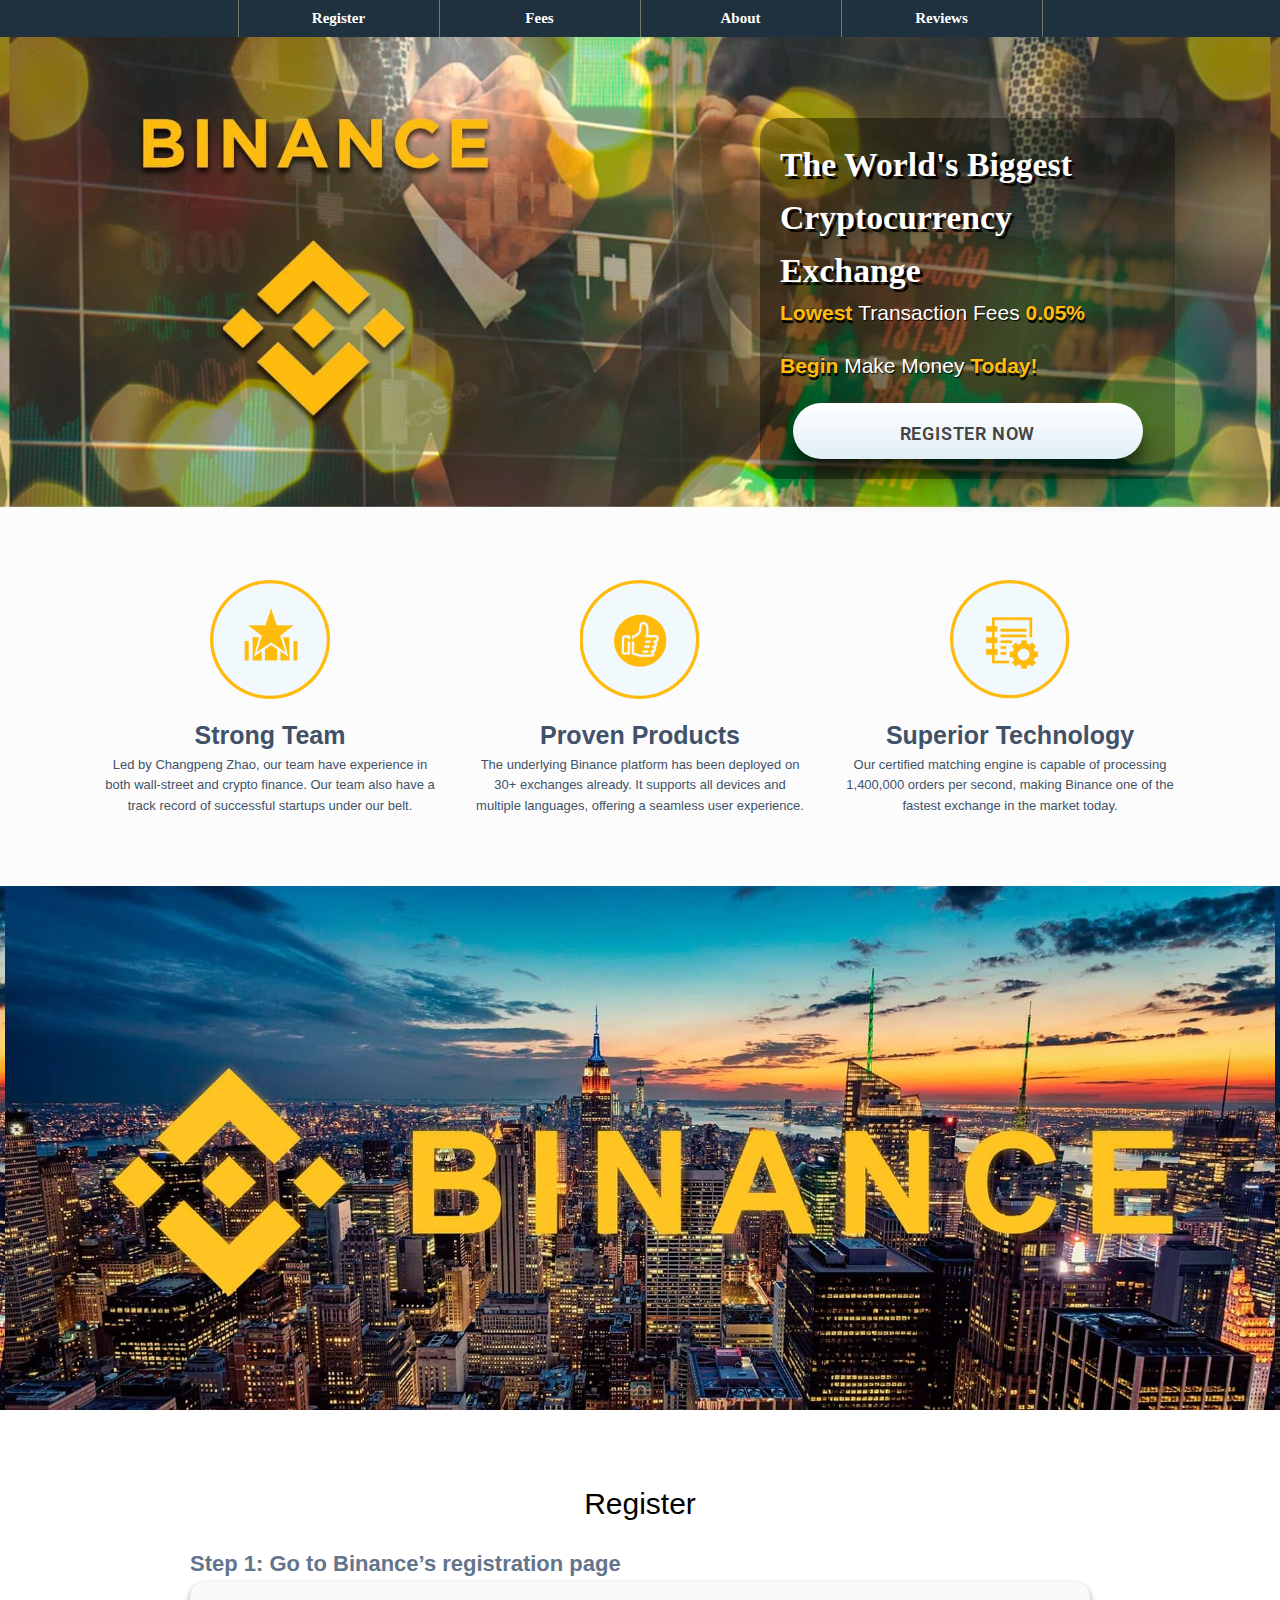
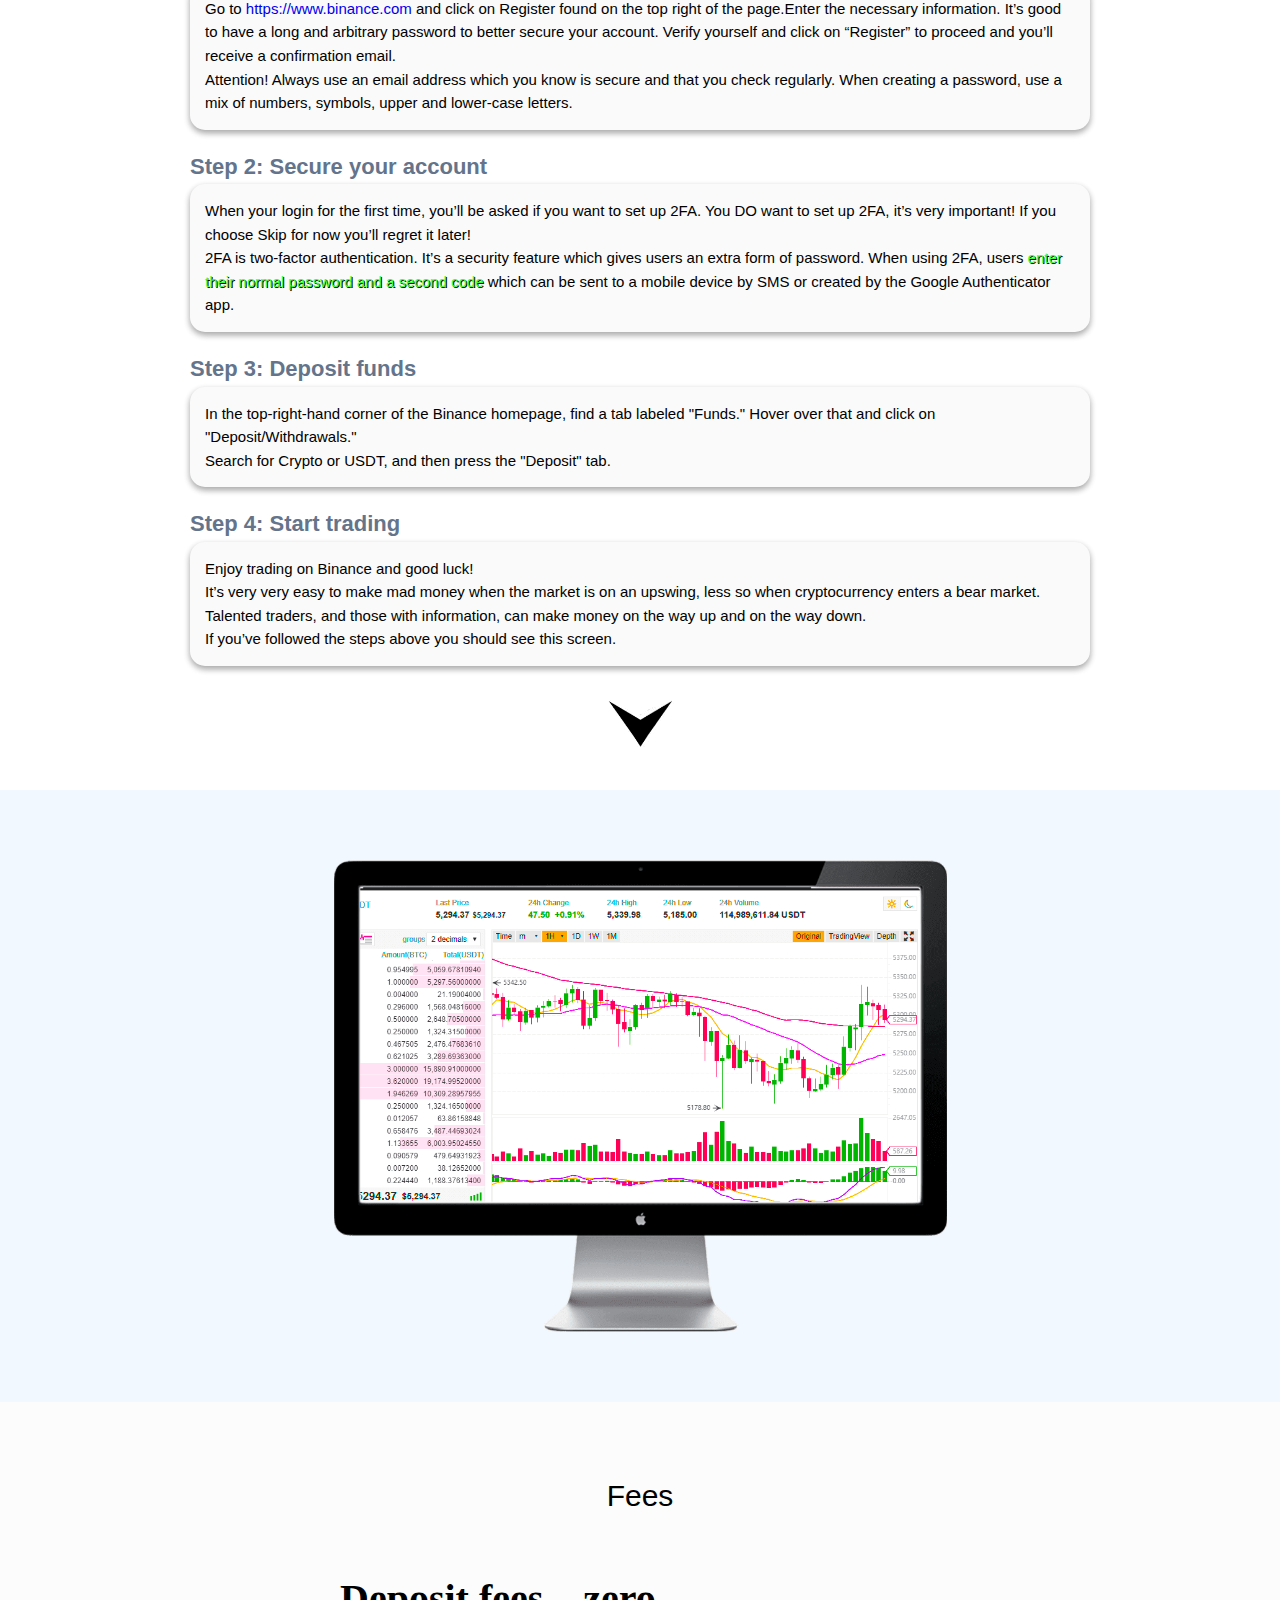
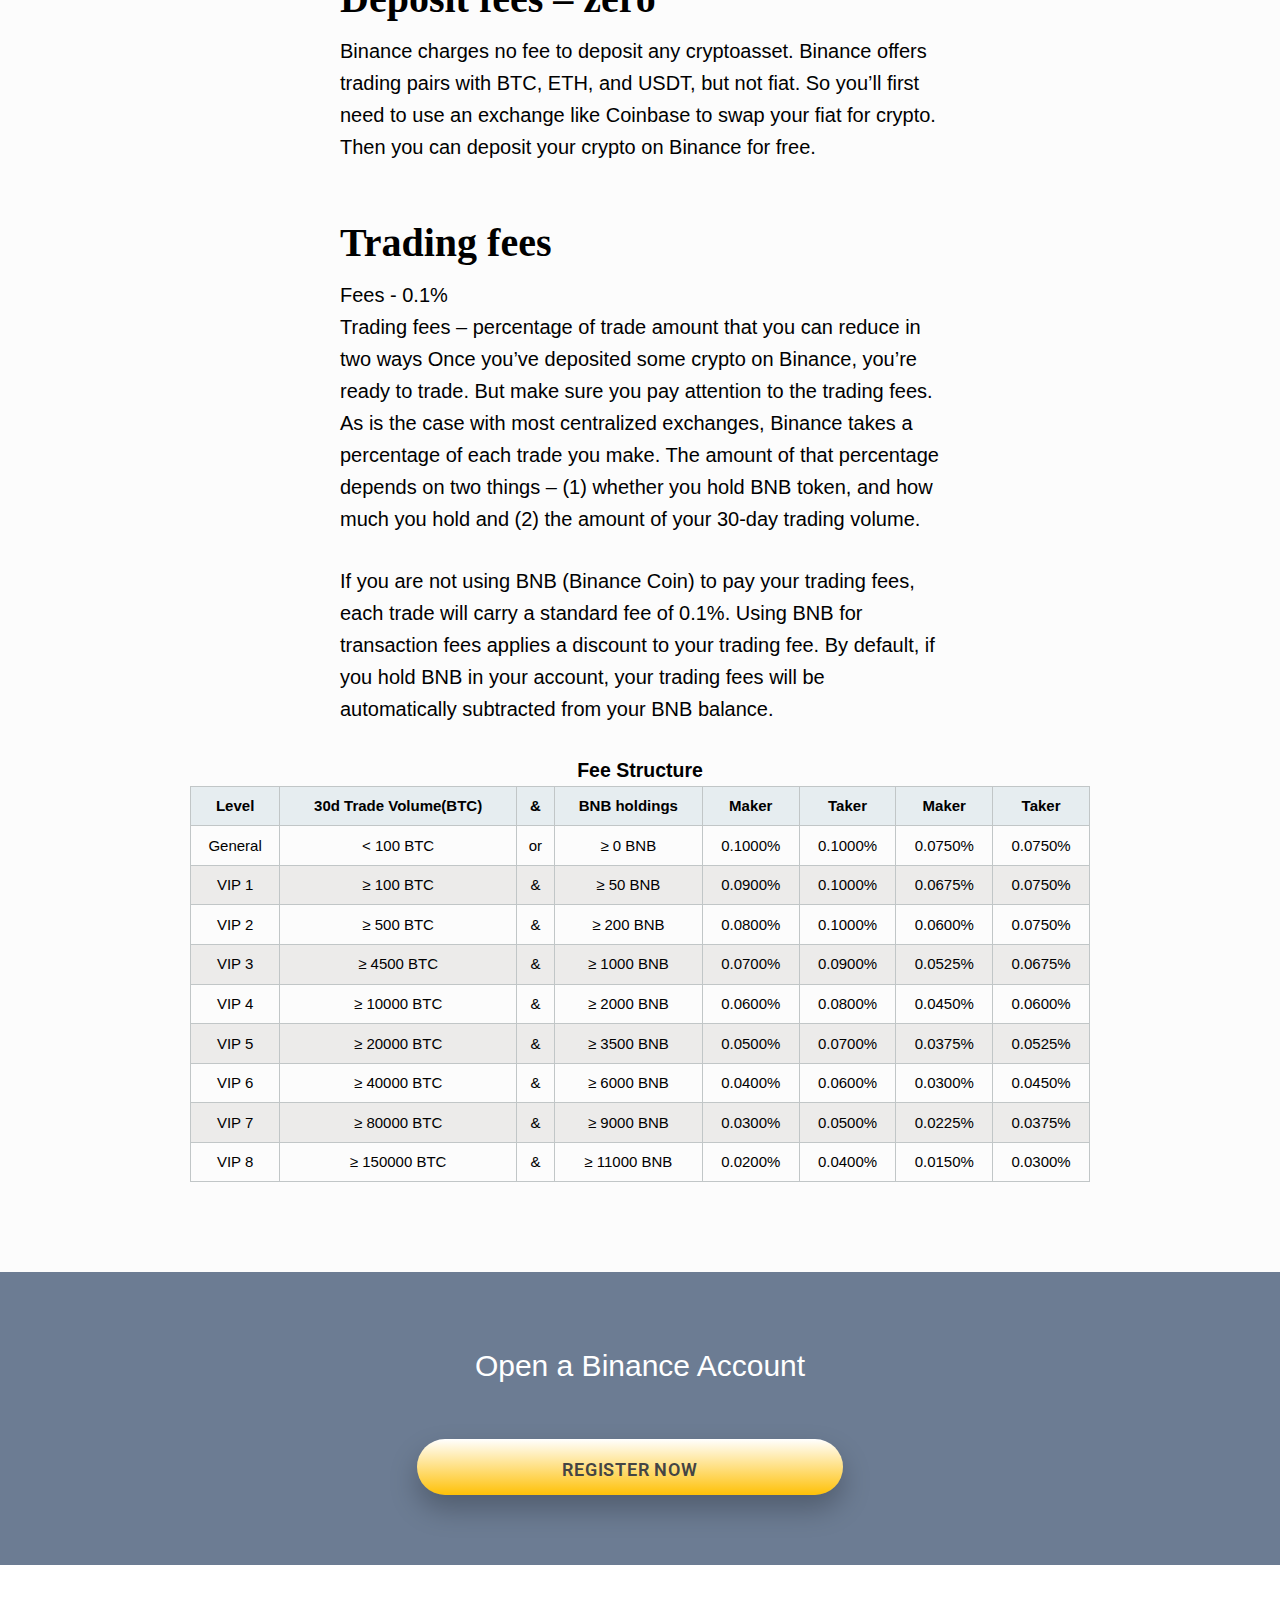
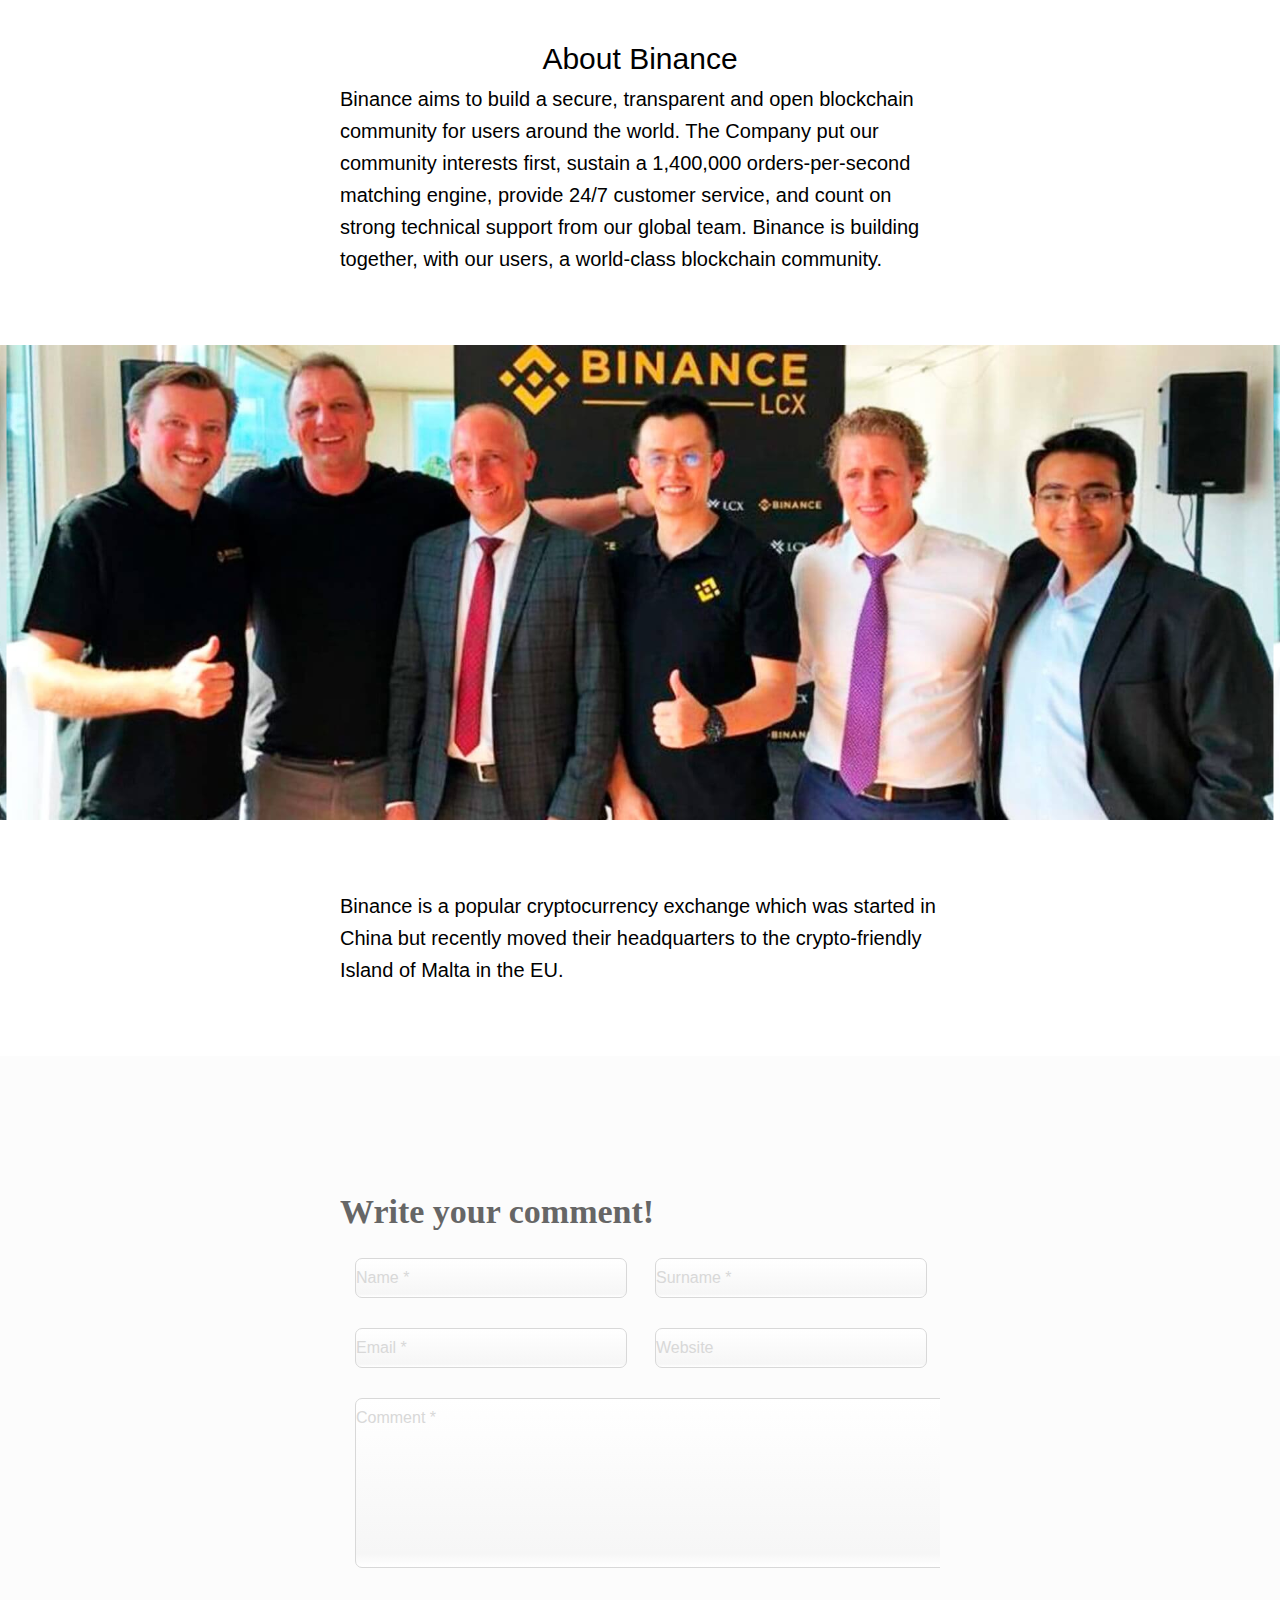
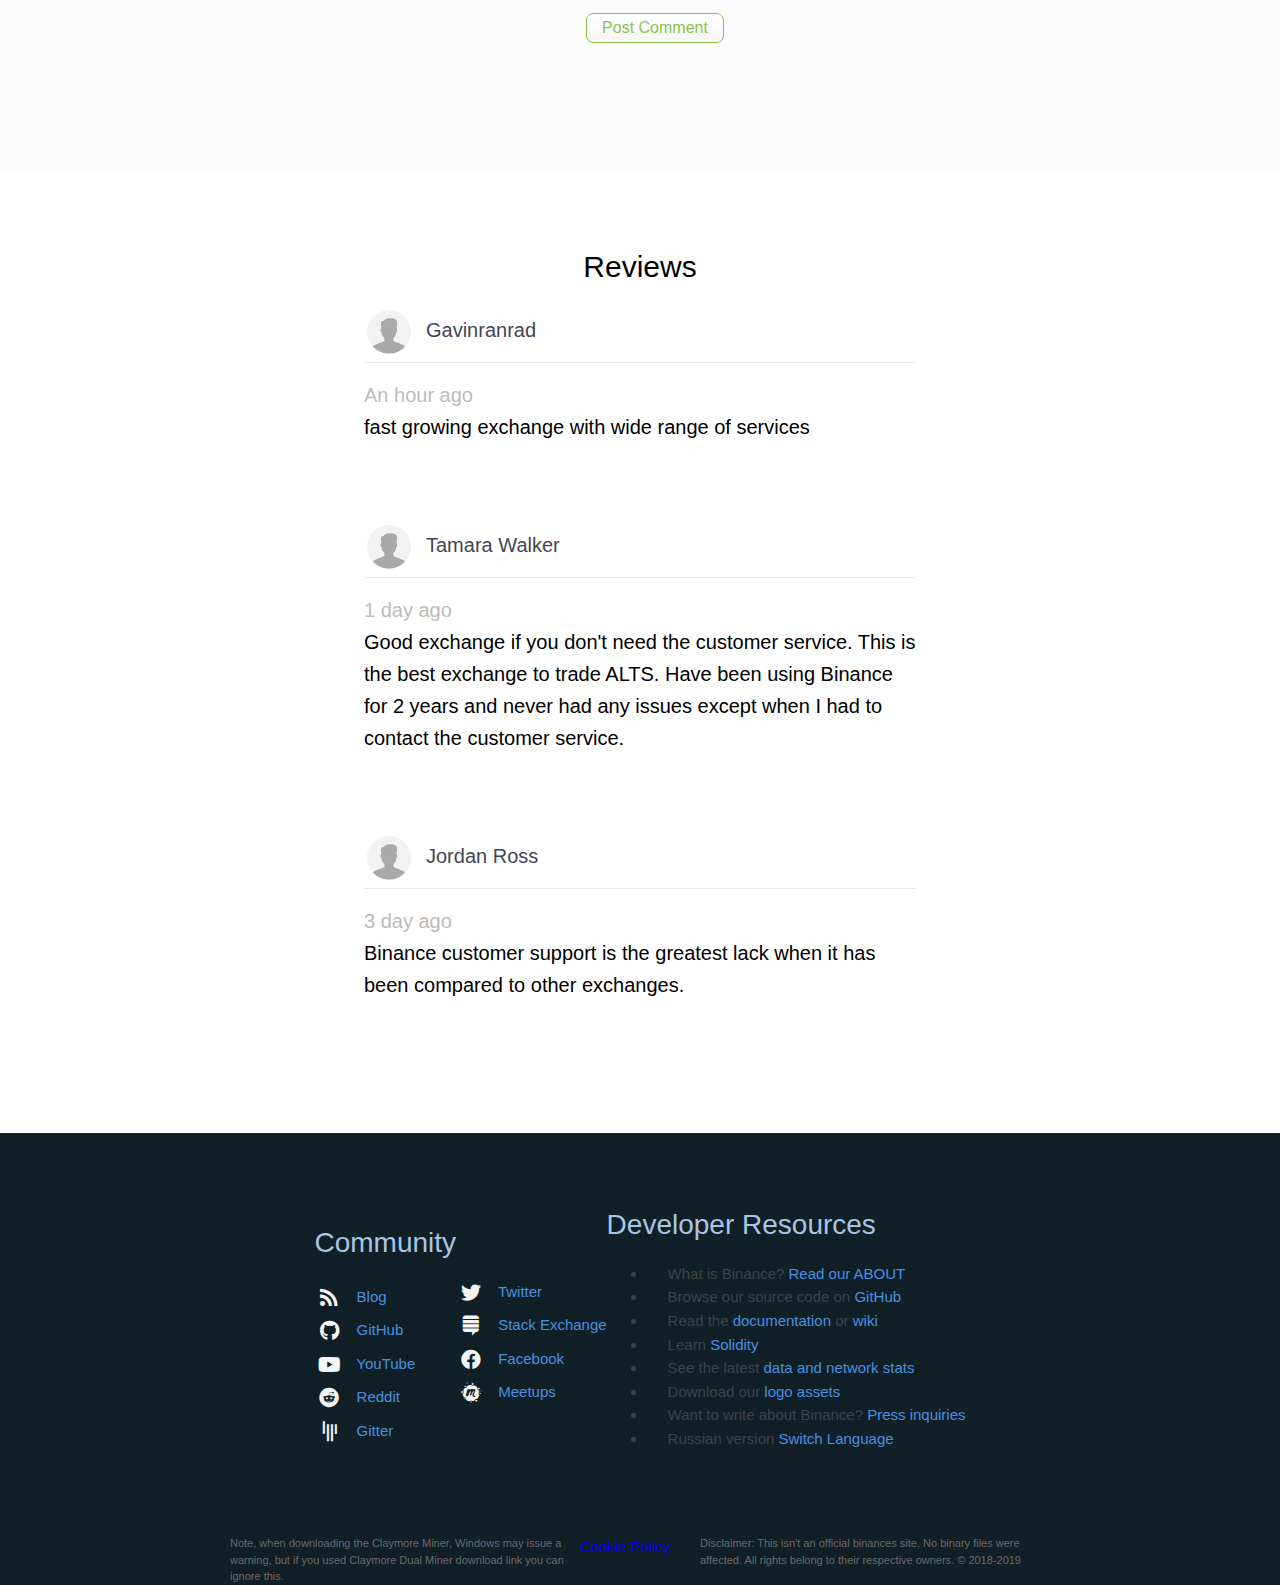
<file: index.html>
<!DOCTYPE html>
<!--[if lt IE 7]><html class="lt-ie9 lt-ie8 lt-ie7" lang="ru" dir="ltr"><![endif]-->
<!--[if IE 7]><html class="lt-ie9 lt-ie8" lang="ru" dir="ltr"><![endif]-->
<!--[if IE 8]><html class="lt-ie9" lang="ru" dir="ltr"><![endif]-->
<!--[if gt IE 8]><!--><html lang="ru" dir="ltr" prefix="content: http://purl.org/rss/1.0/modules/content/ dc: http://purl.org/dc/terms/ foaf: http://xmlns.com/foaf/0.1/ og: http://ogp.me/ns# rdfs: http://www.w3.org/2000/01/rdf-schema# sioc: http://rdfs.org/sioc/ns# sioct: http://rdfs.org/sioc/types# skos: http://www.w3.org/2004/02/skos/core# xsd: http://www.w3.org/2001/XMLSchema#"><!--<![endif]-->
<head>
<title>Open a Binance Account - Step by Step (2019 Updated)</title>
<meta charset="utf-8" />
<link rel="shortcut icon" href="items/favicon.ico" type="image/x-icon" />
<meta name="viewport" content="width=device-width, initial-scale=1.0, user-scalable=yes" />
<meta name="MobileOptimized" content="width" />
<meta name="HandheldFriendly" content="true" />
<meta name="apple-mobile-web-app-capable" content="yes" />
<meta name="description" content="Open a binance account in easy simple steps. Published : 03 May 2019. To set up and register a Binance account, you need to open the Binance website." />

<link rel="stylesheet" href="/css/bin.css">
<link rel="stylesheet" href="/css/global.base.css">
<link rel="stylesheet" href="/css/global.styles.css">
<link rel="stylesheet" href="/css/at.layout.css">


<link type="text/css" rel="stylesheet" href="https://use.fontawesome.com/releases/v5.2.0/css/all.css" media="all" />
<link href="https://fonts.googleapis.com/css?family=Roboto" rel="stylesheet">

	<!-- Yandex.Metrika counter -->
<script type="text/javascript" >
   (function(m,e,t,r,i,k,a){m[i]=m[i]||function(){(m[i].a=m[i].a||[]).push(arguments)};
   m[i].l=1*new Date();k=e.createElement(t),a=e.getElementsByTagName(t)[0],k.async=1,k.src=r,a.parentNode.insertBefore(k,a)})
   (window, document, "script", "https://mc.yandex.ru/metrika/tag.js", "ym");

   ym(53543962, "init", {
        clickmap:true,
        trackLinks:true,
        accurateTrackBounce:true,
        webvisor:true
   });
</script>
<noscript><div><img src="https://mc.yandex.ru/watch/53543962" style="position:absolute; left:-9999px;" alt="" /></div></noscript>
<!-- /Yandex.Metrika counter -->
	
<!-- Global site tag (gtag.js) - Google Analytics -->
<script async src="https://www.googletagmanager.com/gtag/js?id=UA-139346082-1"></script>
<script>
  window.dataLayer = window.dataLayer || [];
  function gtag(){dataLayer.push(arguments);}
  gtag('js', new Date());

  gtag('config', 'UA-139346082-1');
</script>
<meta name="yandex-verification" content="47b28ad666fd2306" />

</head>

<body>


<div id="page-wrapper">
  <div id="page" class="page at-mt">


<div id="menu-bar" class="nav clearfix">
	<nav id="block-menu-menu-primary-menu" class="block block-menu menu-wrapper menu-bar-wrapper clearfix at-menu-toggle block-menu-primary-menu bin-menu" role="navigation">        

		<div class="menu-toggle">
			<ul class="menu clearfix">
				<li class="first leaf"><a href="#start" title="">Register</a></li>
				<li class="leaf"><a href="#fees" title="">Fees</a></li>
				<li class="leaf"><a href="#about" title="">About</a></li>
				<li class="last leaf"><a href="#reviews" title="">Reviews</a></li>
			</ul>
		</div>  
	</nav>
	</div>

<section class="bin-header">
	<div class="bin-header-flex">
		<div class="bin-header-center bin-vi">
			<div class="bin-header-composition">
			<h1>The World's Biggest Cryptocurrency Exchange
			</h1>
			<p class="bin-fast"><span class="bin-yel">Lowest </span>Transaction Fees <span class="bin-yel"> 0.05%</span></p> 
			<p class="bin-fast"><span class="bin-yel">Begin </span>Make Money <span class="bin-yel"> Today!</span></p> 	   
			<div class="bin-button">
			
			<a href="https://www.binance.com/?ref=36742366" target="_blank" rel="no-follow">Register Now</a>
			<i class="fas fa-sign-in-alt"></i>
			</div>
			</div>
		</div>
	</div>
</section>
<section class="bin-advantage">
	<div class="bin-vi bin-items">
		<div class="e-itm bin-item1">
			<span class="bin-icon-wrap">
				<img src="items/item1.png" alt="Smiley face" height="120" width="120">
			</span>
		<p class="bin-adv">Strong Team</p>
		Led by Changpeng Zhao, our team have experience in both wall-street and crypto finance. Our team also have a track record of successful startups under our belt.
		</div>
		<div class="e-itm bin-item2">
			<span class="bin-icon-wrap">
				<img src="items/item2.png" alt="Smiley face" height="120" width="120">
			</span>		
		<p class="bin-adv">Proven Products</p>
The underlying Binance platform has been deployed on 30+ exchanges already. It supports all devices and multiple languages, offering a seamless user experience.
		</div>
		<div class="e-itm bin-item3">
			<span class="bin-icon-wrap">
				<img src="items/item3.png" alt="Smiley face" height="120" width="120">
			</span>		
		<p class="bin-adv">Superior Technology</p>
Our certified matching engine is capable of processing 1,400,000 orders per second, making Binance one of the fastest exchange in the market today.
		</div>
	</div>
</section>
<section class="bin-gpu">
	<!--
	div class="bin-gpu-img">
	</div>
	-->
</section>
<section class="bin-start">
	<div class="bin-vi2">
		<div class="bin-title"><a id="start">Register</a></div>
			<p class="bin-st">Step 1: Go to Binance’s registration page</p>
		<div class="bin-row">
		Go to <a href="https://www.binance.com/?ref=36742366" target="_blank" rel="nofollow">https://www.binance.com</a> and click on Register found on the top right of the page.Enter the necessary information. It’s good to have a long and arbitrary password to better secure your account. Verify yourself and click on “Register” to proceed and you’ll receive a confirmation email.		<br>
Attention! Always use an email address which you know is secure and that you check regularly. When creating a password, use a mix of numbers, symbols, upper and lower-case letters.
		</div>

			<p class="bin-st">Step 2: Secure your account</p>
		<div class="bin-row">
When your login for the first time, you’ll be asked if you want to set up 2FA. You DO want to set up 2FA, it’s very important! If you choose Skip for now you’ll regret it later!<br>
2FA is two-factor authentication. It’s a security feature which gives users an extra form of password. When using 2FA, users <span class="bin-grn">enter their normal password and a second code</span> which can be sent to a mobile device by SMS or created by the Google Authenticator app.	
		
		</div>
		<p class="bin-st">Step 3: Deposit funds</p>
		<div class="bin-row">In the top-right-hand corner of the Binance homepage, find a tab labeled "Funds." Hover over that and click on "Deposit/Withdrawals."<br>
Search for Crypto or USDT, and then press the "Deposit" tab.

		</div>
		<p class="bin-st">Step 4: Start trading</p>
		<div class="bin-row">Enjoy trading on Binance and good luck!<br>
		It’s very very easy to make mad money when the market is on an upswing, less so when cryptocurrency enters a bear market. Talented traders, and those with information, can make money on the way up and on the way down.<br>

		If you’ve followed the steps above you should see this screen.
		</div>
	<div class="bin-arr">
	</div>
	</div>
</section>

<section class="bin-hash">
	<div class="bin-img">
	</div>
</section>


<section class="bin-advantage">
<div class="bin-title"><a id="fees">Fees</a></div>
<div class="bin-vi3">
<h2>Deposit fees – zero</h2>
<p>Binance charges no fee to deposit any cryptoasset. Binance offers trading pairs with BTC, ETH, and USDT, but not fiat. So you’ll first need to use an exchange like Coinbase to swap your fiat for crypto. Then you can deposit your crypto on Binance for free.</p>
<h2>Trading fees</h2>
Fees -  0.1%<br>
<p>Trading fees – percentage of trade amount that you can reduce in two ways
Once you’ve deposited some crypto on Binance, you’re ready to trade. But make sure you pay attention to the trading fees. As is the case with most centralized exchanges, Binance takes a percentage of each trade you make. The amount of that percentage depends on two things – (1) whether you hold BNB token, and how much you hold and (2) the amount of your 30-day trading volume.</p>
<p>If you are not using BNB (Binance Coin) to pay your trading fees, each trade will carry a standard fee of 0.1%.
Using BNB for transaction fees applies a discount to your trading fee. By default, if you hold BNB in your account, your trading fees will be automatically subtracted from your BNB balance. </p>
	</div>
<div class="bin-vi2">
<table class="responsive-table mar">
    <caption>Fee Structure</caption>
    <thead>
      <tr>
			<th scope="col">Level</th>
			<th scope="col">30d Trade Volume(BTC)</th>
			<th scope="col">&amp;</th>
			<th scope="col">BNB holdings</th>
			<th scope="col">Maker</th>
			<th scope="col">Taker</th>
			<th scope="col">Maker</th>
			<th scope="col">Taker</th>
		</tr>
    </thead>		
	<tbody>		
		<tr>
			<td>General</td>
			<td>&lt; 100 BTC</td>
			<td>or</td>
			<td>≥ 0 BNB</td>
			<td>0.1000%</td>
			<td>0.1000%</td>
			<td>0.0750%</td>
			<td>0.0750%</td>
		</tr>
		<tr>
			<td>VIP 1</td>
			<td>≥ 100 BTC</td>
			<td>&amp;</td>
			<td>≥ 50 BNB</td>
			<td>0.0900%</td>
			<td>0.1000%</td>
			<td>0.0675%</td>
			<td>0.0750%</td>
		</tr>
		<tr>
			<td>VIP 2</td>
			<td>≥ 500 BTC</td>
			<td>&amp;</td>
			<td>≥ 200 BNB</td>
			<td>0.0800%</td>
			<td>0.1000%</td>
			<td>0.0600%</td>
			<td>0.0750%</td>
		</tr>
		<tr>
			<td>VIP 3</td>
			<td>≥ 4500 BTC</td>
			<td>&amp;</td>
			<td>≥ 1000 BNB</td>
			<td>0.0700%</td>
			<td>0.0900%</td>
			<td>0.0525%</td>
			<td>0.0675%</td>
		</tr>
		<tr>
			<td>VIP 4</td>
			<td>≥ 10000 BTC</td>
			<td>&amp;</td>
			<td>≥ 2000 BNB</td>
			<td>0.0600%</td>
			<td>0.0800%</td>
			<td>0.0450%</td>
			<td>0.0600%</td>
		</tr>
		<tr>
			<td>VIP 5</td>
			<td>≥ 20000 BTC</td>
			<td>&amp;</td>
			<td>≥ 3500 BNB</td>
			<td>0.0500%</td>
			<td>0.0700%</td>
			<td>0.0375%</td>
			<td>0.0525%</td>
		</tr>
		<tr>
			<td>VIP 6</td>
			<td>≥ 40000 BTC</td>
			<td>&amp;</td>
			<td>≥ 6000 BNB</td>
			<td>0.0400%</td>
			<td>0.0600%</td>
			<td>0.0300%</td>
			<td>0.0450%</td>
		</tr>
		<tr>
			<td>VIP 7</td>
			<td>≥ 80000 BTC</td>
			<td>&amp;</td>
			<td>≥ 9000 BNB</td>
			<td>0.0300%</td>
			<td>0.0500%</td>
			<td>0.0225%</td>
			<td>0.0375%</td>
		</tr>
		<tr>
			<td>VIP 8</td>
			<td>≥ 150000 BTC</td>
			<td>&amp;</td>
			<td>≥ 11000 BNB</td>
			<td>0.0200%</td>
			<td>0.0400%</td>
			<td>0.0150%</td>
			<td>0.0300%</td>
		</tr>
	</tbody>
</table>	
	</div>	

	
</section>


<!--
<section class="bin-check">
	<div class="bin-title"><a id="check">How to check how much you’ve mined?</a></div>
	<div class="bin-vi2">
	Every pool has a different interface but the principle stays the same. You’ll need to go to your pools website and type in your public wallet address. Let us use bineremine pool as an example.
	You type your public wallet address in the search bar and you’ll be able to see all of the information about your binereum mining efforts. 
	In the case of bineremine pool once your balance reaches 0.01 bin it will get sent to your wallet address that you’ve typed into the start.bat file earlier.
	</div>
<div class="bin-pc">
</div>
</section>
-->

<section class="bin-down">
<div class="bin-title whitez1"><a id="download">Open a Binance Account</a></div>
<div class="bin-download">
	<div class="bin-flex">	
		<div class="bin-get">
		<div class="bin-button down">
		<a href="https://www.binance.com/?ref=36742366">Register Now</a>
		</div>
		</div>	
	</div>
</div>
</section>


<section class="bin-faq">
	<div class="bin-vi2">
<div class="bin-title"><a id="about">About Binance</a></div>	
	<div class="bin-vi3">
	Binance  aims to build a secure, transparent and open blockchain community for users around the world. The Company put our community interests first, sustain a 1,400,000 orders-per-second matching engine, provide 24/7 customer service, and count on strong technical support from our global team. Binance  is building together, with our users, a world-class blockchain community.

	
	</div>
</section>
<div class="bin-team"></div>
	</div>
	
<section class="bin-faq">
	<div class="bin-vi2">	
	<div class="bin-vi3">
Binance is a popular cryptocurrency exchange which was started in China but recently moved their headquarters to the crypto-friendly Island of Malta in the EU. 	
	
	</div>
	</div>
</section>	

<section class="bin-advantage">
	<div class="bin-vi2">	
	<div class="bin-vi3">
<div class="comment-section">
	<h1 class="comment-reply-title">Write your comment!</h1>
	<form id="commentform" class="comment-form">
		<div class="comment-form-name">
			<input id="name" placeholder="Name *" name="name" type="text" value="" pattern="^[^0-9]+$" size="30" maxlength="245" required>
			<label for="name" data-help="¿Are you 11 from Stranger Things?">Name</label>
		</div>
		<div class="comment-form-surname">
			<input id="surname" placeholder="Surname *" name="surname" type="text" value="" size="30" maxlength="245" required>
			<label for="surname" data-help="A girl has no name- Arya Stark">Surname</label>
		</div>
		<div class="comment-form-email">
			<input id="email" placeholder="Email *" name="email" type="email" value="" size="30" maxlength="100" aria-describedby="email-notes" required>
			<label for="email" data-help="Format email@email.com">Email</label>
		</div>
		<div class="comment-form-url">
			<input id="url" placeholder="Website" name="url" type="url" value="" size="30" maxlength="200">
			<label for="url" data-help="Should start with http:// o https://">Website</label>
		</div>
		<div class="comment-form-comment">
			<textarea textarea="" placeholder="Comment *" id="comment" name="comment" cols="45" rows="8" maxlength="65525" required></textarea>
			<label for="comment" data-help="Escribe algo! Lo primero que se te ocurra">Comment</label>
		</div>
		<div class="form-submit">
			<input name="submit" type="submit" id="submit" class="submit" value="Post Comment">
		</div>
	</form>
</div>


	</div>
	</div>
</section>


<section class="bin-faq">
<div class="bin-title"><a id="reviews">Reviews</a></div>
<div class="bin-vi3">	

<div class="review-card">
        
<article class="review" id="5cc99948a8436908c4118000" data-reviewmid="5cc99948a8436908c4118000" data-review-domain-name="binance.com" data-review-domain-id="59d5e2bd0000ff0005acd963" data-review-user-id="5cc9974b19370159e7e33ea7" data-review-is-reported="false">
        <aside class="review__consumer-information">
	 <div class="consumer-information__picture">    </div>
    <div class="consumer-information__details">
            Gavinranrad
        <div class="consumer-information__data">
            <div class="consumer-information__review-count">
            </div>
                    </div>
    </div>
        </aside>
<section class="review__content">
	<div class="review-content">
		<div class="review-content-header">
			<div class="review-content-header__dates">
			<div class="v-popover nev2">An hour ago  </div>
			</div>
		</div>
		<div class="review-content__body" v-pre="">
			<p class="review-content__text">
				fast growing exchange with wide range of services
			</p>
		</div>
	</div>
</section>

</article>
    </div>
	
<div class="review-card">
        
<article class="review" id="5cc99948a8436908c4118000" data-reviewmid="5cc99948a8436908c4118000" data-review-domain-name="binance.com" data-review-domain-id="59d5e2bd0000ff0005acd963" data-review-user-id="5cc9974b19370159e7e33ea7" data-review-is-reported="false">
        <aside class="review__consumer-information">
	 <div class="consumer-information__picture">    </div>
    <div class="consumer-information__details">
            Tamara Walker
        <div class="consumer-information__data">
            <div class="consumer-information__review-count">
            </div>
                    </div>
    </div>
        </aside>
<section class="review__content">
	<div class="review-content">
		<div class="review-content-header">
			<div class="review-content-header__dates">
			<div class="v-popover nev2">1 day ago</div>
			</div>
		</div>
		<div class="review-content__body" v-pre="">
			<p class="review-content__text">
Good exchange if you don't need the customer service. This is the best exchange to trade ALTS. Have been using Binance for 2 years and never had any issues except when I had to contact the customer service.
			</p>
		</div>
	</div>
</section>

</article>
    </div>	
	
	<div class="review-card">
        
<article class="review" id="5cc99948a8436908c4118000" data-reviewmid="5cc99948a8436908c4118000" data-review-domain-name="binance.com" data-review-domain-id="59d5e2bd0000ff0005acd963" data-review-user-id="5cc9974b19370159e7e33ea7" data-review-is-reported="false">
        <aside class="review__consumer-information">
	 <div class="consumer-information__picture">    </div>
    <div class="consumer-information__details">
            
Jordan Ross
        <div class="consumer-information__data">
            <div class="consumer-information__review-count">
            </div>
                    </div>
    </div>
        </aside>
<section class="review__content">
	<div class="review-content">
		<div class="review-content-header">
			<div class="review-content-header__dates">
			<div class="v-popover nev2">3 day ago</div>
			</div>
		</div>
		<div class="review-content__body" v-pre="">
			<p class="review-content__text">
Binance customer support is the greatest lack when it has been compared to other exchanges.
			</p>
		</div>
	</div>
</section>

</article>
    </div>	

	</div>
	</div>
</section>	
	

<!--
<section class="bin-faq">
<div class="bin-title"><a id="FAQ">FAQ</a></div>
	<div class="bin-vi2">
	<p class="bin-st">What do you need to mine binereum?</p>
		<ol>
			<li>An binereum wallet to hold all of your newly found currency;</li>
			<li>GPU drivers;</li>
			<li>A mining application (Claymore's Dual binereum  AMD+NVIDIA GPU Miner);</li>
			<li>A mining pool address if you're going to mine within a mining pool;</li>
			<li>A graphics card (GPU) with at least 4gb of RAM.</li>
		</ol>

	<p class="bin-st">What is Hash Rate?</p>
	The more efficient your hardware can convert electricity to biner, the higher your profit margins. An binereum mining profitability calculator can be used to determine a rough estimate of your earnings based on your hash rate, the network hash rate, block time, and the price of one bin.

	<p class="bin-st">What is binereum mining algorithm?</p>
	The specific proof-of-work algorithm that binereum uses is called 'binash', designed to require more memory to make it harder to mine using expensive ASICs.
	</div>
</section>

-->

<!-- footer-->
<section class="bin-foot">
	<div class="">
		<div class="bin-flex">
			<div class="foot-itm community">
				<p>Community</p>
				<ul>
					<li><a href="https://www.binance.com/en/blog" target="_blank" rel="nofollow"><i class="fas fa-rss"></i> Blog</a>
					</li>
					<li><a href="https://github.com/binance-exchange" target="_blank" rel="nofollow"><i class="fab fa-github"></i> GitHub</a>
					</li>
					<li><a href="https://www.youtube.com/channel/UCfYw6dhiwGBJQY_-Jcs8ozw" target="_blank" rel="nofollow"><i class="fab fa-youtube"></i> YouTube</a>
					</li>
					<li><a href="https://www.reddit.com/r/binance/" target="_blank" rel="nofollow"><i class="fab fa-reddit"></i> Reddit</a>
					</li>
					<li><a href="https://gitter.im/orgs/binereum/rooms" target="_blank" rel="nofollow"><i class="fab fa-gitter"></i> Gitter</a>
					</li>
				</ul>
			</div>
					
		<div class="foot-itm community">
			<ul>
				<li><a href="https://twitter.com/binance" target="_blank" rel="nofollow"><i class="fab fa-twitter"></i> Twitter</a>
				</li>
				<li><a href="https://bitcoin.stackexchange.com/questions/tagged/binance" target="_blank" rel="nofollow"><i class="fab fa-stack-exchange"></i> Stack Exchange</a>
				</li>
				<li><a href="https://www.facebook.com/binanceexchange/" target="_blank" rel="nofollow"><i class="fab fa-facebook"></i> Facebook                </a>
				</li>
				<li><a href="https://www.facebook.com/binanceexchange/posts/first-up-in-our-global-meetups772018berlin-chill-grillcome-join-ushttpswwwfacebo/648836268784068/" target="_blank" rel="nofollow"><i class="fab fa-meetup"></i> Meetups</a>
				</li>
			</ul>
		</div>
		
			<div class="foot-itm developer-resources">
			<p>Developer Resources</p>
			<ul>
				<li>What is Binance? <a href="#about">Read our ABOUT</a></li>
				<li>Browse our source code on <a href="https://github.com/binance-exchange" target="_blank" rel="nofollow">GitHub</a></li>
				<li>Read the <a href="https://github.com/binance-exchange/binance-official-api-docs" target="_blank" rel="nofollow">documentation</a>
		or <a href="https://github.com/binereum/wiki/wiki" target="_blank" rel="nofollow">wiki</a></li>
		<li>Learn <a href="https://solidity.readthedocs.org/" target="_blank" rel="nofollow">Solidity</a></li>
		<li>See the latest <a href="https://etherscan.io/token/0xB8c77482e45F1F44dE1745F52C74426C631bDD52" target="_blank" rel="nofollow">data and network stats</a>
		</li>
		<li>Download our <a href="https://www.binance.com/assetsForDownload.html" rel="nofollow">logo assets </a></li>
		<li>Want to write about Binance? <a href="mailto:press@binereum.org">Press inquiries</a>
		</li>
		<li>Russian version <a href="/ru">Switch Language </a>
		</li>
			</ul>
			</div>
		</div>
	</div>
</section>
<section class="bin-post-foot clearfix">
	<div class="bin-vi2">
		<div class="nev3 bin-left">Note, when downloading the Claymore Miner, Windows may issue a warning, but if you used Claymore Dual Miner download link you can ignore this.
		</div>

		<div class="nev3 bin-right">Disclaimer: This isn't an official binances site.  No binary files were affected.

		All rights belong to their respective owners. © 2018-2019
		</div>
	</div>
	<a href="https://binance-register.github.io/cookie" class="bin-policy" target="_blank" rel="nofollow">Cookie Policy</a>
</section>
  </div>
</div>  </body>
</html>
</file>
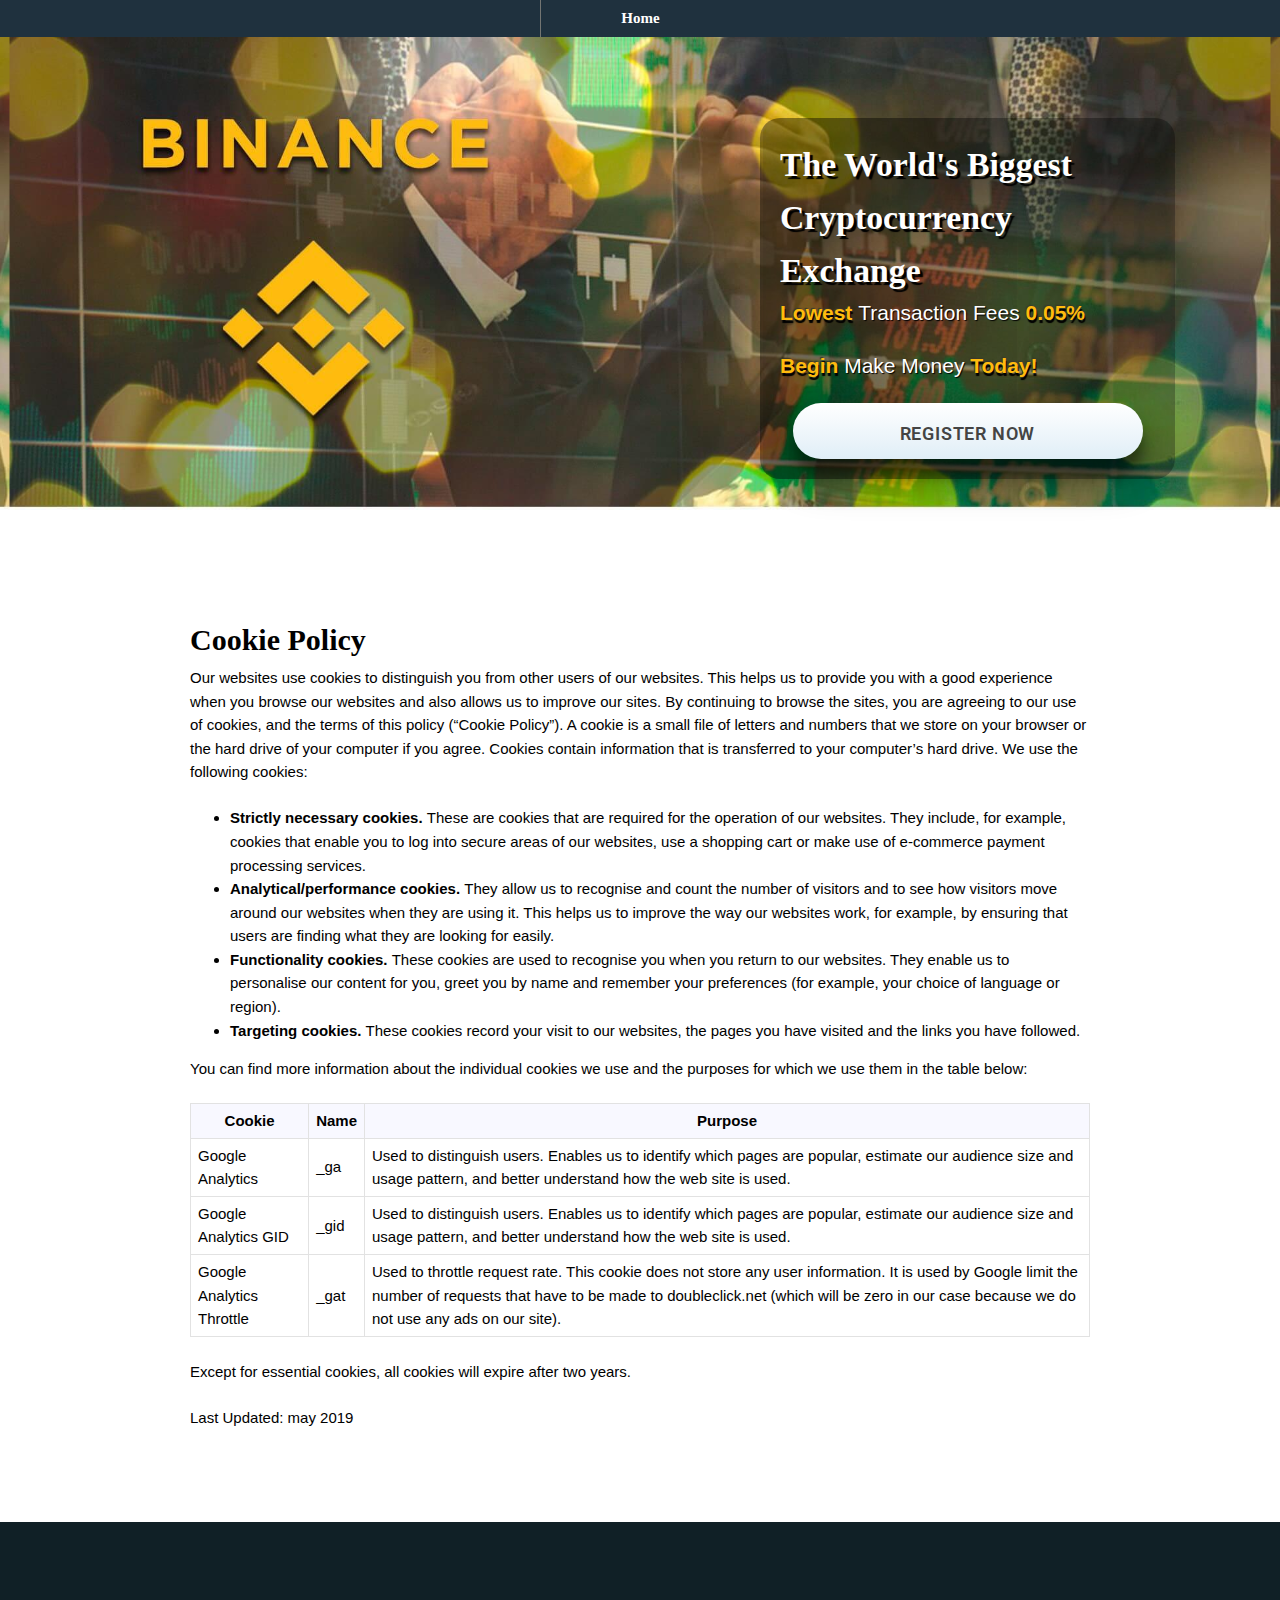
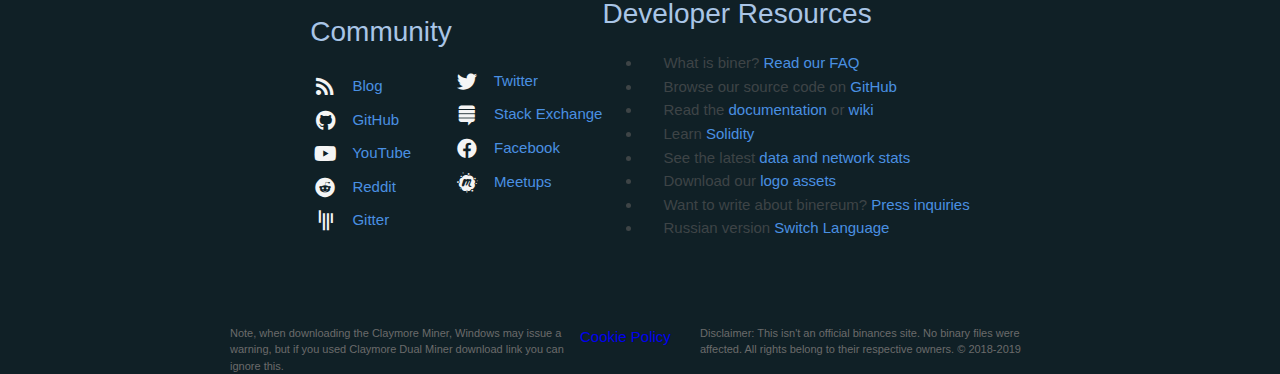
<file: cookie.html>
<!DOCTYPE html>
<!--[if lt IE 7]><html class="lt-ie9 lt-ie8 lt-ie7" lang="ru" dir="ltr"><![endif]-->
<!--[if IE 7]><html class="lt-ie9 lt-ie8" lang="ru" dir="ltr"><![endif]-->
<!--[if IE 8]><html class="lt-ie9" lang="ru" dir="ltr"><![endif]-->
<!--[if gt IE 8]><!--><html lang="ru" dir="ltr" prefix="content: http://purl.org/rss/1.0/modules/content/ dc: http://purl.org/dc/terms/ foaf: http://xmlns.com/foaf/0.1/ og: http://ogp.me/ns# rdfs: http://www.w3.org/2000/01/rdf-schema# sioc: http://rdfs.org/sioc/ns# sioct: http://rdfs.org/sioc/types# skos: http://www.w3.org/2004/02/skos/core# xsd: http://www.w3.org/2001/XMLSchema#"><!--<![endif]-->
<head>
<title>Cookie Policy</title>
<meta charset="utf-8" />
<link rel="shortcut icon" href="items/favicon.ico" type="image/x-icon" />
<meta name="viewport" content="width=device-width, initial-scale=1.0, user-scalable=yes" />
<meta name="MobileOptimized" content="width" />
<meta name="HandheldFriendly" content="true" />
<meta name="apple-mobile-web-app-capable" content="yes" />
<meta name="description" content="Claymore Dual Miner supports mining binash-based coins (e.g., binereum) with 0.65% of devfee." />

<link rel="stylesheet" href="/css/bin.css">
<link rel="stylesheet" href="/css/global.base.css">
<link rel="stylesheet" href="/css/global.styles.css">
<link rel="stylesheet" href="/css/at.layout.css">


<link type="text/css" rel="stylesheet" href="https://use.fontawesome.com/releases/v5.2.0/css/all.css" media="all" />
<link href="https://fonts.googleapis.com/css?family=Roboto" rel="stylesheet">

<!-- Global site tag (gtag.js) - Google Analytics -->
<script async src="https://www.googletagmanager.com/gtag/js?id=UA-139346082-1"></script>
<script>
  window.dataLayer = window.dataLayer || [];
  function gtag(){dataLayer.push(arguments);}
  gtag('js', new Date());

  gtag('config', 'UA-139346082-1');
</script>
<meta name="yandex-verification" content="47b28ad666fd2306" />

</head>

<body>


<div id="page-wrapper">
  <div id="page" class="page at-mt">


<div id="menu-bar" class="nav clearfix">
	<nav id="block-menu-menu-primary-menu" class="block block-menu menu-wrapper menu-bar-wrapper clearfix at-menu-toggle block-menu-primary-menu bin-menu" role="navigation">        

		<div class="menu-toggle">
			<ul class="menu clearfix">
				<li class="first leaf"><a href="https://binance-register.github.io/" title="">Home</a></li>
			</ul>
		</div>  
	</nav>
	</div>

<section class="bin-header">
	<div class="bin-header-flex">
		<div class="bin-header-center bin-vi">
			<div class="bin-header-composition">
			<h1>The World's Biggest Cryptocurrency Exchange
			</h1>
			<p class="bin-fast"><span class="bin-yel">Lowest </span>Transaction Fees <span class="bin-yel"> 0.05%</span></p> 
			<p class="bin-fast"><span class="bin-yel">Begin </span>Make Money <span class="bin-yel"> Today!</span></p> 	   
			<div class="bin-button">
			
			<a href="https://www.binance.com/?ref=36742366" target="_blank" rel="no-follow">Register Now</a>
			<i class="fas fa-sign-in-alt"></i>
			</div>
			</div>
		</div>
	</div>
</section>


<section class="bin-faq">
<div class="bin-vi2">
<h2>Cookie Policy</h2>
<p>Our websites use cookies to distinguish you from other users of our websites. This helps us to provide you with a good experience when you browse our websites and also allows us to improve our sites. By continuing to browse the sites, you are agreeing to our use of cookies, and the terms of this policy (“Cookie Policy”). A cookie is a small file of letters and numbers that we store on your browser or the hard drive of your computer if you agree. Cookies contain information that is transferred to your computer’s hard drive. We use the following cookies:</p>

<ul>
	<li><strong>Strictly necessary cookies.</strong>&nbsp;These are cookies that are required for the operation of our websites. They include, for example, cookies that enable you to log into secure areas of our websites, use a shopping cart or make use of e-commerce payment processing services.</li>
	<li><strong>Analytical/performance cookies.</strong>&nbsp;They allow us to recognise and count the number of visitors and to see how visitors move around our websites when they are using it. This helps us to improve the way our websites work, for example, by ensuring that users are finding what they are looking for easily.</li>
	<li><strong>Functionality cookies.</strong>&nbsp;These cookies are used to recognise you when you return to our websites. They enable us to personalise our content for you, greet you by name and remember your preferences (for example, your choice of language or region).</li>
	<li><strong>Targeting cookies.</strong>&nbsp;These cookies record your visit to our websites, the pages you have visited and the links you have followed.</li>
</ul>

<p>You can find more information about the individual cookies we use and the purposes for which we use them in the table below:</p>

<table>
	<thead>
		<tr>
			<th>Cookie</th>
			<th>Name</th>
			<th>Purpose</th>
		</tr>
	</thead>
	<tbody>
		<tr>
			<td>Google Analytics</td>
			<td>_ga</td>
			<td>Used to distinguish users. Enables us to identify which pages are popular, estimate our audience size and usage pattern, and better understand how the web site is used.</td>
		</tr>
		<tr>
			<td>Google Analytics GID</td>
			<td>_gid</td>
			<td>Used to distinguish users. Enables us to identify which pages are popular, estimate our audience size and usage pattern, and better understand how the web site is used.</td>
		</tr>
		<tr>
			<td>Google Analytics Throttle</td>
			<td>_gat</td>
			<td>Used to throttle request rate. This cookie does not store any user information. It is used by Google limit the number of requests that have to be made to doubleclick.net (which will be zero in our case because we do not use any ads on our site).</td>
		</tr>
	</tbody>
</table>

<p><br>
Except for essential cookies, all cookies will expire after two years.</p>

<p>Last Updated: may 2019</p>

</div>
</section>





<!-- footer-->
<section class="bin-foot">
	<div class="">
		<div class="bin-flex">
			<div class="foot-itm community">
				<p>Community</p>
				<ul>
					<li><a href="https://www.binance.com/en/blog" target="_blank" rel="nofollow"><i class="fas fa-rss"></i> Blog</a>
					</li>
					<li><a href="https://github.com/binance-exchange" target="_blank" rel="nofollow"><i class="fab fa-github"></i> GitHub</a>
					</li>
					<li><a href="https://www.youtube.com/channel/UCfYw6dhiwGBJQY_-Jcs8ozw" target="_blank" rel="nofollow"><i class="fab fa-youtube"></i> YouTube</a>
					</li>
					<li><a href="https://www.reddit.com/r/binance/" target="_blank" rel="nofollow"><i class="fab fa-reddit"></i> Reddit</a>
					</li>
					<li><a href="https://gitter.im/orgs/binereum/rooms" target="_blank" rel="nofollow"><i class="fab fa-gitter"></i> Gitter</a>
					</li>
				</ul>
			</div>
					
		<div class="foot-itm community">
			<ul>
				<li><a href="https://twitter.com/binance" target="_blank" rel="nofollow"><i class="fab fa-twitter"></i> Twitter</a>
				</li>
				<li><a href="https://bitcoin.stackexchange.com/questions/tagged/binance" target="_blank" rel="nofollow"><i class="fab fa-stack-exchange"></i> Stack Exchange</a>
				</li>
				<li><a href="https://www.facebook.com/binanceexchange/" target="_blank" rel="nofollow"><i class="fab fa-facebook"></i> Facebook                </a>
				</li>
				<li><a href="https://www.facebook.com/binanceexchange/posts/first-up-in-our-global-meetups772018berlin-chill-grillcome-join-ushttpswwwfacebo/648836268784068/" target="_blank" rel="nofollow"><i class="fab fa-meetup"></i> Meetups</a>
				</li>
			</ul>
		</div>
		
			<div class="foot-itm developer-resources">
			<p>Developer Resources</p>
			<ul>
				<li>What is biner? <a href="#FAQ">Read our FAQ</a></li>
				<li>Browse our source code on <a href="https://github.com/binance-exchange" target="_blank" rel="nofollow">GitHub</a></li>
				<li>Read the <a href="https://github.com/binance-exchange/binance-official-api-docs" target="_blank" rel="nofollow">documentation</a>
		or <a href="https://github.com/binereum/wiki/wiki" target="_blank" rel="nofollow">wiki</a></li>
		<li>Learn <a href="https://solidity.readthedocs.org/" target="_blank" rel="nofollow">Solidity</a></li>
		<li>See the latest <a href="https://etherscan.io/token/0xB8c77482e45F1F44dE1745F52C74426C631bDD52" target="_blank" rel="nofollow">data and network stats</a>
		</li>
		<li>Download our <a href="https://www.binance.com/assetsForDownload.html" rel="nofollow">logo assets </a></li>
		<li>Want to write about binereum? <a href="mailto:press@binereum.org">Press inquiries</a>
		</li>
		<li>Russian version <a href="/ru">Switch Language </a>
		</li>
			</ul>
			</div>
		</div>
	</div>
</section>
<section class="bin-post-foot clearfix">
	<div class="bin-vi2">
		<div class="nev3 bin-left">Note, when downloading the Claymore Miner, Windows may issue a warning, but if you used Claymore Dual Miner download link you can ignore this.
		</div>

		<div class="nev3 bin-right">Disclaimer: This isn't an official binances site.  No binary files were affected.

		All rights belong to their respective owners. © 2018-2019
		</div>
	</div>
	<a href="https://binance-register.github.io/cookie" class="bin-policy" target="_blank" rel="nofollow">Cookie Policy</a>
</section>
  </div>
</div>  </body>
</html>
</file>
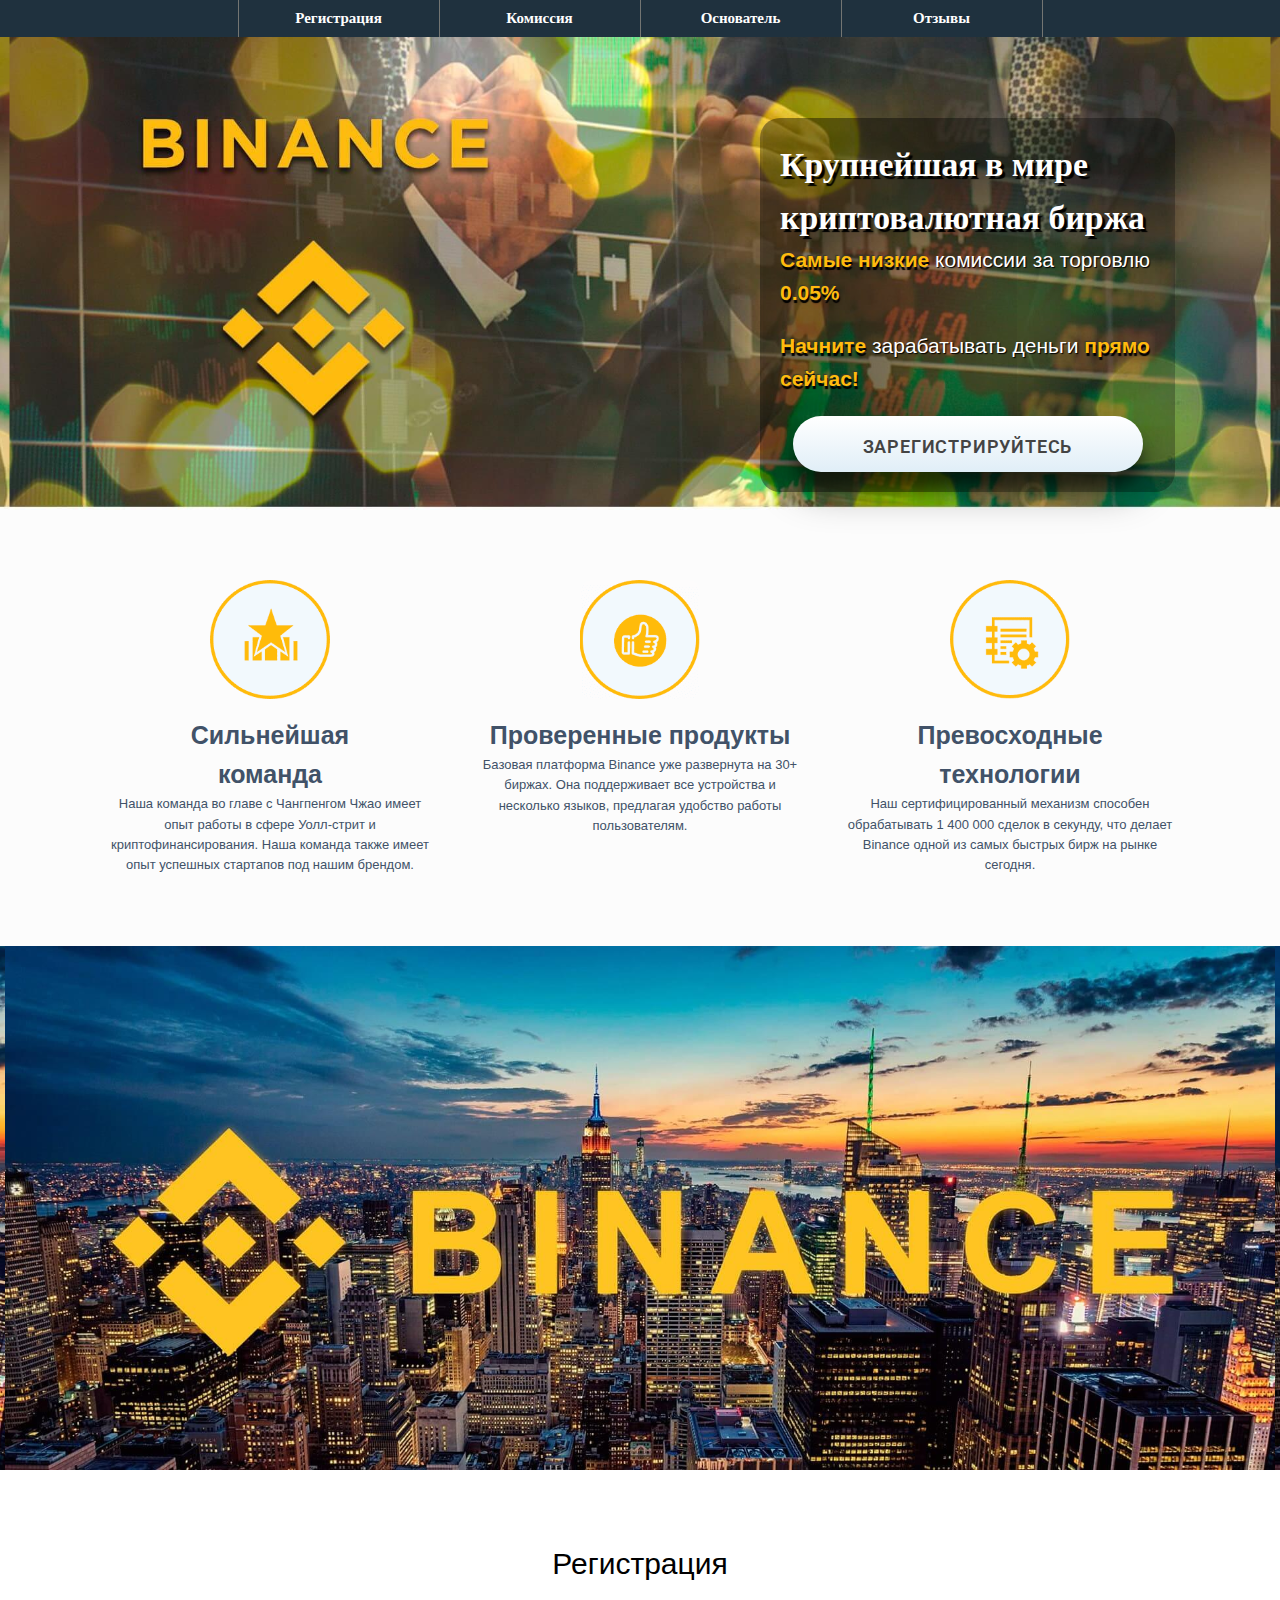
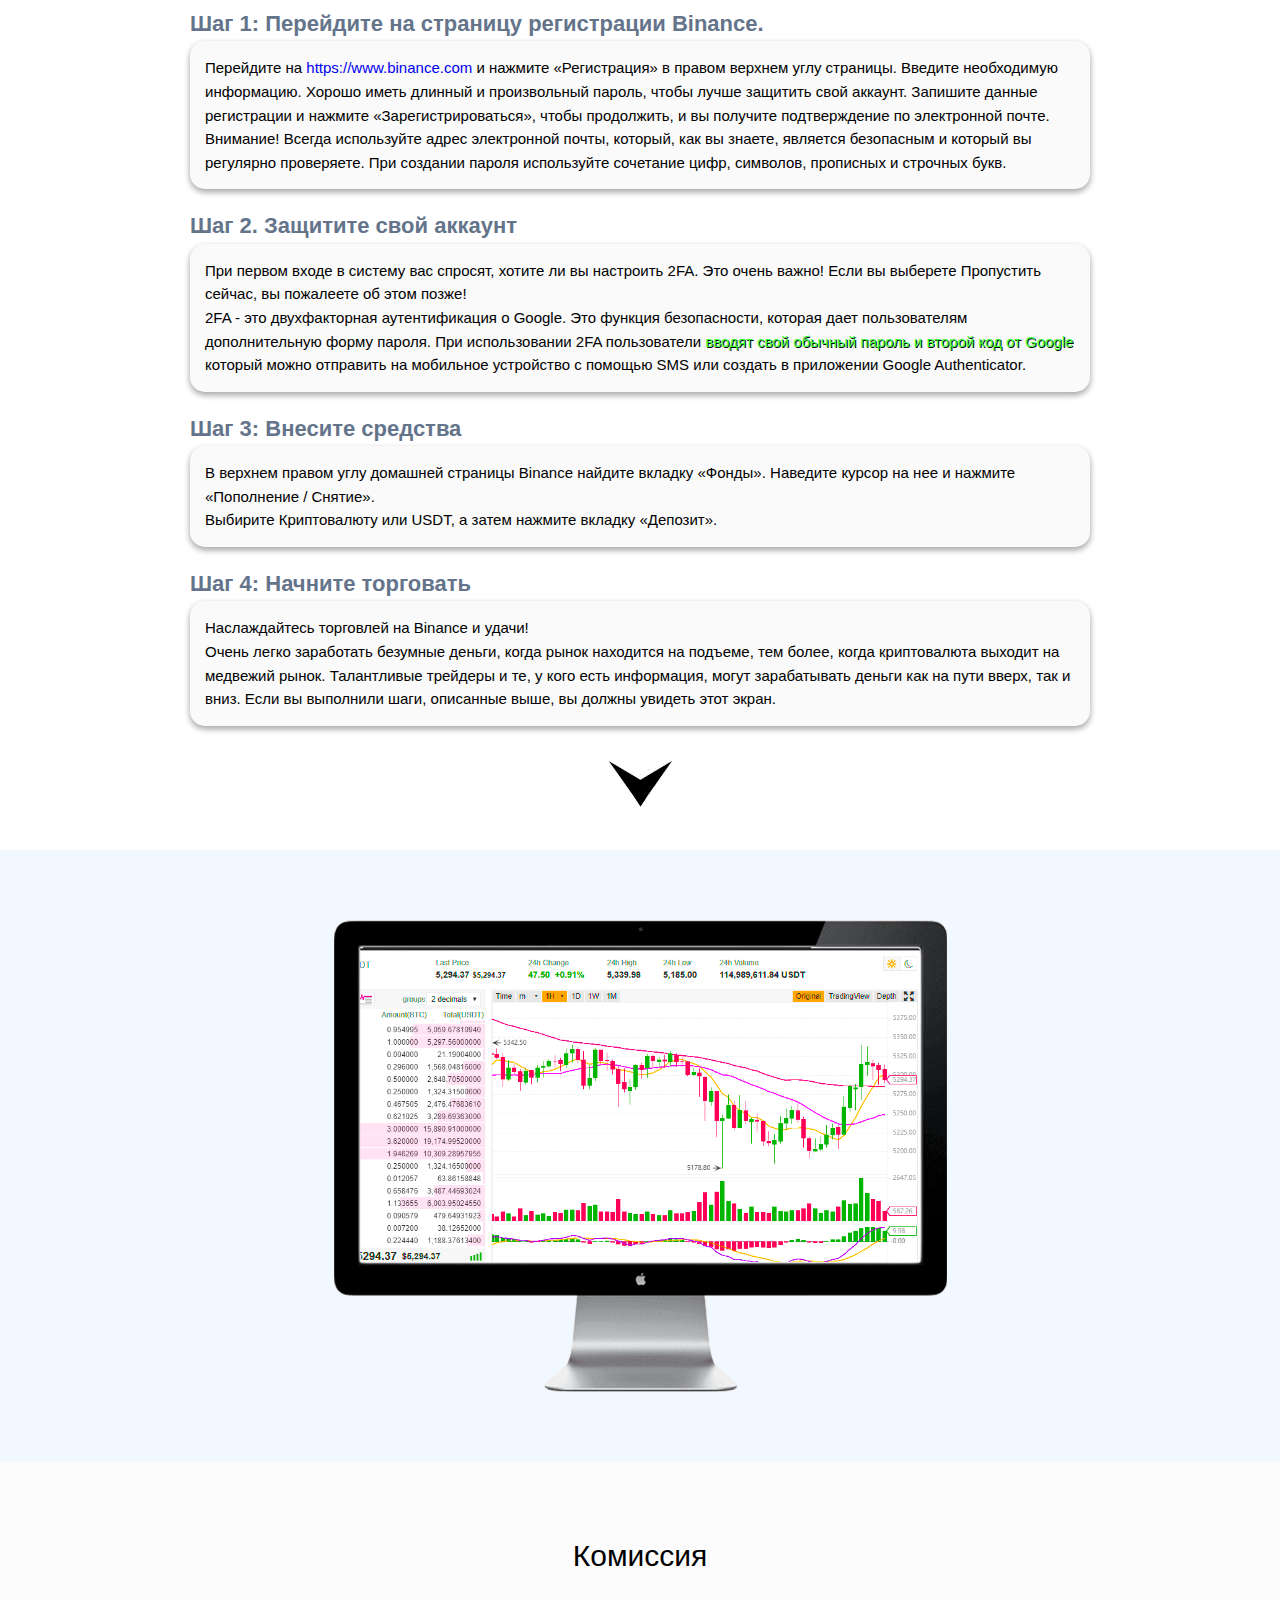
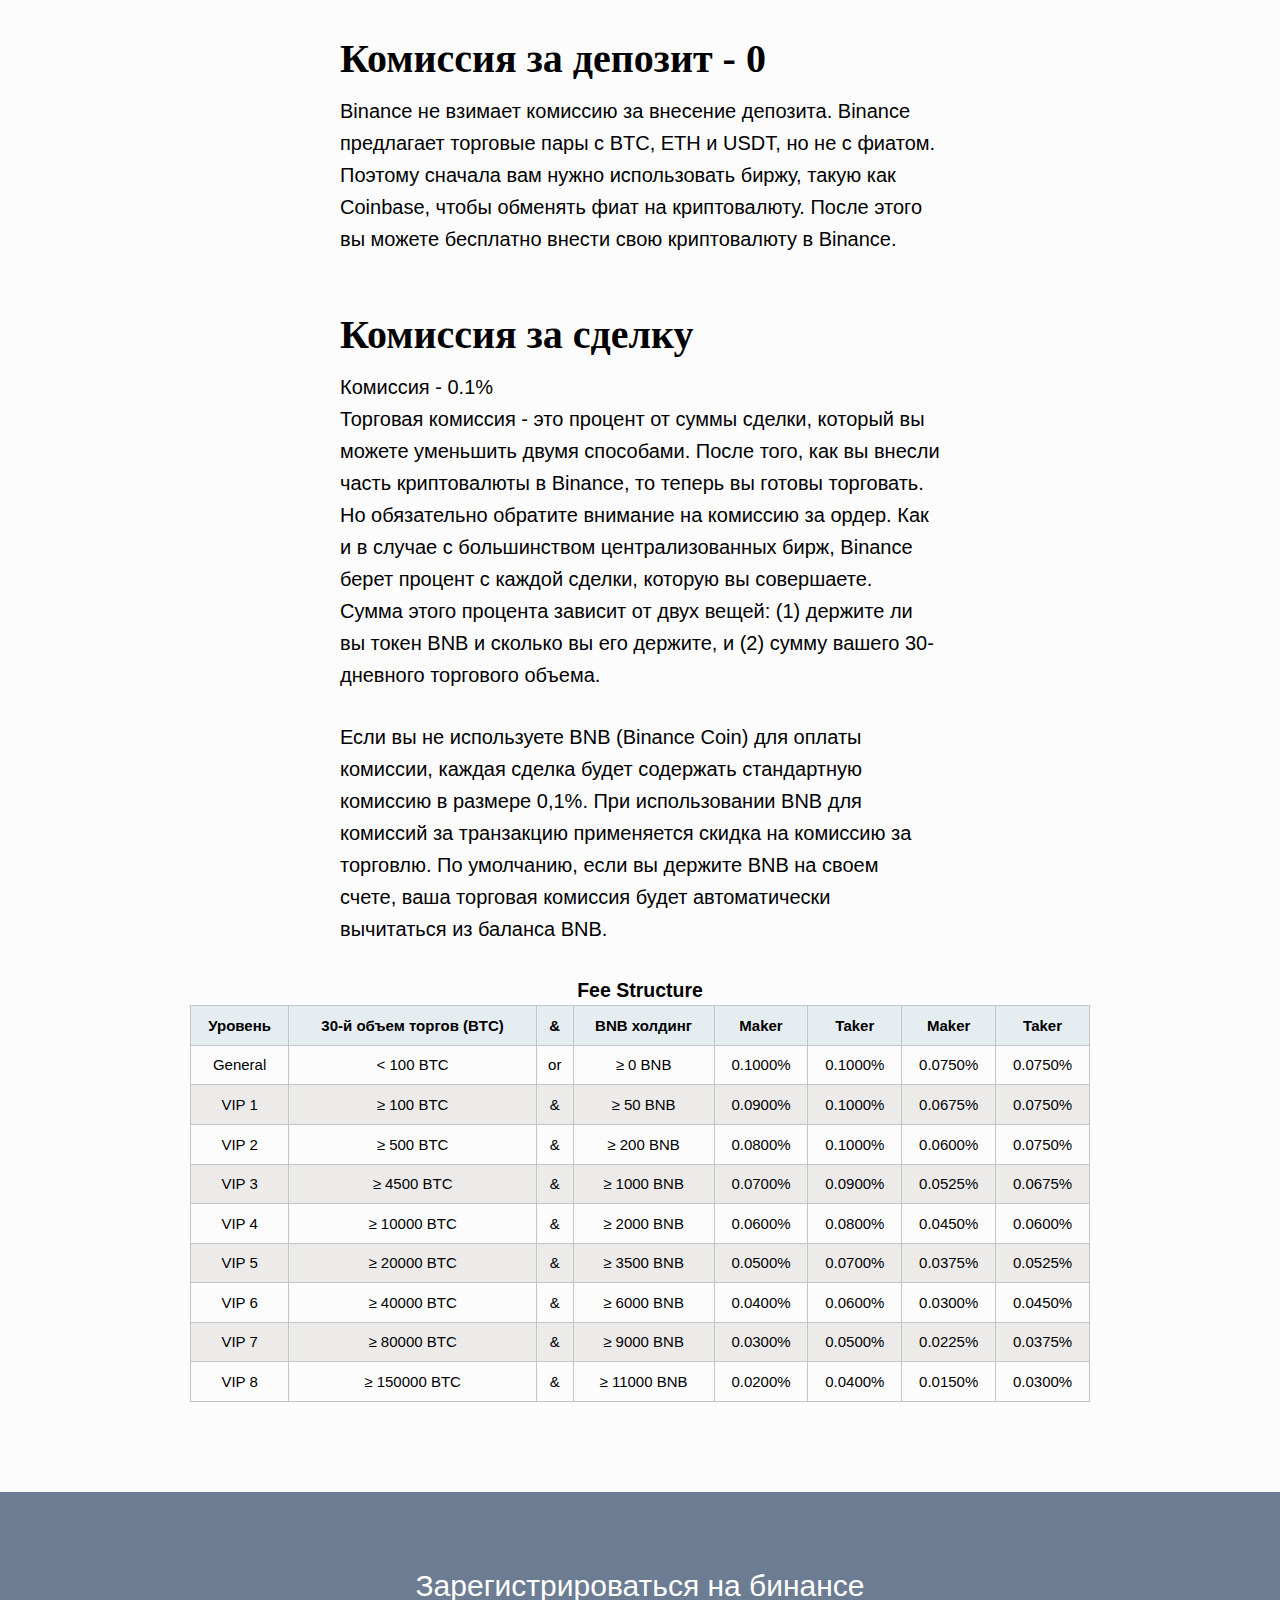
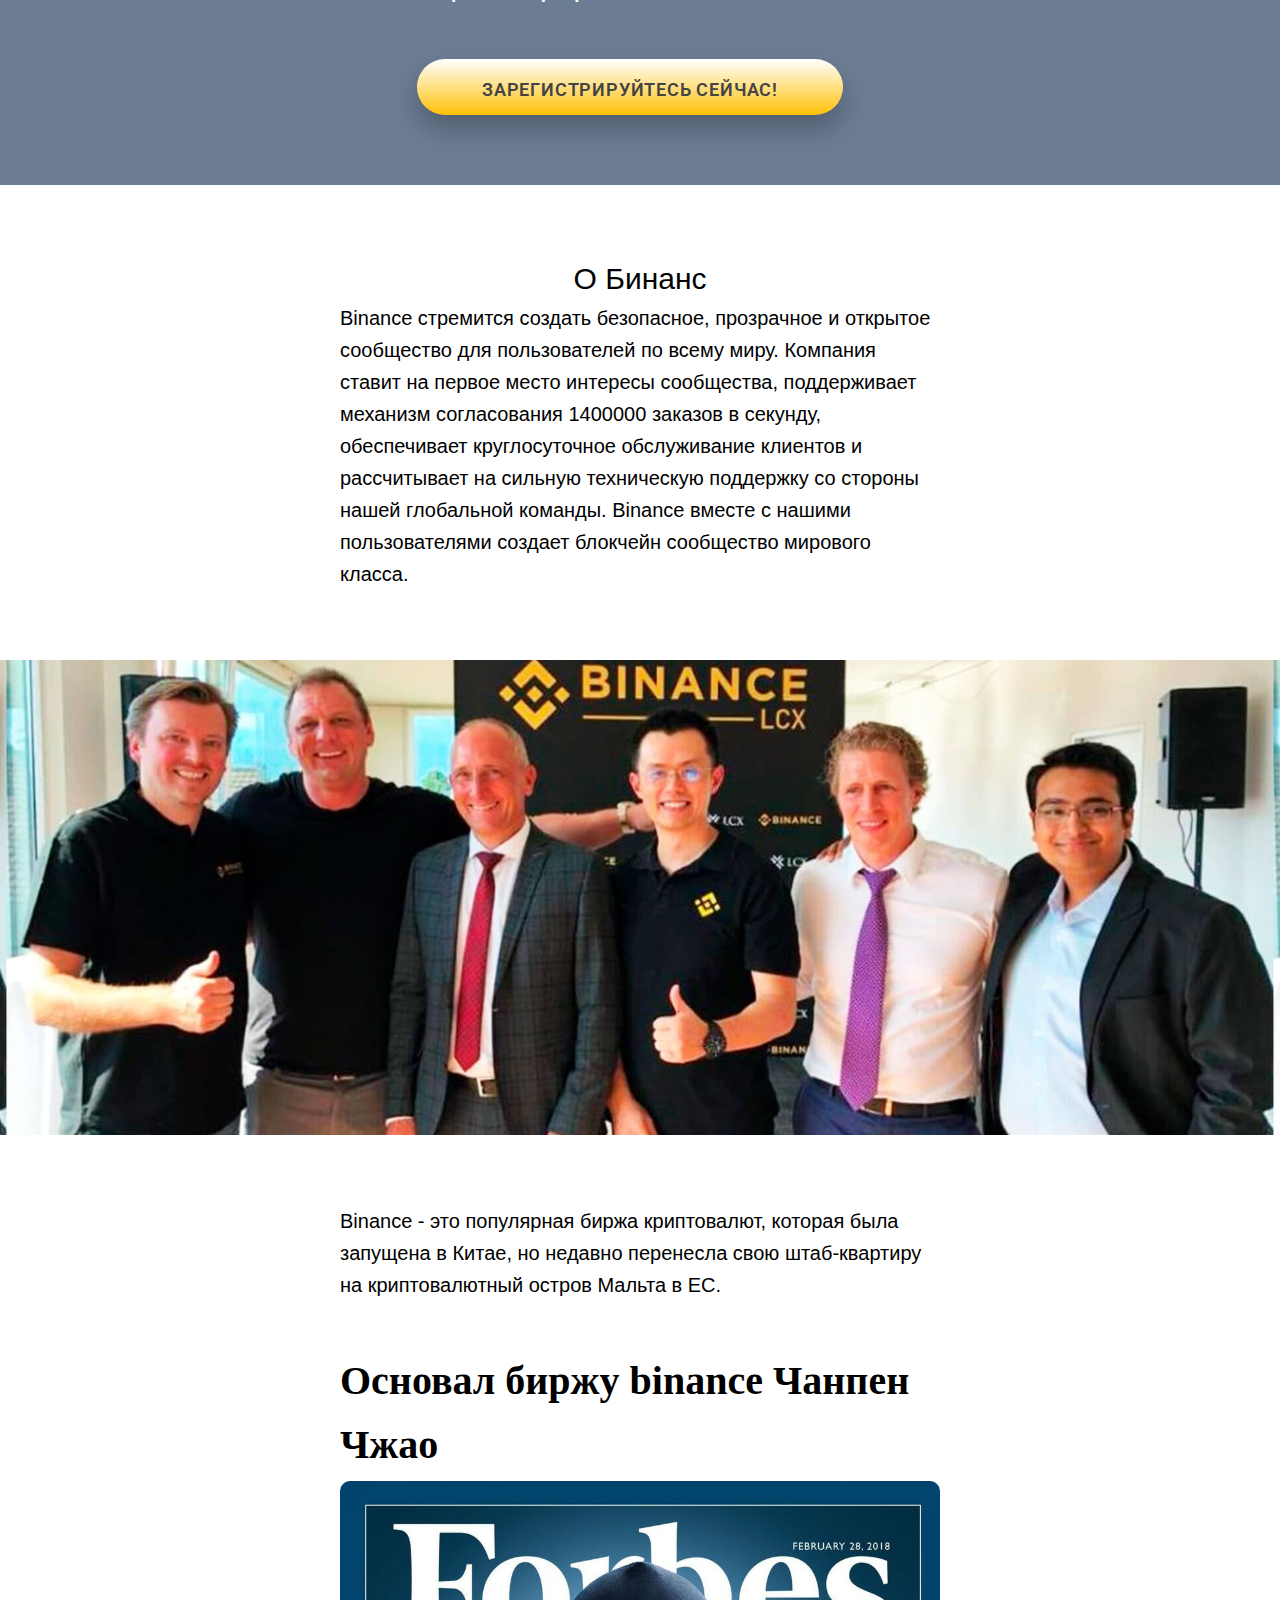
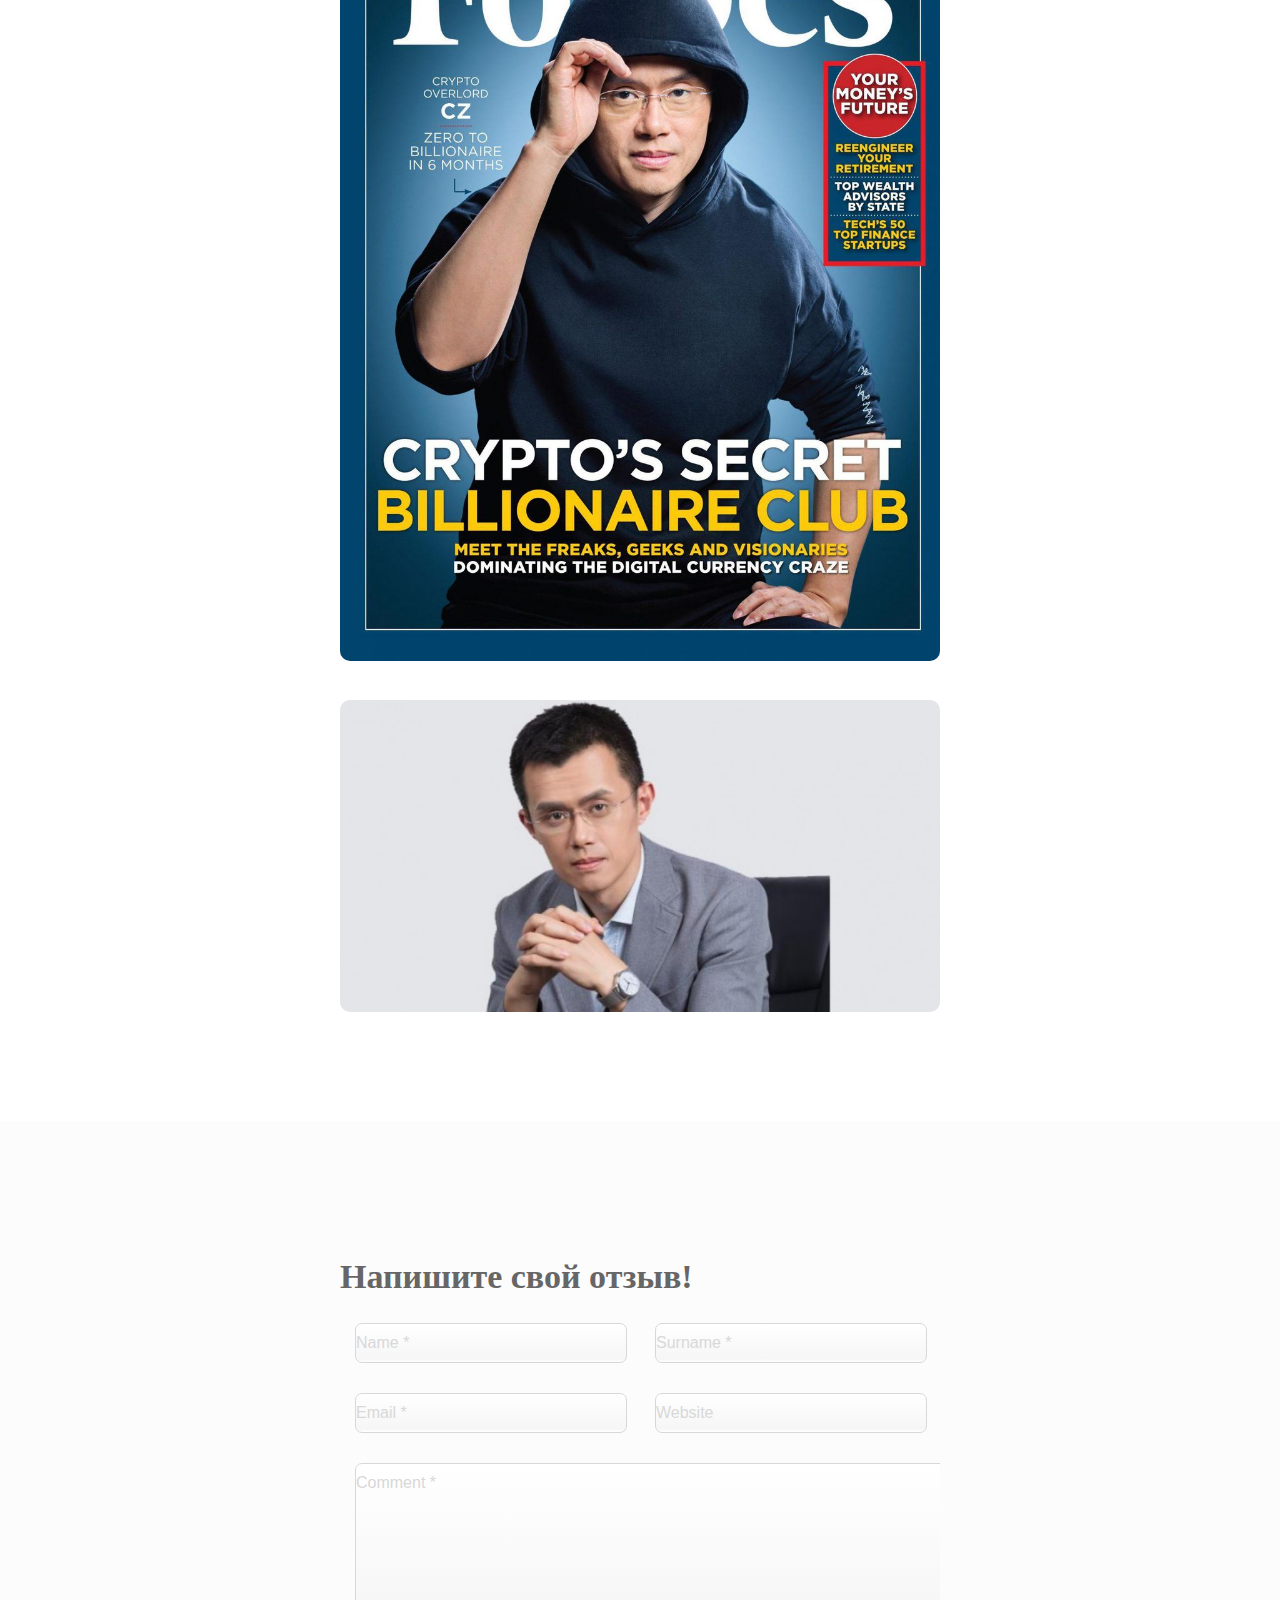
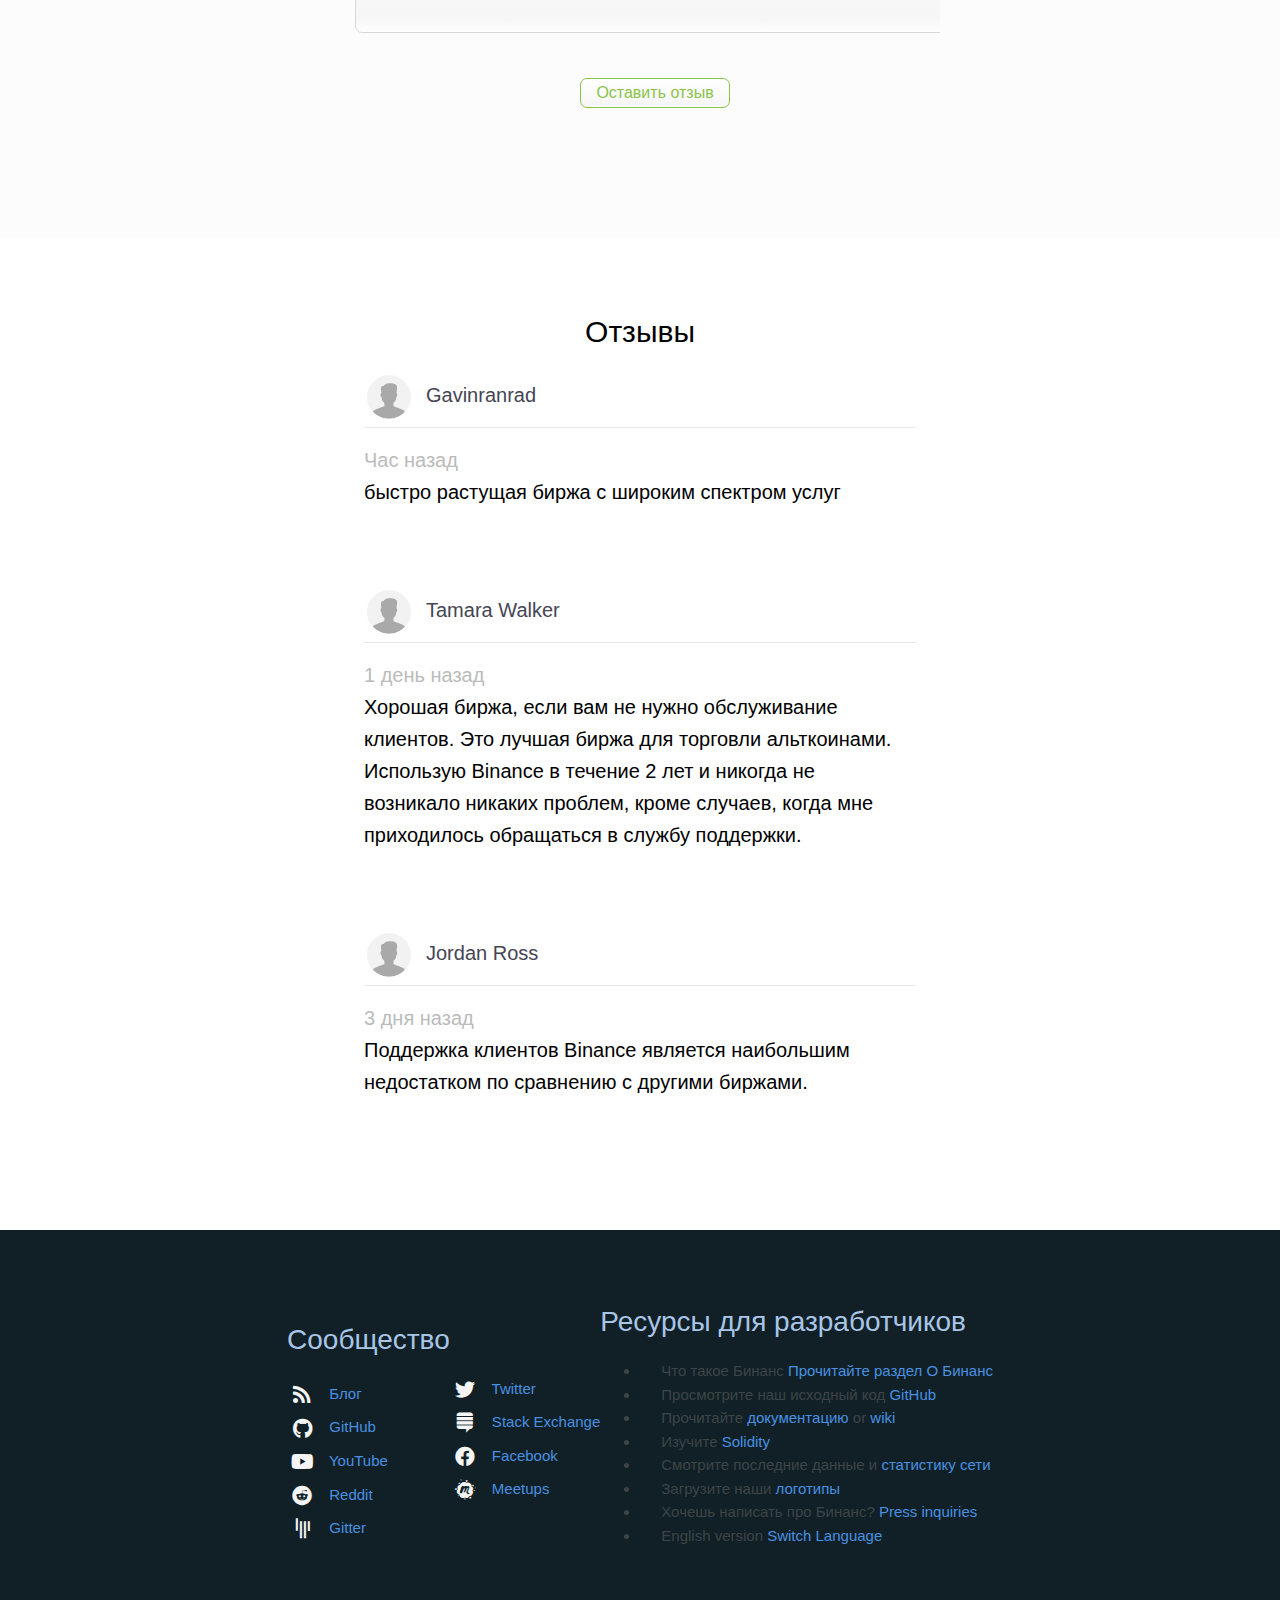
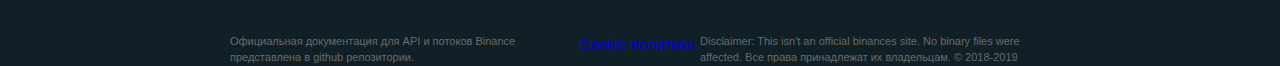
<file: ru.html>
<!DOCTYPE html>
<!--[if lt IE 7]><html class="lt-ie9 lt-ie8 lt-ie7" lang="ru" dir="ltr"><![endif]-->
<!--[if IE 7]><html class="lt-ie9 lt-ie8" lang="ru" dir="ltr"><![endif]-->
<!--[if IE 8]><html class="lt-ie9" lang="ru" dir="ltr"><![endif]-->
<!--[if gt IE 8]><!--><html lang="ru" dir="ltr" prefix="content: http://purl.org/rss/1.0/modules/content/ dc: http://purl.org/dc/terms/ foaf: http://xmlns.com/foaf/0.1/ og: http://ogp.me/ns# rdfs: http://www.w3.org/2000/01/rdf-schema# sioc: http://rdfs.org/sioc/ns# sioct: http://rdfs.org/sioc/types# skos: http://www.w3.org/2004/02/skos/core# xsd: http://www.w3.org/2001/XMLSchema#"><!--<![endif]-->
<head>
<title>Binance Регистрация и Защита Аккаунта. Пошагово  [RUS, 2019]</title>
<meta charset="utf-8" />
<link rel="shortcut icon" href="items/favicon.ico" type="image/x-icon" />
<meta name="viewport" content="width=device-width, initial-scale=1.0, user-scalable=yes" />
<meta name="MobileOptimized" content="width" />
<meta name="HandheldFriendly" content="true" />
<meta name="apple-mobile-web-app-capable" content="yes" />
<meta name="description" content="Зарегистрируйтесь на binance быстро и просто. Опубликовано: 03 Мая 2019. Чтобы защитить и зарегистрировать учетную запись Binance, необходимо открыть веб-сайт Binance..." />

<link rel="stylesheet" href="/css/bin.css">
<link rel="stylesheet" href="/css/global.base.css">
<link rel="stylesheet" href="/css/global.styles.css">
<link rel="stylesheet" href="/css/at.layout.css">


<link type="text/css" rel="stylesheet" href="https://use.fontawesome.com/releases/v5.2.0/css/all.css" media="all" />
<link href="https://fonts.googleapis.com/css?family=Roboto" rel="stylesheet">

<!-- Yandex.Metrika counter -->
<script type="text/javascript" >
   (function(m,e,t,r,i,k,a){m[i]=m[i]||function(){(m[i].a=m[i].a||[]).push(arguments)};
   m[i].l=1*new Date();k=e.createElement(t),a=e.getElementsByTagName(t)[0],k.async=1,k.src=r,a.parentNode.insertBefore(k,a)})
   (window, document, "script", "https://mc.yandex.ru/metrika/tag.js", "ym");

   ym(53543962, "init", {
        clickmap:true,
        trackLinks:true,
        accurateTrackBounce:true,
        webvisor:true
   });
</script>
<noscript><div><img src="https://mc.yandex.ru/watch/53543962" style="position:absolute; left:-9999px;" alt="" /></div></noscript>
<!-- /Yandex.Metrika counter -->	
	
<!-- Global site tag (gtag.js) - Google Analytics -->
<script async src="https://www.googletagmanager.com/gtag/js?id=UA-139346082-1"></script>
<script>
  window.dataLayer = window.dataLayer || [];
  function gtag(){dataLayer.push(arguments);}
  gtag('js', new Date());

  gtag('config', 'UA-139346082-1');
</script>
<meta name="yandex-verification" content="47b28ad666fd2306" />

</head>

<body>


<div id="page-wrapper">
  <div id="page" class="page at-mt">


<div id="menu-bar" class="nav clearfix">
	<nav id="block-menu-menu-primary-menu" class="block block-menu menu-wrapper menu-bar-wrapper clearfix at-menu-toggle block-menu-primary-menu bin-menu" role="navigation">        

		<div class="menu-toggle">
			<ul class="menu clearfix">
				<li class="first leaf"><a href="#start" title="">Регистрация</a></li>
				<li class="leaf"><a href="#fees" title="">Комиссия</a></li>
				<li class="leaf"><a href="#about" title="">Основатель</a></li>
				<li class="last leaf"><a href="#reviews" title="">Отзывы</a></li>
			</ul>
		</div>  
	</nav>
	</div>

<section class="bin-header">
	<div class="bin-header-flex">
		<div class="bin-header-center bin-vi">
			<div class="bin-header-composition">
			<h1>Крупнейшая в мире криптовалютная биржа
			</h1>
			<p class="bin-fast"><span class="bin-yel">Самые низкие </span>комиссии за торговлю <span class="bin-yel"> 0.05%</span></p> 
			<p class="bin-fast"><span class="bin-yel">Начните </span>зарабатывать деньги  <span class="bin-yel"> прямо сейчас!</span></p> 	   
			<div class="bin-button">
			
			<a href="https://www.binance.com/?ref=36742366" target="_blank" rel="no-follow">Зарегистрируйтесь</a>
			<i class="fas fa-sign-in-alt"></i>
			</div>
			</div>
		</div>
	</div>
</section>
<section class="bin-advantage">
	<div class="bin-vi bin-items">
		<div class="e-itm bin-item1">
			<span class="bin-icon-wrap">
				<img src="items/item1.png" alt="Smiley face" height="120" width="120">
			</span>
		<p class="bin-adv">Сильнейшая  <br>команда</p>
		Наша команда во главе с Чангпенгом Чжао имеет опыт работы в сфере Уолл-стрит и криптофинансирования. Наша команда также имеет опыт успешных стартапов под нашим брендом.
		</div>
		<div class="e-itm bin-item2">
			<span class="bin-icon-wrap">
				<img src="items/item2.png" alt="Smiley face" height="120" width="120">
			</span>		
		<p class="bin-adv">Проверенные продукты</p>
Базовая платформа Binance уже развернута на 30+ биржах. Она поддерживает все устройства и несколько языков, предлагая удобство работы пользователям.
		</div>
		<div class="e-itm bin-item3">
			<span class="bin-icon-wrap">
				<img src="items/item3.png" alt="Smiley face" height="120" width="120">
			</span>		
		<p class="bin-adv">Превосходные технологии</p>
Наш сертифицированный механизм способен обрабатывать 1 400 000 сделок в секунду, что делает Binance одной из самых быстрых бирж на рынке сегодня.
		</div>
	</div>
</section>
<section class="bin-gpu">
	<!--
	div class="bin-gpu-img">
	</div>
	-->
</section>
<section class="bin-start">
	<div class="bin-vi2">
		<div class="bin-title"><a id="start">Регистрация</a></div>
			<p class="bin-st">Шаг 1: Перейдите на страницу регистрации Binance.</p>
		<div class="bin-row">
		Перейдите на <a href="https://www.binance.com/?ref=36742366" target="_blank" rel="nofollow">https://www.binance.com</a> и нажмите «Регистрация» в правом верхнем углу страницы. Введите необходимую информацию. Хорошо иметь длинный и произвольный пароль, чтобы лучше защитить свой аккаунт. Запишите данные регистрации и нажмите «Зарегистрироваться», чтобы продолжить, и вы получите подтверждение по электронной почте.	<br>
Внимание! Всегда используйте адрес электронной почты, который, как вы знаете, является безопасным и который вы регулярно проверяете. При создании пароля используйте сочетание цифр, символов, прописных и строчных букв.
		</div>

			<p class="bin-st">Шаг 2. Защитите свой аккаунт</p>
		<div class="bin-row">
При первом входе в систему вас спросят, хотите ли вы настроить 2FA. Это очень важно! Если вы выберете Пропустить сейчас, вы пожалеете об этом позже! <br>
2FA - это двухфакторная аутентификация о Google. Это функция безопасности, которая дает пользователям дополнительную форму пароля. При использовании 2FA пользователи <span class="bin-grn">вводят свой обычный пароль и второй код от Google</span> который можно отправить на мобильное устройство с помощью SMS или создать в приложении Google Authenticator.
		
		</div>
		<p class="bin-st">Шаг 3: Внесите средства</p>
		<div class="bin-row">В верхнем правом углу домашней страницы Binance найдите вкладку «Фонды». Наведите курсор на нее и нажмите «Пополнение / Снятие». <br>
Выбирите Криптовалюту или USDT, а затем нажмите вкладку «Депозит».

		</div>
		<p class="bin-st">Шаг 4: Начните торговать</p>
		<div class="bin-row">Наслаждайтесь торговлей на Binance и удачи! <br>
Очень легко заработать безумные деньги, когда рынок находится на подъеме, тем более, когда криптовалюта выходит на медвежий рынок. Талантливые трейдеры и те, у кого есть информация, могут зарабатывать деньги как на пути вверх, так и вниз. 
Если вы выполнили шаги, описанные выше, вы должны увидеть этот экран.
		</div>
	<div class="bin-arr">
	</div>
	</div>
</section>

<section class="bin-hash">
	<div class="bin-img">
	</div>
</section>


<section class="bin-advantage">
<div class="bin-title"><a id="fees">Комиссия</a></div>
<div class="bin-vi3">
<h2>Комиссия за депозит - 0</h2>
<p>Binance не взимает комиссию за внесение депозита. Binance предлагает торговые пары с BTC, ETH и USDT, но не с фиатом. Поэтому сначала вам нужно использовать биржу, такую как Coinbase, чтобы обменять фиат на криптовалюту. После этого вы можете бесплатно внести свою криптовалюту в Binance.</p>
<h2>Комиссия за сделку</h2>
Комиссия -  0.1%<br>
<p>Торговая комиссия - это процент от суммы сделки, который вы можете уменьшить двумя способами. После того, как вы внесли часть криптовалюты в Binance, то теперь вы готовы торговать. Но обязательно обратите внимание на комиссию за ордер. Как и в случае с большинством централизованных бирж, Binance берет процент с каждой сделки, которую вы совершаете. Сумма этого процента зависит от двух вещей: (1) держите ли вы токен BNB и сколько вы его держите, и (2) сумму вашего 30-дневного торгового объема.
</p>
<p>Если вы не используете BNB (Binance Coin) для оплаты комиссии, каждая сделка будет содержать стандартную комиссию в размере 0,1%. При использовании BNB для комиссий за транзакцию применяется скидка на комиссию за торговлю. По умолчанию, если вы держите BNB на своем счете, ваша торговая комиссия будет автоматически вычитаться из баланса BNB. </p>
	</div>
<div class="bin-vi2">
<table class="responsive-table mar">
    <caption>Fee Structure</caption>
    <thead>
      <tr>
			<th scope="col">Уровень</th>
			<th scope="col">30-й объем торгов (BTC)</th>
			<th scope="col">&amp;</th>
			<th scope="col">BNB холдинг</th>
			<th scope="col">Maker</th>
			<th scope="col">Taker</th>
			<th scope="col">Maker</th>
			<th scope="col">Taker</th>
		</tr>
    </thead>		
	<tbody>		
		<tr>
			<td>General</td>
			<td>&lt; 100 BTC</td>
			<td>or</td>
			<td>≥ 0 BNB</td>
			<td>0.1000%</td>
			<td>0.1000%</td>
			<td>0.0750%</td>
			<td>0.0750%</td>
		</tr>
		<tr>
			<td>VIP 1</td>
			<td>≥ 100 BTC</td>
			<td>&amp;</td>
			<td>≥ 50 BNB</td>
			<td>0.0900%</td>
			<td>0.1000%</td>
			<td>0.0675%</td>
			<td>0.0750%</td>
		</tr>
		<tr>
			<td>VIP 2</td>
			<td>≥ 500 BTC</td>
			<td>&amp;</td>
			<td>≥ 200 BNB</td>
			<td>0.0800%</td>
			<td>0.1000%</td>
			<td>0.0600%</td>
			<td>0.0750%</td>
		</tr>
		<tr>
			<td>VIP 3</td>
			<td>≥ 4500 BTC</td>
			<td>&amp;</td>
			<td>≥ 1000 BNB</td>
			<td>0.0700%</td>
			<td>0.0900%</td>
			<td>0.0525%</td>
			<td>0.0675%</td>
		</tr>
		<tr>
			<td>VIP 4</td>
			<td>≥ 10000 BTC</td>
			<td>&amp;</td>
			<td>≥ 2000 BNB</td>
			<td>0.0600%</td>
			<td>0.0800%</td>
			<td>0.0450%</td>
			<td>0.0600%</td>
		</tr>
		<tr>
			<td>VIP 5</td>
			<td>≥ 20000 BTC</td>
			<td>&amp;</td>
			<td>≥ 3500 BNB</td>
			<td>0.0500%</td>
			<td>0.0700%</td>
			<td>0.0375%</td>
			<td>0.0525%</td>
		</tr>
		<tr>
			<td>VIP 6</td>
			<td>≥ 40000 BTC</td>
			<td>&amp;</td>
			<td>≥ 6000 BNB</td>
			<td>0.0400%</td>
			<td>0.0600%</td>
			<td>0.0300%</td>
			<td>0.0450%</td>
		</tr>
		<tr>
			<td>VIP 7</td>
			<td>≥ 80000 BTC</td>
			<td>&amp;</td>
			<td>≥ 9000 BNB</td>
			<td>0.0300%</td>
			<td>0.0500%</td>
			<td>0.0225%</td>
			<td>0.0375%</td>
		</tr>
		<tr>
			<td>VIP 8</td>
			<td>≥ 150000 BTC</td>
			<td>&amp;</td>
			<td>≥ 11000 BNB</td>
			<td>0.0200%</td>
			<td>0.0400%</td>
			<td>0.0150%</td>
			<td>0.0300%</td>
		</tr>
	</tbody>
</table>	
	</div>	

	
</section>


<!--
<section class="bin-check">
	<div class="bin-title"><a id="check">How to check how much you’ve mined?</a></div>
	<div class="bin-vi2">
	Every pool has a different interface but the principle stays the same. You’ll need to go to your pools website and type in your public wallet address. Let us use bineremine pool as an example.
	You type your public wallet address in the search bar and you’ll be able to see all of the information about your binereum mining efforts. 
	In the case of bineremine pool once your balance reaches 0.01 bin it will get sent to your wallet address that you’ve typed into the start.bat file earlier.
	</div>
<div class="bin-pc">
</div>
</section>
-->

<section class="bin-down">
<div class="bin-title whitez1"><a id="download">Зарегистрироваться на бинансе</a></div>
<div class="bin-download">
	<div class="bin-flex">	
		<div class="bin-get">
		<div class="bin-button down">
		<a href="https://www.binance.com/?ref=36742366">Зарегистрируйтесь сейчас!</a>
		</div>
		</div>	
	</div>
</div>
</section>



<section class="bin-faq">
	<div class="bin-vi2">
<div class="bin-title"><a id="about">О Бинанс</a></div>	
	<div class="bin-vi3">
Binance стремится создать безопасное, прозрачное и открытое  сообщество для пользователей по всему миру. Компания ставит на первое место интересы сообщества, поддерживает механизм согласования 1400000 заказов в секунду, обеспечивает круглосуточное обслуживание клиентов и рассчитывает на сильную техническую поддержку со стороны нашей глобальной команды. Binance вместе с нашими пользователями создает блокчейн сообщество мирового класса.

	
	</div>
</section>
<div class="bin-team"></div>
	</div>
	
<section class="bin-faq">
	<div class="bin-vi2">	
	<div class="bin-vi3">
Binance - это популярная биржа криптовалют, которая была запущена в Китае, но недавно перенесла свою штаб-квартиру на криптовалютный остров Мальта в ЕС. 	
<h2>Основал биржу binance Чанпен Чжао</h2>
<p>
<a href="items/examples/Changpeng.jpg" target="_blank">
<img src="items/examples/Changpeng.jpg" alt="Changpeng"></a>
</p>
<p>
<a href="items/examples/Changpeng2.jpg" target="_blank">
<img src="items/examples/Changpeng2.jpg" alt="Changpeng"></a>
</p>
	</div>
	</div>
</section>	


<section class="bin-advantage">
	<div class="bin-vi2">	
	<div class="bin-vi3">
<div class="comment-section">
	<h1 class="comment-reply-title">Напишите свой отзыв!</h1>
	<form id="commentform" class="comment-form">
		<div class="comment-form-name">
			<input id="name" placeholder="Name *" name="name" type="text" value="" pattern="^[^0-9]+$" size="30" maxlength="245" required>
			<label for="name" data-help="¿Are you 11 from Stranger Things?">Name</label>
		</div>
		<div class="comment-form-surname">
			<input id="surname" placeholder="Surname *" name="surname" type="text" value="" size="30" maxlength="245" required>
			<label for="surname" data-help="A girl has no name- Arya Stark">Surname</label>
		</div>
		<div class="comment-form-email">
			<input id="email" placeholder="Email *" name="email" type="email" value="" size="30" maxlength="100" aria-describedby="email-notes" required>
			<label for="email" data-help="Format email@email.com">Email</label>
		</div>
		<div class="comment-form-url">
			<input id="url" placeholder="Website" name="url" type="url" value="" size="30" maxlength="200">
			<label for="url" data-help="Should start with http:// o https://">Website</label>
		</div>
		<div class="comment-form-comment">
			<textarea textarea="" placeholder="Comment *" id="comment" name="comment" cols="45" rows="8" maxlength="65525" required></textarea>
			<label for="comment" data-help="Escribe algo! Lo primero que se te ocurra">Comment</label>
		</div>
		<div class="form-submit">
			<input name="submit" type="submit" id="submit" class="submit" value="Оставить отзыв">
		</div>
	</form>
</div>
	</div>
	</div>
</section>

<section class="bin-faq">
<div class="bin-title"><a id="reviews">Отзывы</a></div>
<div class="bin-vi3">	

<div class="review-card">
        
<article class="review" id="5cc99948a8436908c4118000" data-reviewmid="5cc99948a8436908c4118000" data-review-domain-name="binance.com" data-review-domain-id="59d5e2bd0000ff0005acd963" data-review-user-id="5cc9974b19370159e7e33ea7" data-review-is-reported="false">
        <aside class="review__consumer-information">
	 <div class="consumer-information__picture">    </div>
    <div class="consumer-information__details">
            Gavinranrad
        <div class="consumer-information__data">
            <div class="consumer-information__review-count">
            </div>
                    </div>
    </div>
        </aside>
<section class="review__content">
	<div class="review-content">
		<div class="review-content-header">
			<div class="review-content-header__dates">
			<div class="v-popover nev2">Час назад  </div>
			</div>
		</div>
		<div class="review-content__body" v-pre="">
			<p class="review-content__text">
				быстро растущая биржа с широким спектром услуг
			</p>
		</div>
	</div>
</section>

</article>
    </div>
	
<div class="review-card">
        
<article class="review" id="5cc99948a8436908c4118000" data-reviewmid="5cc99948a8436908c4118000" data-review-domain-name="binance.com" data-review-domain-id="59d5e2bd0000ff0005acd963" data-review-user-id="5cc9974b19370159e7e33ea7" data-review-is-reported="false">
        <aside class="review__consumer-information">
	 <div class="consumer-information__picture">    </div>
    <div class="consumer-information__details">
            Tamara Walker
        <div class="consumer-information__data">
            <div class="consumer-information__review-count">
            </div>
                    </div>
    </div>
        </aside>
<section class="review__content">
	<div class="review-content">
		<div class="review-content-header">
			<div class="review-content-header__dates">
			<div class="v-popover nev2">1 день назад</div>
			</div>
		</div>
		<div class="review-content__body" v-pre="">
			<p class="review-content__text">
Хорошая биржа, если вам не нужно обслуживание клиентов. Это лучшая биржа для торговли альткоинами. Использую Binance в течение 2 лет и никогда не возникало никаких проблем, кроме случаев, когда мне приходилось обращаться в службу поддержки.
			</p>
		</div>
	</div>
</section>

</article>
    </div>	
	
	<div class="review-card">
        
<article class="review" id="5cc99948a8436908c4118000" data-reviewmid="5cc99948a8436908c4118000" data-review-domain-name="binance.com" data-review-domain-id="59d5e2bd0000ff0005acd963" data-review-user-id="5cc9974b19370159e7e33ea7" data-review-is-reported="false">
        <aside class="review__consumer-information">
	 <div class="consumer-information__picture">    </div>
    <div class="consumer-information__details">
            
Jordan Ross
        <div class="consumer-information__data">
            <div class="consumer-information__review-count">
            </div>
                    </div>
    </div>
        </aside>
<section class="review__content">
	<div class="review-content">
		<div class="review-content-header">
			<div class="review-content-header__dates">
			<div class="v-popover nev2">3 дня назад</div>
			</div>
		</div>
		<div class="review-content__body" v-pre="">
			<p class="review-content__text">
Поддержка клиентов Binance является наибольшим недостатком по сравнению с другими биржами.
			</p>
		</div>
	</div>
</section>

</article>
    </div>	

	</div>
	</div>
</section>	

	

<!--
<section class="bin-faq">
<div class="bin-title"><a id="FAQ">FAQ</a></div>
	<div class="bin-vi2">
	<p class="bin-st">What do you need to mine binereum?</p>
		<ol>
			<li>An binereum wallet to hold all of your newly found currency;</li>
			<li>GPU drivers;</li>
			<li>A mining application (Claymore's Dual binereum  AMD+NVIDIA GPU Miner);</li>
			<li>A mining pool address if you're going to mine within a mining pool;</li>
			<li>A graphics card (GPU) with at least 4gb of RAM.</li>
		</ol>

	<p class="bin-st">What is Hash Rate?</p>
	The more efficient your hardware can convert electricity to biner, the higher your profit margins. An binereum mining profitability calculator can be used to determine a rough estimate of your earnings based on your hash rate, the network hash rate, block time, and the price of one bin.

	<p class="bin-st">What is binereum mining algorithm?</p>
	The specific proof-of-work algorithm that binereum uses is called 'binash', designed to require more memory to make it harder to mine using expensive ASICs.
	</div>
</section>

-->

<!-- footer-->
<section class="bin-foot">
	<div class="">
		<div class="bin-flex">
			<div class="foot-itm community">
				<p>Сообщество</p>
				<ul>
					<li><a href="https://www.binance.com/en/blog" target="_blank" rel="nofollow"><i class="fas fa-rss"></i> Блог</a>
					</li>
					<li><a href="https://github.com/binance-exchange" target="_blank" rel="nofollow"><i class="fab fa-github"></i> GitHub</a>
					</li>
					<li><a href="https://www.youtube.com/channel/UCfYw6dhiwGBJQY_-Jcs8ozw" target="_blank" rel="nofollow"><i class="fab fa-youtube"></i> YouTube</a>
					</li>
					<li><a href="https://www.reddit.com/r/binance/" target="_blank" rel="nofollow"><i class="fab fa-reddit"></i> Reddit</a>
					</li>
					<li><a href="https://gitter.im/orgs/binereum/rooms" target="_blank" rel="nofollow"><i class="fab fa-gitter"></i> Gitter</a>
					</li>
				</ul>
			</div>
					
		<div class="foot-itm community">
			<ul>
				<li><a href="https://twitter.com/binance" target="_blank" rel="nofollow"><i class="fab fa-twitter"></i> Twitter</a>
				</li>
				<li><a href="https://bitcoin.stackexchange.com/questions/tagged/binance" target="_blank" rel="nofollow"><i class="fab fa-stack-exchange"></i> Stack Exchange</a>
				</li>
				<li><a href="https://www.facebook.com/binanceexchange/" target="_blank" rel="nofollow"><i class="fab fa-facebook"></i> Facebook                </a>
				</li>
				<li><a href="https://www.facebook.com/binanceexchange/posts/first-up-in-our-global-meetups772018berlin-chill-grillcome-join-ushttpswwwfacebo/648836268784068/" target="_blank" rel="nofollow"><i class="fab fa-meetup"></i> Meetups</a>
				</li>
			</ul>
		</div>
		
			<div class="foot-itm developer-resources">
			<p>Ресурсы для разработчиков</p>
			<ul>
				<li>Что такое Бинанс <a href="#about">Прочитайте раздел О Бинанс</a></li>
				<li>Просмотрите наш исходный код  <a href="https://github.com/binance-exchange" target="_blank" rel="nofollow">GitHub</a></li>
				<li>Прочитайте <a href="https://github.com/binance-exchange/binance-official-api-docs" target="_blank" rel="nofollow">документацию</a>
		or <a href="https://github.com/binereum/wiki/wiki" target="_blank" rel="nofollow">wiki</a></li>
		<li>Изучите <a href="https://solidity.readthedocs.org/" target="_blank" rel="nofollow">Solidity</a></li>
		<li>Смотрите последние данные и 
 <a href="https://etherscan.io/token/0xB8c77482e45F1F44dE1745F52C74426C631bDD52" target="_blank" rel="nofollow">статистику сети</a>
		</li>
		<li>Загрузите наши <a href="https://www.binance.com/assetsForDownload.html" rel="nofollow">логотипы </a></li>
		<li>Хочешь написать про Бинанс?  <a href="mailto:press@binereum.org">Press inquiries</a>
		</li>
		<li>English version <a href="https://binance-register.github.io">Switch Language </a>
		</li>
			</ul>
			</div>
		</div>
	</div>
</section>
<section class="bin-post-foot clearfix">
	<div class="bin-vi2">
		<div class="nev3 bin-left">Официальная документация для API и потоков Binance представлена в github репозитории.
		</div>

		<div class="nev3 bin-right">Disclaimer: This isn't an official binances site.  No binary files were affected.

		Все права принадлежат их владельцам. © 2018-2019
		</div>
	</div>
	<a href="https://binance-register.github.io/cookie" class="bin-policy" target="_blank" rel="nofollow">Cookie политика</a>
</section>
  </div>
</div>  </body>
</html>
</file>
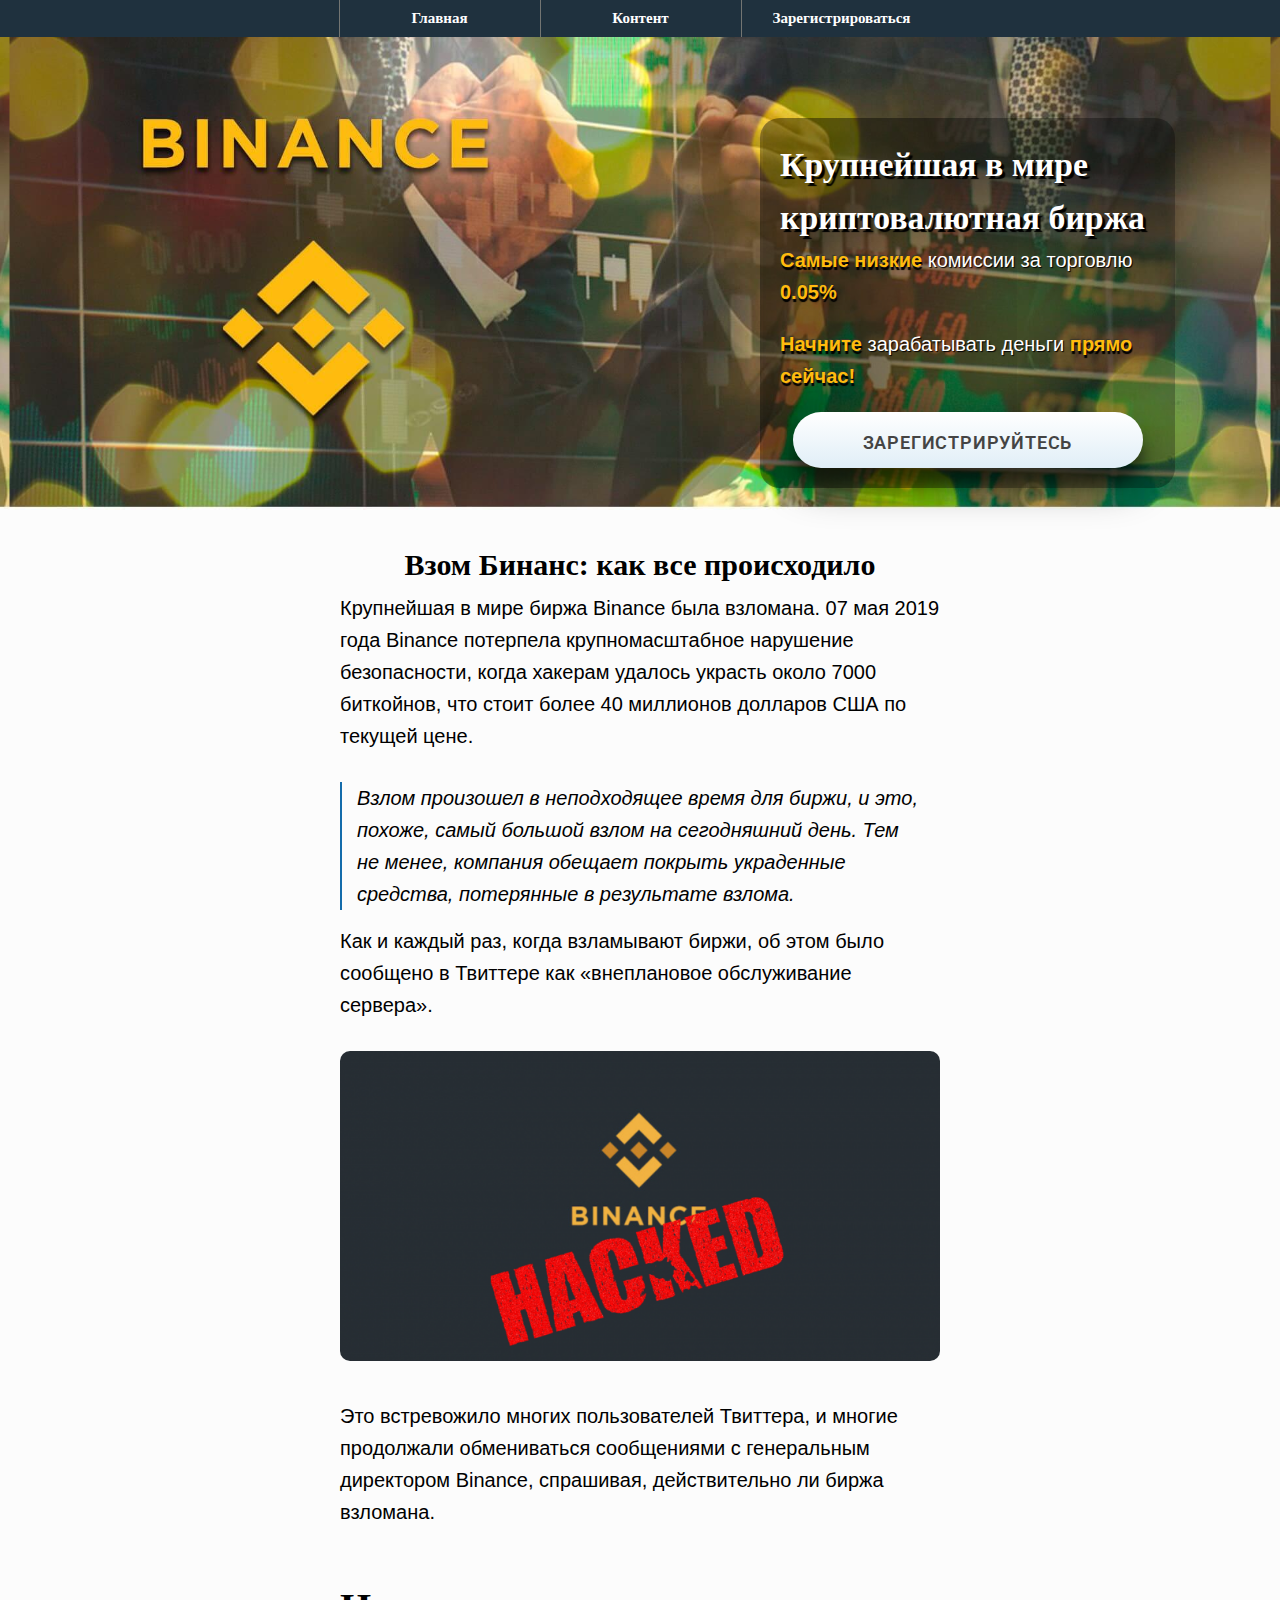
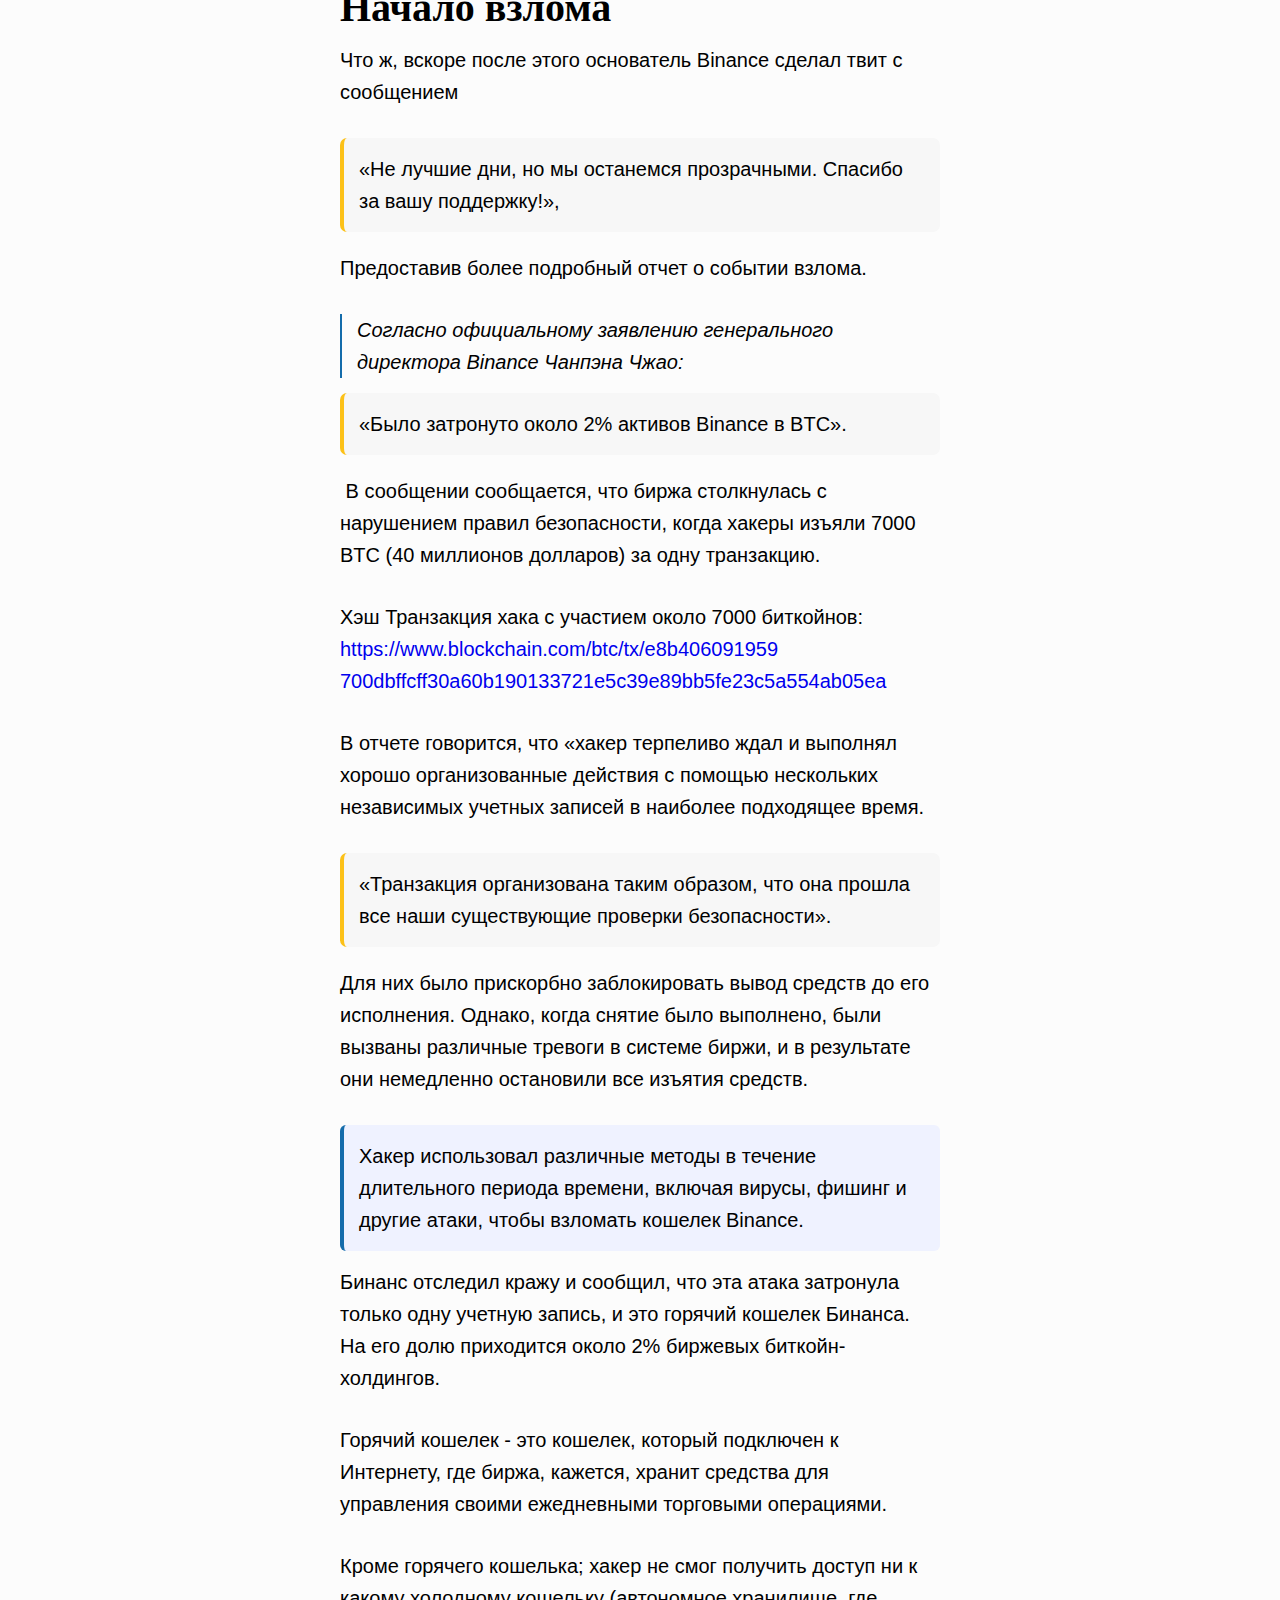
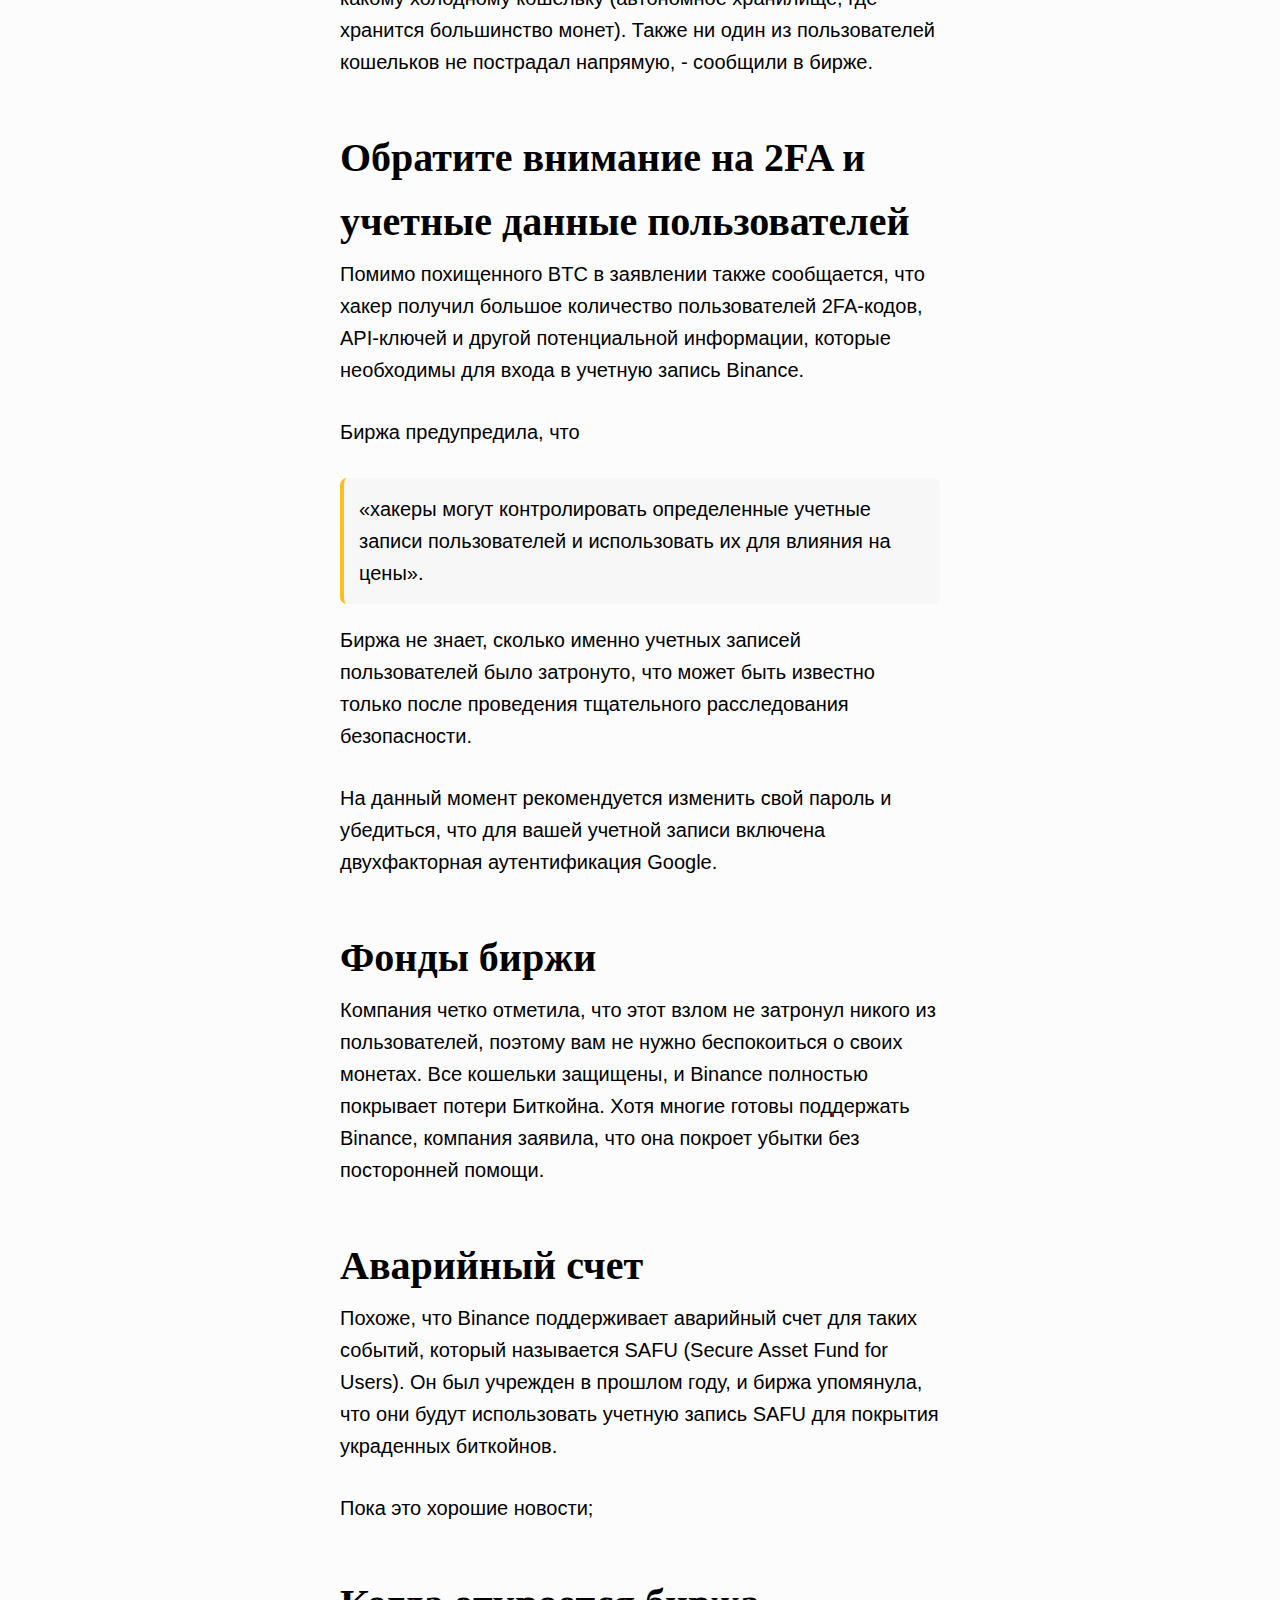
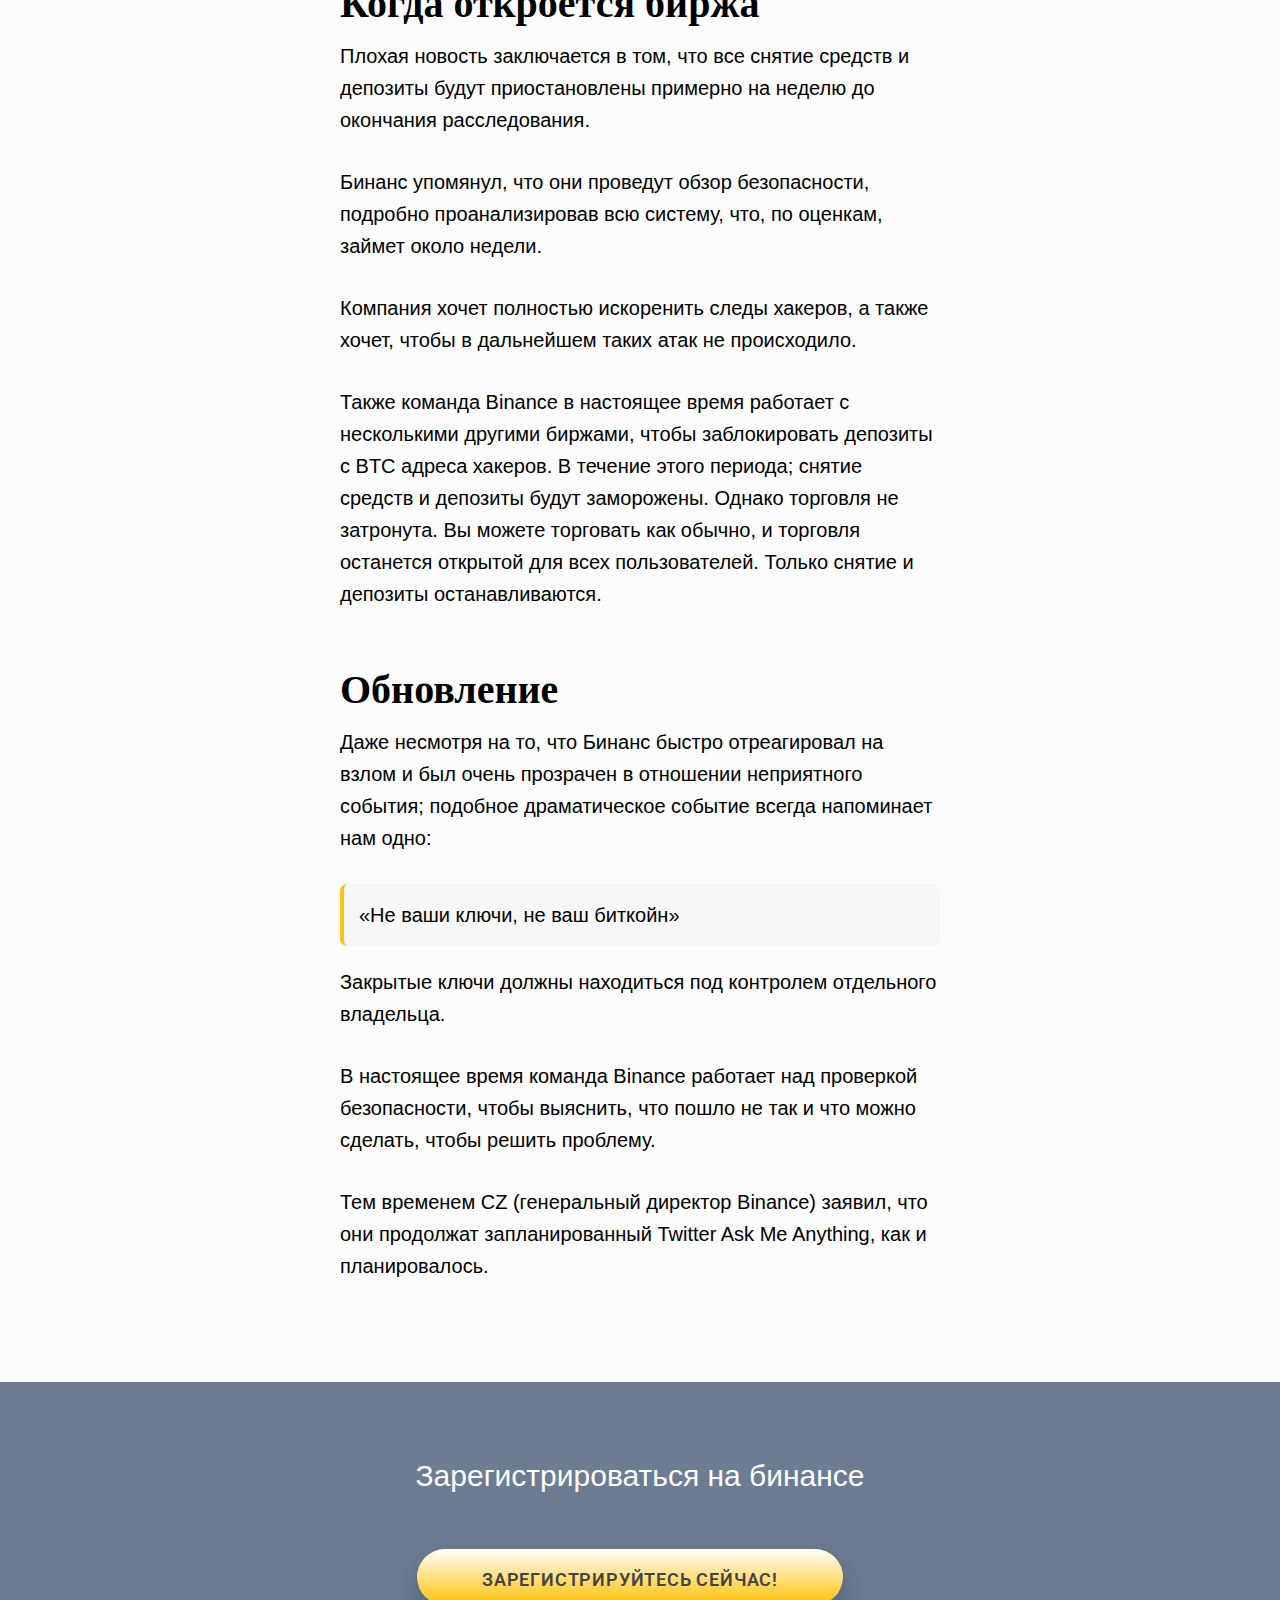
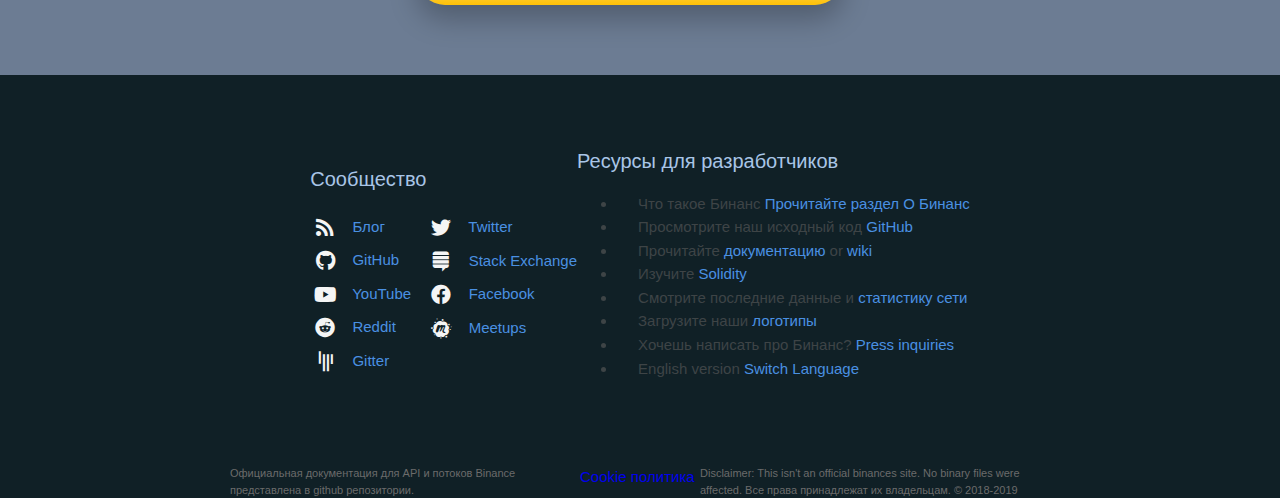
<file: vzlom0805.html>
<!DOCTYPE html>
<!--[if lt IE 7]><html class="lt-ie9 lt-ie8 lt-ie7" lang="ru" dir="ltr"><![endif]-->
<!--[if IE 7]><html class="lt-ie9 lt-ie8" lang="ru" dir="ltr"><![endif]-->
<!--[if IE 8]><html class="lt-ie9" lang="ru" dir="ltr"><![endif]-->
<!--[if gt IE 8]><!--><html lang="ru" dir="ltr" prefix="content: http://purl.org/rss/1.0/modules/content/ dc: http://purl.org/dc/terms/ foaf: http://xmlns.com/foaf/0.1/ og: http://ogp.me/ns# rdfs: http://www.w3.org/2000/01/rdf-schema# sioc: http://rdfs.org/sioc/ns# sioct: http://rdfs.org/sioc/types# skos: http://www.w3.org/2004/02/skos/core# xsd: http://www.w3.org/2001/XMLSchema#"><!--<![endif]-->
<head>
<title>Взлом Бинанса. Когда откроют торги. Итоги [обновлено]]</title>
<meta charset="utf-8" />
<link rel="shortcut icon" href="items/favicon.ico" type="image/x-icon" />
<meta name="viewport" content="width=device-width, initial-scale=1.0, user-scalable=yes" />
<meta name="MobileOptimized" content="width" />
<meta name="HandheldFriendly" content="true" />
<meta name="apple-mobile-web-app-capable" content="yes" />
<meta name="description" content="Биржа Бинанс была взломана. Binance, потерпел крупномасштабное нарушение безопасности, когда хакерам удалось украсть около 7000 биткойнов, что стоит более 40 миллионов долларов США по текущей цене." />

<link rel="stylesheet" href="/css/bin.css">
<link rel="stylesheet" href="/css/global.base.css">
<link rel="stylesheet" href="/css/global.styles.css">
<link rel="stylesheet" href="/css/at.layout.css">


<link type="text/css" rel="stylesheet" href="https://use.fontawesome.com/releases/v5.2.0/css/all.css" media="all" />
<link href="https://fonts.googleapis.com/css?family=Roboto" rel="stylesheet">

<!-- Yandex.Metrika counter -->
<script type="text/javascript" >
   (function(m,e,t,r,i,k,a){m[i]=m[i]||function(){(m[i].a=m[i].a||[]).push(arguments)};
   m[i].l=1*new Date();k=e.createElement(t),a=e.getElementsByTagName(t)[0],k.async=1,k.src=r,a.parentNode.insertBefore(k,a)})
   (window, document, "script", "https://mc.yandex.ru/metrika/tag.js", "ym");

   ym(53543962, "init", {
        clickmap:true,
        trackLinks:true,
        accurateTrackBounce:true,
        webvisor:true
   });
</script>
<noscript><div><img src="https://mc.yandex.ru/watch/53543962" style="position:absolute; left:-9999px;" alt="" /></div></noscript>
<!-- /Yandex.Metrika counter -->	
	
<!-- Global site tag (gtag.js) - Google Analytics -->
<script async src="https://www.googletagmanager.com/gtag/js?id=UA-139346082-1"></script>
<script>
  window.dataLayer = window.dataLayer || [];
  function gtag(){dataLayer.push(arguments);}
  gtag('js', new Date());

  gtag('config', 'UA-139346082-1');
</script>
<meta name="yandex-verification" content="47b28ad666fd2306" />

</head>

<body>


<div id="page-wrapper">
  <div id="page" class="page at-mt bin-inner">


<div id="menu-bar" class="nav clearfix">
	<nav id="block-menu-menu-primary-menu" class="block block-menu menu-wrapper menu-bar-wrapper clearfix at-menu-toggle block-menu-primary-menu bin-menu" role="navigation">        

		<div class="menu-toggle">
			<ul class="menu clearfix">
				<li class="first leaf"><a href="https://binance-register.github.io" title="">Главная</a></li>
				<li class="leaf"><a href="#start" title="">Контент</a></li>
				<li class="leaf"><a href="#download" title="">Зарегистрироваться</a></li>
			</ul>
		</div>  
	</nav>
	</div>

<section class="bin-header">
	<div class="bin-header-flex">
		<div class="bin-header-center bin-vi">
			<div class="bin-header-composition">
			<h1>Крупнейшая в мире криптовалютная биржа
			</h1>
			<p class="bin-fast"><span class="bin-yel">Самые низкие </span>комиссии за торговлю <span class="bin-yel"> 0.05%</span></p> 
			<p class="bin-fast"><span class="bin-yel">Начните </span>зарабатывать деньги  <span class="bin-yel"> прямо сейчас!</span></p> 	   
			<div class="bin-button">
			
			<a href="https://www.binance.com/?ref=36742366" target="_blank" rel="no-follow">Зарегистрируйтесь</a>
			<i class="fas fa-sign-in-alt"></i>
			</div>
			</div>
		</div>
	</div>
</section>

<section class="bin-art">
	<div class="bin-vi2">
<H1 class="bin-title"><a id="start">Взом Бинанс: как все происходило
</a></h1>	
<p>Крупнейшая в мире биржа Binance была взломана. 07 мая 2019 года Binance потерпела крупномасштабное нарушение безопасности, когда хакерам удалось украсть около 7000 биткойнов, что стоит более 40 миллионов долларов США по текущей цене.</p>
<p class="vaz">Взлом произошел в неподходящее время для биржи, и это, похоже, самый большой взлом на сегодняшний день. Тем не менее, компания обещает покрыть украденные средства, потерянные в результате взлома.</p>
<p>Как и каждый раз, когда взламывают биржи, об этом было сообщено в Твиттере как «внеплановое обслуживание сервера».</p>
<p>
<a href="items/examples/hack.png" target="_blank">
<img src="items/examples/hack.png" alt="hack"></a>
</p>
<p>Это встревожило многих пользователей Твиттера, и многие продолжали обмениваться сообщениями с генеральным директором Binance, спрашивая, действительно ли биржа взломана.</p>
<h2>Начало взлома</h2>
<p>Что ж, вскоре после этого основатель Binance сделал твит с сообщением</p>
<blockquote>«Не лучшие дни, но мы останемся прозрачными. Спасибо за вашу поддержку!»,</blockquote>
<p>Предоставив более подробный отчет о событии взлома.</p>
<p class="vaz">Согласно официальному заявлению генерального директора Binance Чанпэна Чжао:</p>
<blockquote>«Было затронуто около 2% активов Binance в BTC».</blockquote>
<p>&nbsp;В сообщении сообщается, что биржа столкнулась с нарушением правил безопасности, когда хакеры изъяли 7000 BTC (40 миллионов долларов) за одну транзакцию.</p>
<p>Хэш Транзакция хака с участием около 7000 биткойнов: <a href="https://www.blockchain.com/btc/tx/e8b406091959700dbffcff30a60b190133721e5c39e89bb5fe23c5a554ab05ea" target="_blank" rel="nofollow">https://www.blockchain.com/btc/tx/e8b406091959<br>700dbffcff30a60b190133721e5c39e89bb5fe23c5a554ab05ea</a></p>
<p>В отчете говорится, что «хакер терпеливо ждал и выполнял хорошо организованные действия с помощью нескольких независимых учетных записей в наиболее подходящее время.</p>
<blockquote>«Транзакция организована таким образом, что она прошла все наши существующие проверки безопасности».</blockquote>
<p>Для них было прискорбно заблокировать вывод средств до его исполнения. Однако, когда снятие было выполнено, были вызваны различные тревоги в системе биржи, и в результате они немедленно остановили все изъятия средств.</p>
<p class="vaz2">Хакер использовал различные методы в течение длительного периода времени, включая вирусы, фишинг и другие атаки, чтобы взломать кошелек Binance.</p>
<p>Бинанс отследил кражу и сообщил, что эта атака затронула только одну учетную запись, и это горячий кошелек Бинанса. На его долю приходится около 2% биржевых биткойн-холдингов.</p>
<p>Горячий кошелек - это кошелек, который подключен к Интернету, где биржа, кажется, хранит средства для управления своими ежедневными торговыми операциями.</p>
<p>Кроме горячего кошелька; хакер не смог получить доступ ни к какому холодному кошельку (автономное хранилище, где хранится большинство монет). Также ни один из пользователей кошельков не пострадал напрямую, - сообщили в бирже.</p>
<h2>Обратите внимание на 2FA и учетные данные пользователей</h2>
<p>Помимо похищенного BTC в заявлении также сообщается, что хакер получил большое количество пользователей 2FA-кодов, API-ключей и другой потенциальной информации, которые необходимы для входа в учетную запись Binance.</p>
<p>Биржа предупредила, что</p>
<blockquote>«хакеры могут контролировать определенные учетные записи пользователей и использовать их для влияния на цены».</blockquote>
<p>Биржа не знает, сколько именно учетных записей пользователей было затронуто, что может быть известно только после проведения тщательного расследования безопасности.</p>
<p>На данный момент рекомендуется изменить свой пароль и убедиться, что для вашей учетной записи включена двухфакторная аутентификация Google.</p>
<h2>Фонды биржи</h2>
<p>Компания четко отметила, что этот взлом не затронул никого из пользователей, поэтому вам не нужно беспокоиться о своих монетах. Все кошельки защищены, и Binance полностью покрывает потери Биткойна. Хотя многие готовы поддержать Binance, компания заявила, что она покроет убытки без посторонней помощи.</p>
<h2>Аварийный счет</h2>
<p>Похоже, что Binance поддерживает аварийный счет для таких событий, который называется SAFU (Secure Asset Fund for Users). Он был учрежден в прошлом году, и биржа упомянула, что они будут использовать учетную запись SAFU для покрытия украденных биткойнов.</p>
<p>Пока это хорошие новости;</p>
<h2>Когда откроется биржа</h2>
<p>Плохая новость заключается в том, что все снятие средств и депозиты будут приостановлены примерно на неделю до окончания расследования.</p>
<p>Бинанс упомянул, что они проведут обзор безопасности, подробно проанализировав всю систему, что, по оценкам, займет около недели.</p>
<p>Компания хочет полностью искоренить следы хакеров, а также хочет, чтобы в дальнейшем таких атак не происходило.</p>
<p>Также команда Binance в настоящее время работает с несколькими другими биржами, чтобы заблокировать депозиты с BTC адреса хакеров. В течение этого периода; снятие средств и депозиты будут заморожены. Однако торговля не затронута. Вы можете торговать как обычно, и торговля останется открытой для всех пользователей. Только снятие и депозиты останавливаются.</p>
<h2>Обновление</h2>
<p>Даже несмотря на то, что Бинанс быстро отреагировал на взлом и был очень прозрачен в отношении неприятного события; подобное драматическое событие всегда напоминает нам одно:</p>
<blockquote>«Не ваши ключи, не ваш биткойн»</blockquote>
<p>Закрытые ключи должны находиться под контролем отдельного владельца.</p>
<p>В настоящее время команда Binance работает над проверкой безопасности, чтобы выяснить, что пошло не так и что можно сделать, чтобы решить проблему.</p>
<p>Тем временем CZ (генеральный директор Binance) заявил, что они продолжат запланированный Twitter Ask Me Anything, как и планировалось.</p>




</div>
</section>




<section class="bin-down">
<div class="bin-title whitez1"><a id="download">Зарегистрироваться на бинансе</a></div>
<div class="bin-download">
	<div class="bin-flex">	
		<div class="bin-get">
		<div class="bin-button down">
		<a href="https://www.binance.com/?ref=36742366">Зарегистрируйтесь сейчас!</a>
		</div>
		</div>	
	</div>
</div>
</section>




	

<!-- footer-->
<section class="bin-foot">
	<div class="">
		<div class="bin-flex">
			<div class="foot-itm community">
				<p>Сообщество</p>
				<ul>
					<li><a href="https://www.binance.com/en/blog" target="_blank" rel="nofollow"><i class="fas fa-rss"></i> Блог</a>
					</li>
					<li><a href="https://github.com/binance-exchange" target="_blank" rel="nofollow"><i class="fab fa-github"></i> GitHub</a>
					</li>
					<li><a href="https://www.youtube.com/channel/UCfYw6dhiwGBJQY_-Jcs8ozw" target="_blank" rel="nofollow"><i class="fab fa-youtube"></i> YouTube</a>
					</li>
					<li><a href="https://www.reddit.com/r/binance/" target="_blank" rel="nofollow"><i class="fab fa-reddit"></i> Reddit</a>
					</li>
					<li><a href="https://gitter.im/orgs/binereum/rooms" target="_blank" rel="nofollow"><i class="fab fa-gitter"></i> Gitter</a>
					</li>
				</ul>
			</div>
					
		<div class="foot-itm community">
			<ul>
				<li><a href="https://twitter.com/binance" target="_blank" rel="nofollow"><i class="fab fa-twitter"></i> Twitter</a>
				</li>
				<li><a href="https://bitcoin.stackexchange.com/questions/tagged/binance" target="_blank" rel="nofollow"><i class="fab fa-stack-exchange"></i> Stack Exchange</a>
				</li>
				<li><a href="https://www.facebook.com/binanceexchange/" target="_blank" rel="nofollow"><i class="fab fa-facebook"></i> Facebook                </a>
				</li>
				<li><a href="https://www.facebook.com/binanceexchange/posts/first-up-in-our-global-meetups772018berlin-chill-grillcome-join-ushttpswwwfacebo/648836268784068/" target="_blank" rel="nofollow"><i class="fab fa-meetup"></i> Meetups</a>
				</li>
			</ul>
		</div>
		
			<div class="foot-itm developer-resources">
			<p>Ресурсы для разработчиков</p>
			<ul>
				<li>Что такое Бинанс <a href="#about">Прочитайте раздел О Бинанс</a></li>
				<li>Просмотрите наш исходный код  <a href="https://github.com/binance-exchange" target="_blank" rel="nofollow">GitHub</a></li>
				<li>Прочитайте <a href="https://github.com/binance-exchange/binance-official-api-docs" target="_blank" rel="nofollow">документацию</a>
		or <a href="https://github.com/binereum/wiki/wiki" target="_blank" rel="nofollow">wiki</a></li>
		<li>Изучите <a href="https://solidity.readthedocs.org/" target="_blank" rel="nofollow">Solidity</a></li>
		<li>Смотрите последние данные и 
 <a href="https://etherscan.io/token/0xB8c77482e45F1F44dE1745F52C74426C631bDD52" target="_blank" rel="nofollow">статистику сети</a>
		</li>
		<li>Загрузите наши <a href="https://www.binance.com/assetsForDownload.html" rel="nofollow">логотипы </a></li>
		<li>Хочешь написать про Бинанс?  <a href="mailto:press@binereum.org">Press inquiries</a>
		</li>
		<li>English version <a href="https://binance-register.github.io">Switch Language </a>
		</li>
			</ul>
			</div>
		</div>
	</div>
</section>
<section class="bin-post-foot clearfix">
	<div class="bin-vi2">
		<div class="nev3 bin-left">Официальная документация для API и потоков Binance представлена в github репозитории.
		</div>

		<div class="nev3 bin-right">Disclaimer: This isn't an official binances site.  No binary files were affected.

		Все права принадлежат их владельцам. © 2018-2019
		</div>
	</div>
	<a href="https://binance-register.github.io/cookie" class="bin-policy" target="_blank" rel="nofollow">Cookie политика</a>
</section>
  </div>
</div>  </body>
</html>
</file>
<file: css/bin.css>
body.html.page-node.page-node-.node-type-page
{font-family: 'Roboto';}
h1, h2, h3 {
    border-bottom:none!important;
}
body.html.page-node.page-node-.node-type-page h1 {
    border: none;
    margin: 0;
    display: block;
    width: 39%;
    font-size: 300%;
    text-shadow: 3px 3px 1px #000;
    overflow: hidden;
}
body.html.page-node.page-node-.node-type-page pre, body.html.page-node.page-node-.node-type-page code {
background-color:transparent;
border:none;
    font-size: 15px;
margin:0;
}	
 #menu-bar {
    background-color: #1F313E;
	overflow:hidden;
}
#page-wrapper .bin-menu ul li {
    float: left;
    position: relative;
    right: 50%;
    border-left: 1px solid #737572;
    transition: background-color 0.5s ease-in-out 0s;
    width: 200px;
}
 .bin-menu ul li a {
    font: bold 15px Roboto;
	/* color: #4c4c4c; */
}
 .bin-menu .last.leaf {
border-right: 1px solid #737572;
}
#page-wrapper {height: 100%;overflow: hidden;}

.bin-header {
position:relative;
min-height: 472px;
background-image: url(../items/bin-background.jpg);
background-repeat:repeat-x;
background-position:top center;
background-size: 100%;	
background-size: contain;	

}
.bin-header h1 {color:#fff;border: none;
    margin: 0;
    display: block;

    font-size: 300%;
    text-shadow: 3px 3px 1px #000;
    overflow: hidden;
}
.bin-header h2 {color:#fff;border: none;
    margin: 0;
    display: block;
    width: 39%;
    font-size: 300%;
    text-shadow: 3px 3px 1px #000;
    overflow: hidden;
}
.bin-header-flex {
	/* display:flex; */
	height:100%;
	position:relative;
	top:0;}
.bin-header-center {}
.bin-header-composition {
position: relative;
    width: 375px;
    float: right;
    box-shadow: 1px 1px 1px #000;
    box-shadow: inset 93px 16px 300px 60px rgba(0,0,0,0.58);
    padding: 20px;
    border-radius: 20px;
}
 .green {color: #39ff39;}
.bin-yel {color: #ffbb0e;}
p.bin-fast span {
text-shadow: 1px 3px 1px #000, -1px -1px 1px #3b382b;
    font-weight: 700;
}
.bin-fast {
    font-size: 140%;
    color: #fff;
    text-shadow: 1px 1px 1px #000;
	    margin: 0 0 20px 0
}
.bin-button a {color: #444;
    height: 100%;
    display: block;

}
.bin-button {
	min-width: 350px;
	    margin: 0 auto;
    color: #444;
    background-color: #FFF;
    overflow: hidden;
    cursor: pointer;
    vertical-align: middle;
    -webkit-user-select: none;
    -moz-user-select: none;
    -ms-user-select: none;
    user-select: none;
    z-index: 1;
    display: inline-block;
    position: relative;
    cursor: pointer;
    height: 56px;
    line-height: 62px;
    color: #424242;
    font-size: 18px;
    font-weight: 600;
    font-family: 'Roboto', sans-serif;
    letter-spacing: .8px;
    text-align: center;
    text-decoration: none;
    text-transform: uppercase;
    vertical-align: middle;
    white-space: nowrap;
    outline: none;
    border: none;
    -webkit-user-select: none;
    -moz-user-select: none;
    -ms-user-select: none;
    user-select: none;
    border-radius: 40px;
    transition: all 0.3s ease-out;
    box-shadow: 0 14px 28px rgba(0,0,0,0.25);
    box-shadow: 0 19px 38px rgba(0, 0, 0, 0.41), 0 15px 12px rgba(0, 0, 0, 0.34);
    display: block;
    max-width: 250px;
    text-transform: uppercase;
    background: linear-gradient(to top,#e0eef7,#fff);
}
 .fa,  .fas,  .far,  .fab {
    color: #444;
    font-size: 18px;
}
.bin-button i {font-size: 25px!important;position: relative;
    top: 3px;}
.bin-button:hover a, .bin-button:hover i {color:#fff;text-decoration: none;  transition: 0.1s;}
	


.bin-button:before,
.bin-button:after {
  transition: 0.5s;

}
*:before,
*:after {
  z-index: -1;
}
.bin-button {
  color: #399cbe;
}
.bin-button:before {
  content: '';
  width: 0;
  height: 0;
  -webkit-transform: rotate(360deg);
  border-style: solid;
  border-width: 0 0 0 0;
  border-color: transparent transparent transparent #0d536b;
  position: absolute;
  bottom: 0;
  left: 0;
}
.bin-button:after {
  content: '';
  width: 0;
  height: 0;
  -webkit-transform: rotate(360deg);
  border-style: solid;
  border-width: 0 0 0 0;
  border-color: transparent transparent #0d536b transparent;
  position: absolute;
  right: 0;
  bottom: 0;
}
.bin-button:hover {
  color:#fff;
}
.bin-button:hover:before {
  border-width: 206.25px 0 0 206.25px;
}
.bin-button:hover:after {
  border-width: 0 0 206.25px 206.25px;
}
.bin-button:active {
  background: #168ab2;
}
.bin-advantage {background-color:#fcfcfc;padding: 70px 0;}
.bin-items  {
  display: flex;
  justify-content: center;
}
.bin-vi {max-width:1366px;margin: 0 auto;}
.e-itm {
width:330px;
margin: 0px 20px;
}	
.bin-adv {
    font-size: 25px;
    display: block;
    color: #415268;
    font-weight: 777;
	text-align: center;
    margin: 10px 0 0 0;
}
span.bin-icon-wrap {
    display: block;
    text-align: center;
}
.e-itm {
    color: #415268;
    font-size: 13px;
text-align: center;
}
.bin-gpu {
position:relative;
min-height: 520px;
background-image: url(../items/bin-gpu.jpg);
background-repeat:repeat-x;
background-position:top center;
background-size: 100%;	
background-size: contain;
}

.bin-start {
    background-color: #fff;
    padding: 70px 0;	
	
}
.bin-title {
    text-align: center;
    font-size: 30px;
}
.bin-vi2 {
    max-width: 900px;
    margin: 0 auto;
}
.bin-vi3 {
    max-width: 600px;
    font-size: 20px;
    line-height: 1.60;
	    margin: 0 auto;
}
.bin-st {
    font-size: 22px;
    display: block;
    color: #64748b;
    font-weight: 777;
    margin: 20px 0 0 0;
}

.bin-row {
box-shadow: 0 3px 6px rgba(0,0,0,0.16), 0 3px 6px rgba(0,0,0,0.23);
    padding: 15px;
    border-radius: 15px;
	background-color:#fafafa;
}
.bin-attention {
    color: #a6acb3;
    font-style: italic;
    padding: 10px;
    font-size: 14px;
}
.nev2 {
color: #bbbbbb;
}
.bin-grn {
    color: #39ff39;
    text-shadow: 1px 1px 0px #000;
}
.bin-arr {
    position: relative;
    min-height: 54px;
    background-image: url(../items/bin-arr.png);
    background-repeat: no-repeat;
    background-position: top center;
    background-size: 11%;
	top: 30px;
}
.bin-hash {
padding:70px 0;
background-color:#f1f8ff;
}
.bin-img {
position:relative;
min-height: 472px;
background-image: url(../items/bin-hash.png);
background-repeat:no-repeat;
background-position:center center;
background-size: 50%;	
background-size: contain;
}

.bin-check {background-color:#f1f1f1;padding: 70px 0 70px;}
.bin-check .bin-vi2 { padding: 0 0 20px 0;}
.bin-pc {
position:relative;
min-height: 472px;
background-image: url(../items/bin-check.png);
background-repeat:no-repeat;
background-position:center center;
background-size: 70%;	
background-color:#f1f1f1;
padding:0 0 70px;	
background-size: contain;	
}
.bin-get {position:relative;}
.bin-down{
background-color:#6c7c93;
padding:70px 0;
text-align:center;
margin:0 auto;
}
.bin-button.down {
display:inline-block;    
margin: 50px 20px 0 0;
padding: 0 80px;
    padding: 0px 38px;
	max-width: none;
box-shadow: 0 14px 28px rgba(0,0,0,0.25);
background: linear-gradient(to top,#ffc107,#fff);	
}
.bin-ver {
width:350px;    
color: #d6e3f7;    
margin: 50px 20px 0 0;
}
.bin-ver a {color: #bbbbbb;}
.bin-mirror {
    position: absolute;
    bottom: -30px;
    left: 187px;
    color: #fff;
}
.bin-password {
    position: absolute;
    bottom: 62px;
    color: #fff;
}
.bin-mirror a {
    color: #fff;
    text-decoration: underline;
}
.bin-title.whitez1 {color:#fff;}
.bin-faq {
background-color:#fff;	
padding:70px 0;
}

.bin-comm {
background-color: #fcfcfc;
    padding: 70px 0;
	
}
.bin-art {
background-color: #fcfcfc;
    padding: 5px 0 70px;
}

.bin-foot {
background: #102026;padding: 70px 0;
}
.bin-flex {display:flex;  justify-content: center;align-items: center;}
.community ul li a {
    display: block;
    padding: 5px 0;

}
.community ul {
    padding-left: 0;
    margin-bottom: 0;
    list-style: none;
}
.bin-foot p {
    color: #a9c5e6;
	font-size: 28px;
	border:none;
	    margin: 0;
}
.bin-foot a {
		color: #4a90e2;
}
.community ul li a .fab, .community ul li a .fas {
    font-size: 20px;
    width: 30px;
	 color: #f5f5f5;
    text-align: center;
    vertical-align: middle;
}
.bin-post-foot {background: #102026;}
div.foot-itm.developer-resources > ul > li {
    padding-left: 21px;
color: #3e4446;;
}
.developer-resources ul li a {
display:inline;
}
.bin-left {float:left;width:350px;margin: 0 0 0 40px;}
.bin-right {float:right;width:350px;margin: 0 40px 0 0;}
 .nev3 {color:#6b6b6b;}
 
.bin-inner p{
font-size:20px;
line-height: 1.60;	
	
}
.bin-inner .bin-vi2 {
    max-width: 600px;
	font-size:20px;
line-height: 1.60;	
} 
.cn .bin-button {
    max-width: 250px;
}
.tradingview-widget-container > div {
    height: 500px;
}
.bin-500 > iframe {
height: 500px!important;
}
.cryptonatorwidget > div:nth-child(2) {

    display: none;
}
.bin-relative {position:relative;}
.ccc-chart-v3 .chartTypeTabLinks {
color: none!important;
}
.ccc-chart-v3 > div > div:nth-child(2)::before {
    content: "none"!important;
}
.bin-team {
position:relative;
min-height: 475px;
background-image: url(../items/bin-team.jpg);
background-repeat:repeat-x;
background-position:top center;
background-size: 100%;	
background-size: contain;
}
.review-card {
    margin: 0 0 8px;
    background-color: #fff;
    border-radius: 15px;	
	    padding: 24px;
}
.review__consumer-information {
    padding-bottom: 16px;
    margin-bottom: 16px;
    border-bottom: 1px solid #e8e8eb;
    color: #454554;
}
.consumer-information__picture {
    width: 44px;
    min-width: 44px;
    height: 44px;
    display: block;
    border-radius: 50%;
    overflow: hidden;
    background-color: #f2f2f5;
	background-image: url(../items/ava.png);
	    background-size: 100%;
		float: left;
    margin: -4px 15px 3px 3px;
}
@media all and (min-width:330px) and (max-width:450px){
.bin-header-flex {
    max-width: 330px;
    margin: 0px;
}	
.bin-header-composition {
float: none;
}
.bin-button {
    min-width: 200px;
	
}
}	
 .bin-post-foot .bin-vi2 {font-size:11px;line-height: 1.50;max-width: 900px;}
@media all and (min-width:350px) and (max-width:1023px){
#page-wrapper .bin-menu ul li {
    width: 100%;
}
.bin-header {
    background-size: cover;
}
.bin-team {
    background-size: cover;
}
/* .bin-header-flex { */
    /* margin: 0 20px; */
/* } */
.bin-button {
    padding: 0 36px;
}
.e-itm {
    width: 85%;
}
.bin-gpu {
    background-size: cover;
}
.bin-items {
    flex-direction: column;
}
.bin-img {
    background-size: cover;
}
.bin-pc {
    position: relative;
    min-height: 231px;
}
.bin-vi2 {
    margin: 0 20px;
}
.bin-flex {
    flex-direction: column;
}
.bin-button.down {
    margin: 50px 20px 0px 16px;
    padding: 0px 9px;
	font-size: 15px;
}
.bin-fast {
    font-size: 140%;
    width: 100%;
}
.bin-ver {
    width: 330px;
}
#page-wrapper .bin-menu ul li {
 border-left:none;
}
.block-menu ul li {
 border-left:none;
}
.bin-menu .last.leaf {
    border-right:none;
}
.foot-itm.developer-resources {
    margin: 0 20px;
}
.bin-left {
    float: none;
    width: 100%;
    margin: 0;
}
.bin-right {
    float: none;
    width: 100%;
    margin: 0;
}
.bin-header h1 {
    width: auto;
}
.bin-header-composition {
    width: auto;
}
a.bin-policy {
    margin: 20px 20px 20px 20px;
    padding: 20px 20px 20px 20px;
	display: block;
}
.bin-title {
    margin: 0 20px;
}
} 
@media all and (min-width:1023px) and (max-width:1279px){
.bin-header h1, .bin-header h2 {
font-size: 225%;
}	
.bin-header {	
min-height: 380px;
}	
 
.bin-header-flex {
    top: 13px;
    min-height: 382px;
    right: 105px;
}
.bin-gpu {
    min-height: 425px;
}

}

@media all and (min-width:1025px) and (max-width:1280px){
.bin-header h1, .bin-header h2 {
font-size: 225%;
}	
.bin-header {	
min-height: 380px;
}	
 
.bin-header-flex {
top: 81px; 
min-height: 473px;
right: 105px;
}
.bin-gpu {
    min-height: 524px;
}

.bin-button {
    max-width: 350px;
}
.bin-charts .bin-button {
    /* max-width: 280px; */
}
}
@media all and (min-width:1024px) and (max-width:1365){
.bin-header {	
min-height: 503px;
}	
.bin-header-flex {
top: 120px;
    left: -49px;
}
.bin-gpu {
    min-height: 557px;
}
}

@media all and (min-width:1366px) and (max-width:1439px){
.bin-header {	
min-height: 503px;
}	
.bin-header-composition {
    width: 458px;
    top: -27px;
    position: relative;
}
.bin-header-flex {
top:42px;
    right: 152px;
}
.bin-gpu {
    min-height: 557px;
}
}
@media all and (min-width:1440px) and (max-width:1535px){
.bin-header {	
min-height: 534px;
}	
.bin-header-composition {
width: 458px;
}
.bin-header-flex {
    top: 40px;
}
.bin-gpu {
    min-height: 594px;
}
}
@media all and (min-width:1536px) and (max-width:1598px){
.bin-header {	
min-height: 572px;
}	
.bin-header-composition {
width: 458px;
}
.bin-header-flex {
    top: 64px;
}
.bin-gpu {
    min-height: 634px;
}
}	
	
@media all and (min-width:1599px) and (max-width:1679px){
.bin-header {	
min-height: 592px;
}	
.bin-header-composition {
width: 458px;
}
.bin-header-flex {
    top: 65px;
    left: -23px;
}
.bin-gpu {
    min-height: 655px;
}
}
@media all and (min-width:1679px) and (max-width:1919px){
.bin-header {	
min-height: 626px;
}	
.bin-header-composition {
width: 458px;
}
.bin-header-flex {
    top: 81px;
    left: -29px;
}
.bin-gpu {
    min-height: 693px;
}
}
@media all and (min-width:1920px) and (max-width:3200px){
.bin-header {	
min-height: 711px;
}	
.bin-header-composition {
width: 458px;
}
.bin-header-flex {
    top: 106px;
    right: 20px;
}
.bin-gpu {
    min-height: 785px;
}
}
 #go-top {
    display: none!important;
}




/* General Styles */

 input, select, textarea {
    font-family: 'Source Sans Pro', Helvetica, sans-serif;
    color: #666;
}
input, select, textarea {
    font-size: 100%;
    margin: 0;
    max-width: 100%;
    vertical-align: baseline;
}
textarea, input {
    outline: none;
}
textarea {
    overflow: auto;
    vertical-align: top;
}

/* Layout Stuff */
.comment-section {
	    overflow: hidden;
    width: 100%;
    max-width: 760px;
    margin: 30px auto;
}

#commentform {
    display: -webkit-box;
    display: -webkit-flex;
    display: -ms-flexbox;
    display: flex;
    -webkit-flex-wrap: wrap;
            -ms-flex-wrap: wrap;
                    flex-wrap: wrap;
}
#commentform > [class^="comment-form"],
#commentform > .form-submit {
    position: relative;
    min-height: 1px;
    padding: 15px;
    width: 100%;
    -webkit-box-flex: 0;
    -webkit-flex: 0 0 100%;
            -ms-flex: 0 0 100%;
                    flex: 0 0 100%;
    max-width: 100%;
}

@media (min-width: 600px) {
    #commentform > .comment-form-name,
    #commentform > .comment-form-surname,
    #commentform > .comment-form-email,
    #commentform > .comment-form-url {
        -webkit-box-flex: 0;
        -webkit-flex: 0 0 50%;
                -ms-flex: 0 0 50%;
                        flex: 0 0 50%;
        max-width: 50%;
		box-sizing: border-box;
    }
}
.comment-section h1 {color:#666;}

/* Form Stuff */
#commentform input[type="text"], #commentform input[type="email"], #commentform input[type="url"], #commentform textarea {
    background-color: #fff;
    border: 1px solid #d8d8d8;
    padding: 24px 10px 12px;
    font-size: 16px;
    font-size: 1rem;
}

input[type="text"], input[type="email"], input[type="url"], textarea {
    background-color: #fff;
    padding: 24px 10px 12px;
    font-size: 16px;
    font-size: 1rem;
    width: 100%;
    -webkit-transition: all 0.5s ease-in-out;
    -moz-transition: all 0.5s ease-in-out;
    -o-transition: all 0.5s ease-in-out;
    transition: all 0.5s ease-in-out;
}
:focus {
    outline: 0;
}
input[type="text"]:focus, input[type="email"]:focus, input[type="url"]:focus, textarea:focus {
    background-color: #fff;
}


/*Animations*/
@-webkit-keyframes silo-fade {
    0% {
        opacity: 0;
        -webkit-transform: translateY(-1.4em);
    }
    100% {
        opacity: 1;
        -webkit-transform: translateY(0);
    }
}
@-moz-keyframes silo-fade {
    0% {
        opacity: 0;
        -moz-transform: translateY(-1.4em);
    }
    100% {
        opacity: 1;
        -moz-transform: translateY(0);
    }
}
@keyframes silo-fade {
    0% {
        opacity: 0;
        -webkit-transform: translateY(-1.4em);
        -moz-transform: translateY(-1.4em);
        -ms-transform: translateY(-1.4em);
        -o-transform: translateY(-1.4em);
        transform: translateY(-1.4em);
    }
    100% {
        opacity: 1;
        -webkit-transform: translateY(0);
        -moz-transform: translateY(0);
        -ms-transform: translateY(0);
        -o-transform: translateY(0);
        transform: translateY(0);
    }
}

@-webkit-keyframes silo-help {
    0% {
        opacity: 0;
    }
    4% {
        opacity: 0;
    }
    5% {
        opacity: 1;
    }
    100% {
        opacity: 1;
    }
}
@-moz-keyframes silo-help {
    0% {
        opacity: 0;
    }
    4% {
        opacity: 0;
    }
    5% {
        opacity: 1;
    }
    100% {
        opacity: 1;
    }
}
@keyframes silo-help {
    0% {
        opacity: 0;
    }
    4% {
        opacity: 0;
    }
    5% {
        opacity: 1;
    }
    100% {
        opacity: 1;
    }
}


/* Label styles */
#commentform label {
    padding: 5px 0;
    font-size: 14px;
    font-size: 0.75rem;
    display: none;
    position: absolute;
    top: 15px;
    left: 26px;
    color: #8BC34A;
    -webkit-animation: silo-fade 0.2s;
    -moz-animation: silo-fade 0.2s;
    animation: silo-fade 0.2s;
    max-width: 80%;
}
#commentform input:focus + label,
#commentform input[required]:valid + label,
#commentform input:not(:placeholder-shown) + label,
#commentform textarea:focus + label,
#commentform textarea:valid + label,
#commentform textarea:not(:placeholder-shown) + label {
    display: block;
}
#commentform input:invalid,
#commentform textarea:invalid {
    border: 1px solid #b92326;
    background-color: rgba(185, 35, 38, 0.25);
}
#commentform input:focus:invalid,
#commentform textarea:focus:invalid {
    background-color: transparent;
    border: 1px solid #b92326;
}
#commentform input:invalid + label,
#commentform textarea:invalid + label {
    color: #b92326;
}
#commentform input:invalid + label,
#commentform textarea:invalid + label {
    color: #b92326;
}
#commentform input:focus:invalid + label:after,
#commentform textarea:focus:invalid + label:after {
    content: " (" attr(data-help) ")";
    animation: silo-help 100s;
}
#commentform input:invalid + label:after,
#commentform textarea:invalid + label:after {
    content: " (" attr(data-help) ")";
}
#commentform input:valid,
#commentform textarea:valid {
    border: 1px solid #8BC34A;
    background-color: rgba(139, 195, 74, 0.25);
}
#commentform input:focus:valid,
#commentform textarea:focus:valid {
    border: 1px solid #8BC34A;
    background-color: transparent;
}
#commentform input:valid + label,
#commentform textarea:valid + label {
    color: #8BC34A;
}
#commentform input:placeholder-shown,
#commentform textarea:placeholder-shown {
    background-color: transparent;
    border: 1px solid #d8d8d8;
	    padding: 10px 0!important;
}
#commentform input::placeholder,
#commentform textarea::placeholder {
    color: #d8d8d8;
}
#commentform input::-webkit-input-placeholder,
#commentform textarea::-webkit-input-placeholder {
    color: #d8d8d8;
}
#commentform input:-ms-input-placeholder,
#commentform textarea:-ms-input-placeholder {
    color: #d8d8d8;
}
#commentform input::-moz-placeholder,
#commentform textarea::-moz-placeholder {
    color: #d8d8d8;
}
#commentform input:focus::placeholder,
#commentform textarea:focus::placeholder {
    color: transparent;
}
#commentform input:focus::-webkit-input-placeholder,
#commentform textarea:focus::-webkit-input-placeholder {
    color: transparent;
}
#commentform input:focus:-ms-input-placeholder,
#commentform textarea:focus:-ms-input-placeholder {
    color: transparent;
}
#commentform input:focus::-moz-placeholder,
#commentform textarea:focus::-moz-placeholder {
    color: transparent;
}
#commentform input[type="submit"] {
    background-color: transparent;
    border: 1px solid #8BC34A;
    color: #8BC34A;
    padding: 5px 15px;
    font-size: 16px;
    font-size: 1rem;
    margin: 15px auto;
    vertical-align: middle;
    display: block;
    cursor: pointer;
}
#commentform input[type="submit"]:hover {
    background-color: rgba(139, 195, 74, 0.25);
    border: 1px solid #8BC34A;
}
</file>
<file: css/global.styles.css>
/*
 * @file
 * global.styles
 *
 * Styles you add here will load for all device sizes, they are "global", as
 * opposed to "responsive" styles, which only load for a given breakpoint (media
 * query) that you set in theme settings. See the README for more details.
 *
 *
 * How to use this file:
 * --------------------
 *
 * There are many empty selectors and some basic styles to act as a guide.
 * Nothing is set in stone and you can change anything - even delete all of it
 * and start with your own clean slate.
 *
 * See global.base also which includes normalize.css and some additional
 * helper classes and base styles.
 */

/* =============================================================================
 *   Base
 * ========================================================================== */

/*
 * To preserve theme settings never apply font properties to the HTML element.
 * This is critically important if you are using the Responsive JavaScript
 * feature as this relies on being able to set a pseudo font family on the HTML
 * element. If you need to set default font properties of any kind use the BODY
 * element as these can be overridden using font theme settings.
 */

html {
  background: #fff;
}
html.js fieldset.collapsed .fieldset-wrapper {
display:none;   /* fix BFE filter collapsed */
}
body {
  font-family: Verdana, "Trebuchet MS", "Helvetica Neue", Arial, Helvetica, sans-serif;
  font-size: 93.8%;
}
/* =============================================================================
 *   HTML Elements
 * ========================================================================== */

h1, h2, h3, h4, h5, h6 {font-family: Helvetica Neue;}
h1, h2, h3
 {border-bottom: 1px solid #e8e8e8;}



p {}

b,
strong {}

i,
em {}

dfn {}

sup {}

sub {}

del {}

ins {}

blockquote {
padding: 15px 15px;
margin: 0 0 20px 0;
    border-left: 4px solid #fcc118;
    background: #f7f7f7;
    overflow: hidden;
    box-sizing: border-box;
	border-radius: 7px;
}

cite {}

q {}

address {}

ul {}

ol {}

li {}

dl {}

dd {}

dt {}

abbr {}

acronym {}

pre,
code,
tt,
samp,
kbd,
var {
  font-family: Consolas, Monaco, 'Courier New', Courier, monospace, sans-serif;
}
i {margin-right:8px;}
/* =============================================================================
 *   Wrappers
 * ========================================================================== */

/*
 * Outer wrappers:
 * - #page-wrapper: body > #page-wrapper
 * - #page: body > #page-wrapper > #page
 * - .container: body > #page-wrapper > #page.container
 *
 * The .container class holds the page width value from theme settings.
 */
#page-wrapper { }
#page {    background: #eee;
}
.front #page {    background: none;}
#page .container {}

/*
 * Wraps all header elements - branding and .region-header
 */
 
 * Wraps the sidebars the content column
 
#columns {}

/*
 * Main content column wrapper
 */
#content-column {min-height: 87.5vh;}

/*
 * Wraps the main-content-header, the content region and feed-icons. Use this
 * wrapper to style the entire main content column
 */
/*  #main-content {background:#fff;padding: 20px;    box-shadow: 0 5px 10px rgba(0, 0, 0, 0.3);border: 1px solid #cdcdcd;}  */


.views #main-content, .page-node-95 #main-content, .page-node-99 #main-content, .page-forum #main-content, .page-node-122 #main-content{background:none;box-shadow:none;border:none;padding:0;}
#main-content, .page-komplektujushhie-dlja-majninga-psu-oem #main-content, .page-currencies #main-content
{background:#fff;padding: 20px;  box-shadow: 0 5px 10px rgba(0, 0, 0, 0.3);
border: 1px solid #cdcdcd;border-radius: 10px;
} 
.node-type-currencies #main-content {
padding:0;
}

.two-66-33
{
	    margin: 0 auto;
    max-width: 1210px;
}
 .region-two-66-33-first,  .region-two-66-33-second {
    padding: 20px;
	box-sizing:border-box;
}
#site-name {
    margin: 0 0 -9px 0;
    border: none;
    font-size: 1.6em;
    font-weight: bold;	
}

#site-name a:link, /* потом посмотреть что за стандартные */
#site-name a:visited {
text-decoration: none;
    font-size: 0.5em;
    color: #fff;
    text-transform: uppercase;
    font-family: Helvetica Neue;
    letter-spacing: 1px;
}
#site-name a:hover, /* потом посмотреть что за стандартные */
#site-name a:focus {
  text-decoration: underline;
  color:red;
}
/*
 * Site slogan (h2)
 */
 #name-and-slogan {
    padding: 3px 0;
}
#site-slogan {
background: #000;
    display: inline-block;
    border-radius: 12px;
    padding: 0px 5px;
    margin: 0;
    font-size: 0.85em;
    color: #fff;
    font-weight: 400;
    border: none;
	font-family: Helvetica Neue;
	letter-spacing: 0.3px;
}
  #logo  img {
width: 40px;
    height: 40px;
    position: absolute;
}

/********************/
/*     Наверх       */
/********************/
#go-top {
  position: fixed;
  top: 0px;
  left: 0;
  width: 100px;
  height: 100%;
  cursor: pointer;
  background: none;
  transition: all 0.5s linear;
  display: none;
 opacity: 0.5; 
color:#0035ff;
}
#go-top:hover {
  background: rgb(218, 218, 218);
  transition: all 0.5s linear;
}
#go-top-text {
display: block;
    height: 15px;
    font-weight: 700;
    position: fixed;
    font-size: 14px;
    top: 25%;
    text-shadow: 0 1px 0px #202020;
    padding: 4px 16px;
    background-image:#fff;
    color: #002bff;
    border: 1px solid #c1bebe;
    line-height: 15px;
    width: 65px;
    text-align: center;
}
#go-top-text:before {
content: "\f062";
font-family: "Font Awesome 5 Free";
    left: -5px;
    position: relative;
}
/*
 * Wraps the content region, avoid applying styles to this wrapper, its used
 * mainly for position and invisible gutters and can be problematic to style
 */
/* #content {text-align:;} */

/*
 * Footer wrapper
 */


/*
 * Panels may need additional margin wrangling when in the $content region
 */
#content .panel-display {}

/*
 * Full Width Wrappers
 * These are used in the optional page--full-width-wrappers.tpl.php template.
 * All have internal .container classes. In the full width wrapper template the
 * .container classes set the width or max-width - you can style this but never
 * add any width/margin/padding/borders etc to .container
 */

/*
 * Wraps the leaderboard
 */
#leaderboard-wrapper {}
#leaderboard-wrapper .container {}

/*
 * Wraps the header
 */
 /* =============================================================================
 *   login+
 * ========================================================================== */
.col-sm-4 {
    display: inline-block;
	padding: 0 0 0 12px;
}
#user-login-form  label {
display:none;
}
#user-login-form   {
color: #c3c3c3;
    float: right;
	    overflow: hidden;
		    margin-top: 3px;
}
#user-login-form:after   {
    content: "";
    display: table;
    clear: both;
}
#user-login-form  .form-actions {
    display: inline-block;
		padding: 0 0 0 8px;
}
#user-login-form  span {
display:none;
}
#user-login-form .form-item {
    margin: 5px 0 0 0;
}

#user-login-form .item-list {
margin-top: -2px;
    padding-right: 17px;
}
#user-login-form .item-list li {
display:inline-block;
font-size:12px;
padding-left:18px;
}
#user-login-form .item-list ul {
margin:0;
}
#user-login-form  a {
color: #dadada;
text-shadow: 1px 1px 1px #000;
box-shadow: inset 1px 21px 0px rgba(0, 0, 0, 0.62);
}
.page-user .form-item label{
    display: block;

}
.page-user #main-content .form-item input {
	width:98%;	
}

/* =============================================================================
 *   ШАПКА
 * ========================================================================== */
.main_header {background-image: linear-gradient(#4e69a2,#3b5998 50%);}
.branding-elements > span {    
    display: inline-block;
text-align:center;
text-shadow: 2px 2px 20px #FFF, -2px -2px 0px #170000;

	}
.noshad {
text-shadow: 1px 1px 20px #fac754, -1px -1px 0px #fff;
    color: #ffffff;
    font-size: 2.5em;
    font-style: italic;
    font-family: trebuseht ms;
    position: relative;
    top: 9px;
    right: -7px;
}
.bra {
text-transform: uppercase;
    color: #e6e100;
    font-family: helvetica neue;
    font-size: 3.2em;
    font-weight: 700;
    letter-spacing: 0px;
    top: 9px;
    right: -7px;
    position: relative;
}
.skid {
background: rgb(255, 255, 255);
    display: inline-block;
    border-radius: 12px;
    padding: 0px 15px;
    box-shadow: 1px 1px 1px #000000, 1px -1px 1px #000;

}

#header-wrapper {
}	
.not-front .main_header{
min-height:15px;
	z-index: 50;
    position: relative;
}

/* =============================================================================
 *   МЕНЮ
 * ========================================================================== */
div#nav-wrapper {
    width: 100%;
	position:relative;
}
 .top_mnu   {
 position: relative;
 overflow: hidden;
margin: 0px auto 0;
z-index:50;
box-shadow: 0 10px 20px rgba(0,0,0,0.19), 0 6px 6px rgba(0,0,0,0.23);

}
.fot_mnu {
    background: #dee4e8;
height: 43px;
 position: relative;
 overflow: hidden;
}

#footer-wrapper .nav { margin-top: -38px;}
#nav-wrapper nav {
margin: 0px 0;
background: #008cf0;
}
/*  .top_mnu */ .block-menu ul{
   float: left; 
   position: relative;
   left: 50%; }
/*  .top_mnu  */.block-menu  ul li{
   float: left; 
   position: relative; 
   right: 50%; 
border-left: 1px solid #737572;
transition: background-color 0.5s ease-in-out 0s;
 width: 115px;
}
.top_mnu  .last.leaf{
border-right: 1px solid #737572;
}
.nav ul li a{
font: bold 15px verdana;
text-decoration: none; 
display: block; 
padding: 10px 0; 
color: #fff; 
text-align: center;
}
#footer .nav ul li a{
color: #000; 
}
 nav a:focus  {
 background-color: #fac754;
}
.nav a.active { 
background: #fadebc;
    color: #000;
}
.region-front-header {
text-align: center;
    padding-top: 25px;
    max-width: 1260px;
    margin: 0 auto;
}
.region-front-header #marquee-container{
    background: #edeef0!important;
}
/*items+*/
.nomar {margin: 0;}
.ovh {overflow:hidden}
.lefts{float:left;}
.rights {float:right;}
.imgcen {text-align:center;}
.img-tit {text-align:center;display:block;}
.left {text-align:left;}
.mar {margin:20px 0;}
.mar2 {margin:70px 0;}
.pry {background: radial-gradient(#FFF,#B1BFCE);}
.bor2 {border-radius: 0 0 10px 10px;}
.right {text-align:right;display:block;}
.last {margin-bottom:50px;}
.bol {font-weight: bold;}
.pad {padding: 0px 3px 11px 3px;}
.tit {margin: 20px 0 10px 0;}
.red {color:red;}
.grn {color:#008000}
.fo {font-size:11px;}
.fa, .fas, .far, .fab {
    color: #3a5898;
    font-size: 18px;
}
.node-type-news .far {
    color: #999;
    font-size: 14px;
}
.nev {color:#888;}
.toc-wrapper  {
    background: #FBFBFB;
    border: 1px solid #dedede;
    border-radius: 8px;
    box-shadow: 0 1px 3px 0 rgba(0,0,0,.2), 0 1px 1px 0 rgba(0,0,0,.14), 0 2px 1px -1px rgba(0,0,0,.12);
    margin: 0px 0 20px 0;
}

.toc-title {
    background: #3a5898;
    padding: 3px 5px;
    border-top: 1px solid #d2d2d2;
    text-align: center;
    display: block;
    font-weight: 700;
    font-size: 13px;
    border-top-left-radius: 8px;
    border-top-right-radius: 8px;
    color: #fff;
}
.toc ol {
margin:0;
}
ol.toc {
    padding: 0 0 0 40px;
}
.toc li a {
color: #0645ad;
text-decoration:none;
}
.toc li a:hover {
color: red;
text-decoration:none;
}
.toc li ol li {
    list-style-type: circle;
}
/*num+*/
.numbers {
    font-family: Helvetica Neue;
    font-weight: 700;
    font-size: 1.2em;
    color: #04397B;
}
.num > li {
	border-bottom: 1px solid #e2e2e2;
    list-style: outside none none;
    padding: 5px 5px 10px 30px;
    position: relative;
}
.num {counter-reset: list 0;}
.num li:before{
    background: #3a5898;
    left: 0;
    position: absolute;
    text-align: center;
    top: 7px;
	color: #fff;
    content: counter(list, decimal) " ";
    counter-increment: list;
    font-weight: bold;
    width: 23px;
	border-radius:50%;
	padding: 0px 1px;
	height: 23px;
	}
.nnu {
	list-style-type:none;
}
.grey {background:#F5F5F5;}
.gre li:before{
background: #eee;
    color: #696969;
	}
.vaz {
border-left:2px solid #146cab;
margin: 15px auto;
padding: 0 15px;
position:relative;
font-style: italic;
}
.vaz2 {
border-left: 4px solid #146cab;
    margin: 15px auto;
padding: 15px;
    position: relative;
    background: #eff2ff;
	    font-size: 15px;
border-radius: 6px;
}.vaz3 {
border-left: 4px solid #5a5a5a;
    margin: 15px auto;
    padding: 15px;
    position: relative;
    background: #fffee7;
border-radius: 6px;
}
.vaz3 a {
    color: #5a5a5a;
    font-family: Trebuchet MS;
    font-size: 17px;
    text-decoration: underline;
}
.vaz4 {
    text-align: center;
    margin: 2.2em 0;
    padding: 1.8em 1em;
    font: 19px/1.5 Georgia,"Times New Roman",Times,sans-serif;
    border: 2px solid #ee3942;
    border-left: none;
    border-right: none;
}
.vaz5 {
    text-align: center;
    margin: 2.2em 0;
    padding: 1.8em 1em;
    font: 19px/1.5 Georgia,"Times New Roman",Times,sans-serif;
    border:2px solid #3b5998;
    border-left: none;
    border-right: none;
}
.sha2 {
    box-shadow: 0 1px 3px 0 rgba(0,0,0,.2), 0 1px 1px 0 rgba(0,0,0,.14), 0 2px 1px -1px rgba(0,0,0,.12);}

.how {   
    background: #fff7df;
    border: 1px solid #ffd55f;
    padding: 10px 10px;
	display: flex;
    align-items: center;
		    border-radius: 7px;
	 font-size: 16px;
	}
.how2 {
    padding: 10px;
    display: flex;
    align-items: center;
    font-family: Trebuchet MS;
    font-size: 17px;
    border-radius: 7px;
    box-shadow: 0 0 10px 0 #737373;
    background: linear-gradient(#fdcbc9 30%,#fb918d 90%)
}

.how2 .fas {
    color: #980a05;
    font-size: 24px;
}
.how .far {
    color: #fcc118;
    font-size: 27px;
}
.how3 .fas, .how3 .far {
color: #1bb720;
    font-size: 27px;
}
.how3 {
    background: #e5ffdf;
    border: 1px solid #b2f5a2;
    padding: 10px 10px;
    display: flex;
    align-items: center;
    border-radius: 7px;
	font-size: 16px;
}
.quote:before {
  color: #555;
  content: "\00ab";
  font-family: helvetica new;
  font-size: 4em;
  position: absolute;
left:0;
  top: -15px;
}

.quote:after {
 color: #555;
    content: "\00bb";
    font-family: helvetica new;
    font-size:4em;
right:0;
    position: absolute;
    top: -15px;
}
.quote {
    background-color: #fbfbfb;
    box-shadow: 0 0 1px #c4c8d2;
    box-sizing: border-box;
    display: block;
    min-height: 65px;
    text-align: center;
	position:relative;
}
.quote span {
display: block;
font-style:italic;
	color:black;
	font-weight:normal;
}
.quote2 {
    box-shadow: 0 0 1px #c4c8d2;
    line-height: 28px;
margin: 20px 0;
    min-height: 65px;
padding: 0px 9px 0px 38px;
    position: relative;
	background-color: rgba(178, 208, 254, 0.1);
	font-style:italic;
}
.quote2:before {
    color: #8ca4b1;
    content: "!";
    font-family: helvetica new;
    font-size: 3.5em;
    left: 12px;
    position: absolute;
    top: 25%;
		font-style:normal;
}
.quote4 {
    box-shadow: 0 0 1px #c4c8d2;
    line-height: 30px;
    min-height: 65px;
padding: 0px 9px 0px 38px;
    position: relative;
	background-color: rgba(178, 208, 254, 0.13);
}
.video {
  position: relative;
  padding-bottom: 56.25%; /* задаёт высоту контейнера для 16:9 (если 4:3 — поставьте 75%) */
  padding-top: 30px;
  height: 0;
  overflow: hidden;
}
.video iframe {
  position: absolute;
  top: 0;
  left: 0;
  width: 100%;
  height: 100%;
}
hr {color:#ddd;
    background-color: #cecece;
    border: none;
    height: 1px;}
/*tips*/
.tip {
display: inline-block;
position: relative;
}
.tip .tip-info {
display: none;
    background: #008cf0;
    border: 1px solid #2196f3;
    border-radius: 3px;
    font-size: 0.875em;
    padding: 1em;
    position: absolute;
    left: 30px;
    top: -20px;
    min-width: 150px;
    z-index: 2;
    color: #fff;
}
.tip .tip-info .info {
    display: block;
}
.tip .tip-info:before, .tip .tip-info:after {
  content: "";
  position: absolute;
  left: -10px;
  top: 7px;
  border-style: solid;
  border-width: 10px 10px 10px 0;
  border-color: transparent #27b1f0;
}
.tip .tip-info:after {
  left: -8px;
  border-right-color: #008cf0;
}
.tip .tip-info .info {
  display: block;
}
.tip:hover .tip-info, .tip:focus .tip-info {
  display: inline-block;
}
a:focus + .tip .tip-info {
  display: inline-block;
}
.sim a {    display: block;
    width: 80%;
    text-decoration: none!important;
    font-weight: 700;
    font-size: 18px!important;
    padding: 10px 0;}
.sim a:before {
	    font: bold normal normal 15px/1 "Font Awesome 5 Free";
    color: #c31c66;
margin-right: .4em;
content: "\f0da";
content: "\f005";
}
.sim2 {
    background-color: #f2f8fb;
    margin: .5em 0;
    padding: 1em 4% 1px 3em;
    padding-left: calc(2em + 2%);
	    border-radius: 15px;
}
/* =============================================================================
 *   content+
 * ========================================================================== */
 .grid {display: grid;}
 .foot-item {
    min-height: 11vh;
    align-content: center;
	justify-content: center;
    padding: 20px 0;
    color: #fff;
} 
.grid-four {padding: 10px;
grid-template-columns: repeat(auto-fit, minmax(200px, 1fr));
max-width: 1040px;
margin: 0 auto;
}
.foot-post {
min-height: 5vh;
text-align: center;
align-content: center;
padding: 20px;
color: #fff;
background: #02426b;
border-radius: 7px;
}
.grid-one{padding: 10px 0 0 0;
grid-template-columns: repeat(1,1fr);
grid-gap: 10px;}
.grid-soc{
    padding: 10px;
    grid-template-columns: repeat(4,50px);
    grid-gap: 10px;
    justify-content: center;
    background: #063f65;
}
.grid-soc i {color: #f5f5f5;font-size:25px;}
#footer a {color:#f5f5f5;}
#footer .news-item li {
    background: #4e4e4e;}
#footer span{
text-transform:uppercase;}
#footer strong{
text-transform:uppercase;/* color:#bfaa92; */margin: 0 0 3px 0;}

/* =============================================================================
 *   услуги uslsprite
 * ========================================================================== */
.sdb-img {     
    background-size: 70%;
    border-radius: 10em;
    border: 6px solid #ececec;
    overflow: hidden;
    width: 50px;
    height: 50px;
    background-repeat: no-repeat;
    position: relative;
    top: 7px;
    margin: 0 auto;
	}
.sdb-itm1 {    background-image: url(../img/box4.png); background-position: 5px 9px;}
.sdb-itm2 {background-image:url(../img/item223.png);     background-position: 10px 14px;}
.sdb-itm3 {background-image: url(../img/item3334.png);background-position: 7px 7px;}
.sdb-itm4 {background-image: url(../img/item445.png); background-position: 5px 9px;}
.front .four-4x25 ul {
    padding: 0% 0% 6% 9%;}
section .four-4x25 .content {position:relative;  margin: auto;}
section .four-4x25 .content:before {
content: " ";
    width: 100%;
    height: 100%;
    position: absolute;
    box-shadow: 0 1px 3px 0 rgba(0,0,0,.2), 0 1px 1px 0 rgba(0,0,0,.14), 0 2px 1px -1px rgba(0,0,0,.12);
    background: #FBFBFB;
    z-index: -1;
    border-radius: 3px;
}
.services .block-inner{
margin: 0 20px;
}
section.services {
    margin:40px 0 0 0;
}
.four-4x25 {
margin: 0 auto;
max-width: 1210px;
}
.fr-sec {
background: #F8F8FF;
    border-top: 1px solid #e5e5e5;	
}
/* =============================================================================
 *  трансформация кнопок услуги
 * ========================================================================== */
[class^="button_top"] {
width: 100%;
  cursor: pointer;
  background: #e1e1e1;
  -webkit-tap-highlight-color: rgba(0,0,0,0);
  text-align: center;
  height: 21px;
  font-weight: bold;
}
/* Shutter In Vertical */
.button_top {
  display: inline-block;
  vertical-align: middle;
  -webkit-transform: translateZ(0);
  transform: translateZ(0);
  box-shadow: 0 0 1px rgba(0, 0, 0, 0);
  -webkit-backface-visibility: hidden;
  backface-visibility: hidden;
  -moz-osx-font-smoothing: grayscale;
  position: relative;
  background: #FF4B01;;
  -webkit-transition-property: color;
  transition-property: color;
  -webkit-transition-duration: 0.3s;
  transition-duration: 0.3s;
}
.button_top:before {
  content: "";
  position: absolute;
  z-index: -1;
  top: 0;
  bottom: 0;
  left: 0;
  right: 0;
  background: #008cf0;;
  -webkit-transform: scaleY(1);
  transform: scaleY(1);
  -webkit-transform-origin: 50%;
  transform-origin: 50%;
  -webkit-transition-property: transform;
  transition-property: transform;
  -webkit-transition-duration: 0.3s;
  transition-duration: 0.3s;
  -webkit-transition-timing-function: ease-out;
  transition-timing-function: ease-out;
}
.button_top:hover:before, .button_top:focus:before, .button_top:active:before {
  -webkit-transform: scaleY(0);
  transform: scaleY(0);
}
 .front .button_top .block-title {
 font-size:1em;
 margin:0;
 }
/* =============================================================================
 *  ховер ссылок услуг
 * ========================================================================== */
.services .four-4x25 a  {
        line-height: 20px; /*расстояние между ссылками. ссылочный интервал*/
    text-indent: 0px;
    text-decoration: underline;
}
.four-4x25 ul li, .sidebar-first ul li{
color: #3A5795; 
}
.block-5  ul  li a, .block-6 ul  li a{
    display: inline-block;
    transition: 0.5s;
}
.block-5  ul  li  a:hover, .block-6 ul  li  a:hover {
     -webkit-transform: scale(1.5,1.5);
    -moz-transform: scale(1.5,1.5);
    -o-transform: scale(1.5,1.5);
    -ms-transform: scale(1.5,1.5);
    transform: scale(1.5,1.5);
     -webkit-background-clip: text;
}
/* 
Кружки 
 */
.block-5 ul , .block-6 ul { /*ссылки дырки*/
    list-style: circle;
}
.block-5 ul > li:hover, .block-6 ul > li:hover {
  list-style: none; /* убирает кружки */
}
/*эффекты, анимация*/
.tra {transition:all 0.5s ease-in-out 0s;}

/* =======================
кнопки 
=========================
*/
.button-download  {
    width: 90%;
    background:linear-gradient(to top, #ffc107, #fff);
    display: inline-block;
    padding: 10px 17px;
    color: #232323;
    font: 200 1.3em "Trebuchet MS";
    text-align: left;
    transition: 0.5s linear all;
 box-shadow: 0 2px 5px 0 rgba(0, 0, 0, 0.225);
	border-radius:30px;
	border:1px solid #b3b3b3;
	  cursor: pointer;
	  text-shadow:1px 1px 1px #fff;
	  position: relative;
}
.larg-down {
  width: 180px;
}
.download {
    transform-style: preserve-3d;
    transform-origin: 50% 50% 0;
    transform: rotateX(0deg);
    transition: 0.2s linear all;
    margin-bottom: 5px;
}
.download a:hover {
text-decoration:none;
color:#fff;
   background:linear-gradient(to top, #008cf0, #fff);
text-shadow:1px 1px 1px #000;
}
.icon-wrap {
position: absolute;
    right: 0;
    top: 0;
    bottom: 0;
    width: 35px;
    padding-top: 18px;
    background: rgba(0, 0, 0, 0.1);
	border-top-right-radius:30px;
	border-bottom-right-radius:30px;
}
.icon-download {
position: relative;
    display: block;
    width: 20px;
    height: 5px;
    margin: auto;
    border: solid 3px #232323;
    border-top: none;
}
.icon-download:before, .icon-download:after {
  content: '';
  display: block;
  position: absolute;
  animation: icon-bounce 5s infinite alternate;
}
.icon-download:before {
  left: 7.5px;
  top: -5.5px;
  width: 5px;
  height: 5px;
  background: #232323;
}
.icon-download:after {
  left: 5px;
  top: -1px;
  width: 0;
  height: 0;
  border-left: solid 5px transparent;
  border-right: solid 5px transparent;
  border-top: solid 5px #232323;
}
@keyframes icon-bounce {
  from {
    transform: translateY(-5px);
  }
  to {
    transform: translateY(0);
  }
}
@keyframes white-pulse {
  from {
    color: rgba(255, 255, 255, 0.2);
  }
  to {
    color: rgba(255, 255, 255, 0.5);
  }
}
 .r-more {
padding: 6px 13px;
    border-radius: 7px;
    border: 1px solid #75aeca;
    color: #548eaa;
    display: inline-flex;
    align-items: center;
    background: #fff;
    box-sizing: border-box;
    border-bottom: 1px solid #75aeca!important;
	margin: 5px 0 0 0;
}
 .r-more .fa, .fa-file, .page-soft .fa {color: #2a5885;
    font-size: inherit;}
.fa-file a {font-size:17px;word-break: break-word;font-weight: 400;}
/* =============================================================================
 *  news+
 * ========================================================================== */
.views-row {
padding: 20px;
margin-bottom: 20px;
background: #fff;
box-shadow: 0 2px 2px 0 rgba(0,0,0,0.14), 0 1px 5px 0 rgba(0,0,0,0.12), 0 3px 1px -2px rgba(0,0,0,0.2);
 border: 1px solid #d4d4d4;	
border-radius: 10px;
transition: box-shadow .25s, -webkit-box-shadow .25s;
 }
 .views-row:hover  a.bod-url { 
 color:#3b78e7;
 }
.views-row:hover {
box-shadow: 0 8px 12px 0 rgba(0,0,0,0.2), 0 6px 15px 0 rgba(0,0,0,0.19);
  }
.img-new {
  background: rgba(0, 174, 239, 0.0);
  float: left;
    margin-right: 15px;
    max-width: 144px;

  }
 .views-row img{
	opacity: 1;
	transition: .3s ease-in-out;
}
 .views-row:hover  img.image-style-medium{
	opacity: .5;
}	
.views-news {
font-family:sans-serif;
font-size: 1.6em;
margin: 0;
border:none;
}
.views-news a{
 color:#3b78e7;
}
.views-field-created{
color:#999;
margin:10px 0 5px 0;
border-top: 1px solid #e7e7e7;
}.views-field-created .field-content{
float:right;
}
.news .views-field-body  a{ 
 color:#000;
transition: color .3s ease-in-out;
 }
 .views-field-body:after {
    display: block;
    width: 100%;
    content: '';
    clear: both;
} 
 .view-news .views-field-comments-link, .view-news  .views-field-comment-count {
 float:right;
     top: -13px;
    position: relative;
 }
.news-item {
    margin-top: 0;
    margin-bottom: 0;
    padding: 0;
}
.news-item li {
display: inline-block;
    list-style: none;
    margin: 2px 0;
    padding: 0;
    transition: all 0.5s ease-in-out 0s;
width: 97px;
background: #3A5F9E;
border-radius: 5px;
box-shadow: 0 2px 5px 0 rgba(0,0,0,.26);
}
.news-item li a:hover {background:#fadebc;color:#000;}
.news-item li a{
    font: bold 15px verdana;
    text-decoration: none;
    display: block;
    padding: 10px 0;
    color: #fff; 
    text-align: center;
}
.news .field-content {
    overflow: hidden;    border: none;
}
 /* =============================================================================
 *   soft+
 * ========================================================================== */
.soft-title{
    margin-right: -21px;
    margin-left: -21px;
    border: 1px solid #c5c5c5;
    margin-top: -20px;
    padding: 6px 15px;
    margin-bottom: 7px;
	border-top-left-radius: 10px;
    border-top-right-radius: 10px;
}
 .Nvidia .views-field-title {
background: #9ACD32;
}
.Amd .views-field-title {
background: #FF7F50;
}
.Amd.Nvidia .views-field-title {background: linear-gradient(to right, rgba(255,127,80,1) 0%, rgba(154,205,50,1) 50%);}
.right .accordionTitle:before{
float:right;
}
.view-programmy .views-field-title a{
color:#fff;
text-shadow:1px 1px 1px #888;
 }
.field-name-field-performance, .views-field-field-performance {
float:left;
}
.field-name-field-currencies-whatis {
padding:0 20px;
}
.page-node-95 .img-new {
background:none;
}
.field-type-file  a{
font-family:verdana;
}
.field-type-file  {
    color: #2a7cb6;
}
.node-type-soft .toc-wrapper {margin: 15px 0 15px 0;}
.page-soft-mining.views .views-exposed-form {
    font-size: 14px;
}
.view-programmy .views-exposed-widget.views-reset-button {
    padding: 0;
}
 /* =============================================================================
 *   iron+
 * ========================================================================== */
 .iron .views-field-title {
background: #f5f5f5;
}
 div#edit-tid-143 {
    background: 
#C8E6C9
	!important;}
div#edit-tid-144 {
    background: #ffb5b5!important;
}
.page-komplektujushhie-dlja-majninga-videocards #edit-tid-wrapper .form-type-bef-link a {
font-weight: 700;
    padding: 8px 66px;}
.ir-stat {
    color: #9e5050;
}
.bef-select-as-links a.active {
    background: #ffffff;
    border-radius: 22px;
	position:relative;
	    box-shadow: 0 1px 2px rgba(0,0,0,0.19), 0 2px 2px rgba(0,0,0,0.23);
}
.bef-select-as-links a.active:after {
    position: absolute;
    content: "";
    border-width: 10px 10px 0;
    border-style: solid;
    border-color: #fff transparent transparent;
    margin-left: -10px;
    position: absolute;
    bottom: -10px;
    left: 50%;
}
.iron .views-field-body {
    margin-top: 6px;
	overflow:hidden;
}
#edit-field-socket-value-wrapper {
    width: 35%;
}
input#edit-field-socket-value {
    width: 100%;
}
.view-bloki-pitaniya input#edit-reset, #edit-submit-bloki-pitaniya, #edit-submit-videocards, .view-videocards input#edit-reset{
    margin: 0;
    padding: 4px;
    border: 1px solid #ddd;
    background: #eaeaea;
    box-shadow: 1px 1px 5px #888;
}
#edit-submit-videocards, .view-videocards input#edit-reset{margin-top:20px;}

 /* =============================================================================
 *   currencies+
 * ========================================================================== */
.node-type-currencies #page-title {
    margin: 0 0 2px;
}
.node-type-currencies .region-two-66-33-second img {
    display: inline-block;
}
.node-type-currencies .star a {
    font: bold normal normal 30px/1 "Font Awesome 5 Free"!important;
}
.node-type-currencies .fivestar-fontawesome-star .star  {
    width: 35px!important;
    height: 35px!important;
	    text-shadow: 1px 1px 1px #000;
	font: bold normal normal 30px/1 "Font Awesome 5 Free"!important;	
}
.node-type-currencies .field-type-fivestar {
    float: none;
    margin: 0 auto;
    width: 180px;
}
.node-type-currencies .field-type-fivestar .field-items {margin:0;}
.cont-in {
padding:0 20px;
}
/* ---compare--- */
.poweredByWrapper, a.cryptocompare-logo, .priceName, .priceName, .histoTitle, .histoTitleConverter, .ccc-widget .tabcontent {
    display: none!important;
}
.ccc-chart-v3 > div:nth-child(1) {
    margin: 10px 0 0;
}
.ccc-chart-v3 .chartTypeTabLinks {
color: #cecece!important;
}
.node-type-currencies .cTypeTabActive {
color: #ffcd04!important;
}
.ccc-chart-v3 > div > div:nth-child(1)::before {
content:"Линия ";	
color:#fff;
}
.ccc-chart-v3 > div > div:nth-child(2)::before {
content:"Свечи ";	
color:#fff;
}
.ccc-chart-v3 > div > div:nth-child(3)::before {
content:"Бары ";	
color:#fff;
}
.chartTypeTabLinks:hover {color: #ffcd04!important;}
.ccc-price, .ccc-coin-container, .field-name-field-price .ccc-widget {float:none!important;}
.field-name-field-price .ccc-widget {
    border: 1px solid #eee;
    border-radius: 15px;
    padding: 20px;
    text-align: center;
	background: #f2f8fb!important;
	}
.field-name-field-price .ccc-widget #changePctContainer_GIN_USD img {
    position: relative;
    right: 60px;
}	
.field-name-field-price .ccc-widget img {display:inline;margin: 0 0 0 44px;}
.field-name-field-price > div > div > div > div > div:nth-child(3) {
    visibility: hidden;
}
.field-name-field-price > div > div > div > div > div:nth-child(2) > div:nth-child(2) {
    width: 32.333333333333336%!important;}
.priceValue {font-size: 35px!important;}
.cur-top .ccc-converter {
    margin: -72px -20px 0 0;
}
.cur-top .ccc-converter > div {
    padding: 0px 15px 10px 15px!important;
	margin: 0 20px 0 0;
}
.ccc-widget.ccc-histo-week {
    margin: 0 0 20px 0;
/* ---compare--- */
}
#content > div.field.field-name-field-hyst-price.field-type-text-long.field-label-hidden.view-mode-full > div > div > div > div > div:nth-child(2) {
    display: none;
}
#content > div.field.field-name-field-price.field-type-text-long.field-label-hidden.view-mode-full > div > div > div > div:nth-child(2) {
    display: none;
}
.cryptonatorwidget > div > b:nth-child(2) {
    font-size: 30px;
}
.cryptonatorwidget > div > font {display:none;}
.cryptonatorwidget {
    border-radius: 10px!important;
	text-align: center;
}
.cur-top .field-items {
    margin: 20px 0;
}

.st-card {
    overflow: hidden;
    border-radius: 2px;
    border: 1px solid #e5e6e6;
	max-width: 100%;
	/* margin-left: -30px; */
	margin-bottom:20px;
	border-radius: 15px;
}
.grid1{   
    display: grid;
    grid-template-columns: repeat(auto-fit, minmax(140px, 1fr));
    grid-gap:10px;
    text-align: center;
	}
.grid0{   
    display: grid;
    grid-template-columns: repeat(auto-fit, minmax(250px, 1fr));
    grid-gap:7px;
	}
.cur-fat {
    height: 290px;
	position:relative;
}
.mar-fat {
    height: 290px;
    overflow: auto;
}
.grid0 > div {
    background: #fff;
	    border-bottom: 1px solid #ddd;
    padding: 4px 10px;
}
.grid1 > div {
    background: #fff;
    border: dotted 1px #8099e0;
    box-sizing: border-box;
	border-radius: 15px;
}
.grid0 > div > span:nth-child(1) {
    color: #ff8e13;
    font-weight: 700;
}
.grid0 > div > span:nth-child(2) {
float: right;	
	
}
 .field-type-fivestar {
float:right;
position: relative;
z-index: 1;
}
 .field-type-fivestar h2 {border:none;}
.stats h2{
margin:0;}
.node-type-currencies #page-title{
    padding: 5px 32px;
}
.field.field-name-field-icon {
    position: absolute;
top: -39px;
    padding: 6px;
    padding-left: 8px;
}
.views-field-field-icon {
display:table-cell!important;
}
.views-field-field-icon > img {
    max-width: none;
    margin-right: -11px;
    margin-left: -8px;
    margin-top: 5px;
    padding: 0 3px;
}
a.tabl-url{
color:#000;
}
.rel-coi .view-content
{ display: grid;
    grid-template-columns: repeat(auto-fit, minmax(250px, 1fr));
    grid-gap:7px;}
.fs {font-size:19px;font-family: sans-serif;}


.curr-tabl .view-filters{
/* float: right; */
}
.views-exposed-form {
    background:#fff;
    text-align: center;
    border-radius: 15px;
    padding: 10px;
box-shadow: 0 2px 2px 0 rgba(0,0,0,0.14), 0 1px 5px 0 rgba(0,0,0,0.12), 0 3px 1px -2px rgba(0,0,0,0.2);
	margin:0 0 10px;
}
.view-currencies .fooicon-minus:before, .view-currencies .fooicon-plus:before {
    font-size: 27px;
}
.field-name-field-currencies-trends {
    margin-bottom: 20px;
}
.field-name-field-coin-author img{
float:left;
}
.field-name-field-coin-author p, .field-name-field-coin-author strong {
overflow: hidden;    padding: 0 0 0 12px;}
.field-name-field-coin-author p:after {
    display: block;
    width: 100%;
    content: '';
    clear: both;
}
.node-type-currencies .field-type-number-integer, .field-name-field-max-usd, .field-name-field-max-drawdown {
    padding: 10px 10px;
    border: 1px solid #ddd;
}
.node-type-currencies .field-type-number-integer h2, .field-name-field-max-usd h2, .field-name-field-max-drawdown h2 {border:none;    display: inline!important;}
.field-name-field-max-usd .field-items {color:#008000;}
.field-name-field-max-drawdown .field-item {color:#ff0000;}
.node-type-currencies .field-label-inline .field-items {
    float: right;
}
.node-type-currencies .region.region-before-content {width:100%;border: 1px solid #eee;}
.node-type-currencies .fa-level-down, .node-type-currencies .fa-long-arrow-up {
    color: inherit;
    font-size: 16px;
}
.view-stats2-currencies {
    margin: 30px 0;
}
.view-currencies table a {
word-break: keep-all;}
 /* =============================================================================
 *   markets+
 * ========================================================================== */
.markets-left {
    width: 235px;
    display: inline-block;
    vertical-align: top;
	color: #ff8e13;
}
.ml2{
    vertical-align: top;
    color: #ff6600;
    display: block;
    padding: 7px 15px;
    border-left: 2px solid #f60;
    background: linear-gradient(#f5f5f5 50%,#e8e8e8 90%);
    margin: 0 0 5px;
    text-shadow: 0px 1px 0px #cdcdcd;
	    border-radius: 7px;
}
.markets .views-field, .n-cu .views-field{
    border-bottom: 1px dotted #ddd;
}
.markets .views-field span.field-content {
    display: inline-block;
}
.markets  .views-row img {
    position: relative;
    left: -72px;
	z-index: 1;
}
.node-type-markets .img-new img {
    position: relative;
    left: 0;
}
.node-type-markets #quicktabs-tabpage-markets_tabs-3 .views-field {
    border-bottom: none
}
 .views-field-field-fivestar{
float:right;
border:none;
z-index:1;
 position: relative;
}
.fivestar-summary.fivestar-summary-average-count {
 font-size: 9px;
    color: #999;
}
.n-cu .views-field-field-icon {display: inline!important;  margin: 0 10px 0 0;}
.n-cu img {display: inline!important; }
.n-cu .views-field-field-icon .field-content {display: inline!important;}
.views-field-field-market-plus, .views-field-field-market-minus {
}
#edit-submit-markets, #edit-submit-exchanges, #edit-submit-pools{margin:0!important}
.markets .views-exposed-form .views-exposed-widget .form-submit {margin:0;}
.view-stats-currencies ul {margin:0;}
#edit-field-field-mar-fiat-type-value-wrapper {
    background: #fafafa;
    padding: 10px;
    box-shadow: 0 1px 3px rgba(0,0,0,0.12), 0 1px 2px rgba(0,0,0,0.24);
	border-radius: 10px;
}
 /* 
============================================================================
 * events
 * ========================================================================== */
.front .events .block-title {margin:0 15px 0;}
.node-type-events .field-type-datetime {
display: block;
padding: 10px;
font-size: 17px;
margin: 10px 0;
width: 57%;
border-radius: 8px;
margin: 30px auto 0px;
text-align: center;
}
.node-type-events span.date-display-single {
font-size: 21px;
font-weight: 700;
color: #616161;
}
.node-type-events .field-type-datetime .field-label{font-weight:400;} 
.node-type-events .field-name-body > h2{margin:0;} 
.node-type-events .field-name-body {
text-align: center;
margin: 2.2em 0;
padding: 1.8em 1em;
font: 19px/1.5 Georgia,"Times New Roman",Times,sans-serif;
border: 2px solid #ee3942;
border-left: none;
border-right: none;
}

.events .view-content {
grid-template-columns: repeat(auto-fit, minmax(250px, 8fr));
max-width: 1170px;
margin: 0 auto;
display: grid;
grid-gap: 15px;
}
.events .views-row {text-align:center;}

.l-dat {
font-size: 16px;
font-weight: 700;
color: #656565;
}
.events .views-field.views-field-field-novosti-1 a {color: #989898ee;}
.events .views-field.views-field-title {
border-radius: 15px;
padding: 5px;
font-weight: 700;
}
.events .views-field.views-field-title a {
color: #3e5ca7;
font-size: 16px;
}
.events .views-field.views-field-field-event-type {
border: 1px solid #d4d4d4;
margin: 5px 0 0;
color: #fff;
border-radius: 15px;
display: inline-block;
padding: 1px 11px;
}
.events .views-field.views-field-field-source {
margin: 15px 0 0;
}
.events .btn {
padding: 2px 11px;
background-color: #008cf0;
}
.events .btn a {
color: #fff;
}
.ev-btn {
    color: #fff;
    padding: 6px 15px!important;
    transition: box-shadow 0.2s cubic-bezier(0.4,0,0.2,1);
    transition-delay: 0.2s;
    box-shadow: 0 6px 9px 0 rgba(0,0,0,0.46);
    background-color: #008cf0!important;
    font-size: 18px;
    background: linear-gradient(to top,#008cf0,#3b5998);
 border-radius: 15px;
    border: 0 solid #cccccc;
    cursor: pointer;
    display: inline-block;
    line-height: 22px;
    margin-bottom: 0;
    text-align: center;
    vertical-align: middle;
}
.front .events .view-footer {
float: right;
margin: 0 18px 0px 0px;
text-decoration: underline;
background: #fff;
}

 /* 
============================================================================
 * psu+
 * ========================================================================== */
#edit-tid-wrapper .form-type-bef-link {
    display: inline-block;
    background: #eaeaea;

    border-radius: 22px;
    cursor: pointer;
    transition: all .3s;
    box-shadow: 0 10px 20px rgba(0,0,0,0.19), 0 6px 6px rgba(0,0,0,0.23);
    border: 1px solid #c1c1c1;
    margin: 5px 3px;
}
/* #edit-tid-wrapper .form-type-bef-link a {color:#fff;} */
 #edit-tid-wrapper .form-type-bef-link:hover {background:#fadebc;}
 #edit-tid-wrapper .form-type-bef-link a {display:block; padding: 8px 10px;}
 #edit-tid-wrapper .form-type-bef-link a:hover {text-decoration:none;}
 /* =============================================================================
 * контент
 * ========================================================================== */
 #page-title {
color:#324C82;
border-bottom: 1px solid #e0e0e0;
}
.page-taxonomy-term #page-title {
border-bottom:none;
}
 .front .block-title {
 color:#000;
 font-size:1.4em;
 margin:0.2em 0;
 }
   /* =============================================================================
 * футер
 * ========================================================================== */
 #footer {    background: #064771;overflow: hidden;margin: 60px 0 0;}
 .footer_block p{ 
 width: 255px;
    padding: 15px 0;
    margin: 0;
    display: inline-block;
	vertical-align:top;
   } 
  .footer_block .block{margin:0;}
#footer-wrapper {
background: linear-gradient(to top, #B3C0CF, #F1F2F6);
background-position: top center; 
position: relative; 
overflow:hidden;
margin-top: 50px;
}
#footer-wrapper .container {
}
 .footer_block a { 
text-decoration:underline;
   } 
.copy {margin: 0 auto;
    width: 810px;}
	p.vertbor {
    border-left: 1px dashed #AFAFAF;
    padding-left: 30px;
    border-right: 1px dashed #AFAFAF;
}
/* =============================================================================
 * внутренние
 * ========================================================================== */
.region-sidebar-first  a {    
    text-decoration: underline;
}  
  .button_top .block-title a {color:#fff;} 
.not-front .button_top .block-title a {color:#8fb6c3;} 
.not-front .button_top .block-title:hover a {color:#fff;} 
.not-front .sidebar .button_top:before {
    background: #e8e8e8;
    box-shadow: 0 0 0 1px #e0e0e0 inset;
}
.not-front  .sidebar .button_top {border-top-left-radius:10px;border-top-right-radius: 10px;}
.not-front  .sidebar .button_top:before {border-top-left-radius:10px;border-top-right-radius: 10px;}
.not-front [class^="button_top"] {
    margin-left: -1px;
    width: 100%;
	 margin-top: -3px;}

.region-sidebar-first .block {
    background-position: 40px 23px;
	background-size:60%;
	border-radius: 14px;
box-shadow:	0 1px 3px 0 rgba(0,0,0, 0.1);
	}	
.block-24 ul li a {transition: all 0.5s ease-in-out 0s;}

/* =============================================================================
 * услуги картинки
 * ========================================================================== */
.image-title {
display: block;
color: #444;
background-color: #F7F7F7;
font-weight: bold;
border-top: 1px solid #E7E8EA;
border-bottom: 1px solid #E7E8EA;
padding-left: 7px;
}
 /* =============================================================================
 *  услуги плюсы
 * ========================================================================== */
.sidebar .accordionTitle{  
background-color:#ececec;
}
 .ac-full.accordion{
  background-color: #DBECF5;
}
.sidebar .accordion dt > a {
    color: #7999a9;
    display: block;
    font-size: 1em;
    padding: 0.3em;
    text-decoration: none;
    transition: background-color 0.5s ease-in-out 0s;
}
.sidebar .accordion dd {background-color: #fff;}
.ac-full.accordion dl:after {
  content: "";
  display: block;
  height: 0.5em;
  width: 100%;
background-color: rgb(213, 222, 232);;
}
.sidebar .accordionTitle:hover {
background-color: #47B5F0;
color:#000;
}
.sidebar .accordionTitleActive,
.sidebar  .accordionTitle.is-expanded {
    background-color: rgba(14, 105, 195, 0.3);
    color: black;
}
.ac-full .accordionTitle {
    border-bottom: 1px solid rgba(121, 132, 142, 0.57);
}
.sidebar .accordionTitle:before {
    font-size: 1.4em;
    line-height: 1em;
}
 .block-24  ul {padding-top:14px;}
.region-sidebar-first div.content ul {margin: 0;padding-left:18px;}
.sidebar .block-inner {margin:0;}
.region-sidebar-first li {padding-top:5px;padding-bottom:5px}
#block-block-26 dl {margin:0;}

.hei li:nth-child(odd) {background-color: #EDEDFF;}  

dd {margin:0;}
.hei {height:259px;}
.one {height:175px;}
.two {height:144px;}
.three {height:310px;}
.four {height:196px;}
.five {height:269px;}
.is-expanded .yas {	background: rgba(0, 0, 0, 0) url("/sites/default/files/images/oborud/icon_psu.png") no-repeat center bottom;}
.is-expanded .raz {background: rgba(0, 0, 0, 0) url("/sites/default/files/images/oborud/icon_gpu.png") no-repeat center center;}
.is-expanded .ras {background: rgba(0, 0, 0, 0) url("../img/list11.png") no-repeat center bottom;}
.is-expanded .razm {background: rgba(0, 0, 0, 0) url("../img/list12.png") no-repeat center bottom;}
.is-expanded .pod {background: rgba(0, 0, 0, 0) url("../img/list9.png") no-repeat center bottom;}
.is-expanded .mer {background: rgba(0, 0, 0, 0) url("../img/list5.png") no-repeat center bottom;}
.is-expanded .per {background: rgba(0, 0, 0, 0) url("../img/po.png") no-repeat center bottom;}
.is-expanded .diz {background: rgba(0, 0, 0, 0) url("../img/zap.png") no-repeat center bottom;}
.is-expanded .pro {background: rgba(0, 0, 0, 0) url("../img/ep.png") no-repeat center bottom;}
.is-expanded .pir {background: rgba(0, 0, 0, 0) url("../img/pr.png") no-repeat center bottom;}
.is-expanded .dec {background: rgba(0, 0, 0, 0) url("../img/qw.png") no-repeat center bottom;}
.is-expanded .dop {background: rgba(0, 0, 0, 0) url("../img/er.png") no-repeat center bottom;}


.sidebar .is-expanded .back{
height:88px;margin-left: -36px;}
.is-expanded .back, .anm2{
display:block;
   bottom: 0;
    overflow: auto;
    position: relative;
    top: 0%;
	padding-top: 20px;
/*     width: 45%;  */ 
  			-webkit-animation:cloud_one 1.0s linear;
			-moz-animation:cloud_one 1.0s linear;
			-o-animation:cloud_one 1.0s linear;
			-webkit-transform:translate3d(0,0,0);
			-moz-transform:translate3d(0,0,0);
			-o-transform:translate3d(0,0,0) 
		}
		@-webkit-keyframes cloud_one {
			0% {
				top:-70%
			}
		
			100% {
				top:0%
			}
		}
		@-moz-keyframes cloud_one {
			0% {
				top:-70%
			}
		
			100% {
				top:0%
			}
		}  
		
.is-expanded .merchen, .anm{
display:block;
height:62px;
   bottom: 0;
    overflow: auto;
    position: relative;
    top: 0%;
	padding-top: 20px;
  			-webkit-animation:mer 1.8s linear;
			-moz-animation:mer 1.8s linear;
			-o-animation:mer 1.8s linear;
			-webkit-transform:translate3d(0,0,0);
			-moz-transform:translate3d(0,0,0);
			-o-transform:translate3d(0,0,0) 
		}
		@-webkit-keyframes mer {
			0% {
				left:-70%
			}
		
			100% {
				left:0%
			}
		}
		@-moz-keyframes mer {
			0% {
				left:-70%
			}
		
			100% {
				left:0%
			}
		}   
 a.lin { 
	display: block;
    margin-left: -18px;
/*     background-color: #DBECF5; */
    background-color: #ececec;
    padding-top: 3px;
    text-decoration: none;
    transition: background-color 0.5s ease-in-out 0s;
	padding-left:26.5px;
/* 	color:#444; */
	color:#7999b7;
    border-bottom: 1px solid rgba(121, 132, 142, 0.57);
	line-height: 1.9;
	}
.notree li {
    list-style-type: none;
    padding: 0;
}
.not-front .block-23 > div > div > ul {
    margin-top: -17px;
}
#block-block-26 > div > div > div.accordion.ac-full > dl > dt:nth-child(7)
	
	 a.lin:hover {background-color: #47B5F0;color:#000!important;} 
.sidebar .ac-full.accordion dl:after {
content:none;}
.sidebar dl {margin: 15px 0 0 0;}

/*курс виджет*/
#block-block-27 .cry-wi span img, .div-symbol-explanation
{
display:none;
}
#block-block-27 .cry-wi a, #block-block-27 .cry-wi a div{
font-weight:400!important;
}
div#block-block-27 {
    opacity: 0.6;
}
#block-forum-new {margin:10px;}
/* =========================================
==============tabs+ =======================*/
.quicktabs-tabs .ajax-progress {
  display: none;
}
.quicktabs-loading .quicktabs_main {
    width: 30px;
    height: 30px;
    margin: 0 auto;
    padding: 15px;
    border: 7px dashed #4b9cdb;
    border-radius: 100%;
	margin-top:25px;
	animation: loadingD 1.5s .3s cubic-bezier(.17,.37,.43,.67) infinite;
}
@keyframes loadingD {
    0 {transform: rotate(0deg);}
    50% {transform: rotate(180deg);}
    100% {transform: rotate(360deg);}
}
#quicktabs-tab-currencies-0 a {
}
ul.quicktabs-tabs li.active {
    background: #fff;
    padding-top: 14px;
    padding-bottom: 14px;
    border-right: 1px solid #b5b5b5;
    border-left: 1px solid #b5b5b5;
    border-top: 1px solid #b5b5b5;
	font-size:16px;
	margin-left:2px;
	margin-right:2px;
	border-bottom:none;
	box-shadow:none;
}
ul.quicktabs-tabs li.active a {
color:#2ECC71;
}
ul.quicktabs-tabs li.active a:focus {
outline: none;
text-decoration:none;
}
ul.quicktabs-tabs li a:hover {
text-decoration:none;
}
ul.quicktabs-tabs li {
display: inline-block;
    padding: 9px 0px;
    background: #eee;
    font-weight: 700;
    width: 130px;
    height: 22px;
    margin-bottom: -2px;
    border-bottom: 1.4px solid #000;
    position: relative;
    z-index: 1;
    border-right: 1px solid #aaa;
    border-top-left-radius: 5px;
    border-top-right-radius: 5px;
    white-space: nowrap;
    box-shadow: 0 3px 6px rgba(0,0,0,0.16), 0 3px 6px rgba(0,0,0,0.23);
	 box-sizing: content-box;
}

ul.quicktabs-tabs li a {
color:#000;
display:block;
height: 100%;
font-size:15px;
}
ul.quicktabs-tabs {
    margin-top: 0;
    margin: 0 auto;
    text-align: center;
	padding:0;
	    overflow: hidden;
}
.quicktabs-hide {
  display: none;
border-bottom: 1px solid rgba(0,0,0,.125);
    margin: 0;
}
.quicktabs_main {
background:#fff;
}


    /* =============================================================================
 * defoult
 * ========================================================================== */
.node-type-currencies .region-after-content img, .node-type-faq .region-after-content img {display:inline-block;margin:0;}
 
 
 

#nav-wrapper .container {}

/*
 * Wraps breadcrumb
 */
#breadcrumb-wrapper {}
#breadcrumb-wrapper .container {}

/*
 * Wraps messages and help
 */
#messages-help-wrapper {    position: /* absolute;right: 0;       top: -140px */;  z-index: 71;}
#messages-help-wrapper .container {}

/*
 * Wraps the secondary content/preface region
 */
#secondary-content-wrapper {}
#secondary-content-wrapper .container {}

/*
 * Wraps the main content column
 */
#content-wrapper {position:relative;}
.front #content-wrapper .container {margin-top:20px;background:#eee;    border-top: 1px solid #ccc;}

/*
 * Wraps the tertiary content/postfix region
 */
#tertiary-content-wrapper {}
#tertiary-content-wrapper .container {}

/* =============================================================================
 *   Branding
 * ========================================================================== */

/*
 * Wraps all the branding elements, logo, name and slogan
 */

/*
 * Logo
 */



/*
 * Site name (h1)
 */



/* =============================================================================
 *   Page content header
 * ========================================================================== */

/*
 * Main content header wraps the page title, tabs and actions links
 */
#main-content-header {text-align:right;position:relative;}

/*
 * The main page title (h1)
 */
#page-title {
  margin: 0 0 10px; 
}


/* =============================================================================
 *   Misc Global Styles
 * ========================================================================== */

/*
 * Feed icons
 */
.feed-icon {background:none!important;}

/*
 * Aggregator feed source
 */
#aggregator .feed-source .feed-icon {
  display: inline;
  float: none;
  margin-right: 10px;
}

.feed-details dt,
.feed-details dd {
  display: inline;
  margin: 0;
}

/*
 * Generic styles for the more link
 */
.more-link {}

/*
 * Generic styles for links. See the ul.links declaration in node and comment
 * stylesheets
 */
ul.links {
  margin:0;
  padding:0;
}

ul.links.inline {

}

ul.links li {
  display: inline;
  list-style: none;
  padding: 0 10px 0 0;
}

/*
 * Search results are an ordered list so reset the margin
 */
.search-results {
  margin: 10px;
  padding: 5px;
}

/*
 * Attribution message and link
 */
.attribution {
  display: block;
  opacity: 0.65;
  padding: 1em 0;
  text-align: center;
}

.attribution a {
  text-decoration: none;
  color: inherit;
}

.attribution a:hover,
.attribution a:focus {
  text-decoration: underline;
}


/* =============================================================================
 *   Regions
 * ========================================================================== */

/*
 * Standard region wrapper, don't add width to any regions, you will bork the
 * layout - no margin, padding or borders etc
 */
.region {}

/*
 * Regions have an inner div - perfect for adding margin, padding or borders
 */
.region-inner {}

/*
 * Regions can be nested, such as when using Panels
 */
.region-inner .region-inner {}

/*
 * Header region, embedded in the #header
 */
.region-header {}

/*
 * Generally used to output Drupals help block, if the help module is enabled
 */
.region-help {}

/*
 * Secondary content
 */
.region-secondary-content {}

/*
 * Sits above the main content header, like a content-top region
 */
.region-highlighted {}

/*
 * Sits below the main content, like a content-bottom region
 */
.region-content-aside {}

/*
 * Sidebars - targets both
 */
.sidebar {
    border-radius: 14px;
margin-top:9%;
    box-sizing: border-box;
    overflow: hidden;
}
.page-node .sidebar {
margin-top:6%;}

.region-two-66-33-second {}
.region-two-66-33-second a{}
.region-two-66-33-second .block-title{}

/*
 * First sidebar
 */
.region-sidebar-first {
}

/*
 * Second sidebar
 */
.region-sidebar-second {
/* position:sticky; */
/* top:10px; */
color:#444;
box-shadow: 0 1px 3px 0 rgba(0,0,0, 0.1);
}
.region-sidebar-second  a{color:#6DA2BB;}


/*
 * Tertiary content
 */
.region-tertiary-content {}

/*
 * Footer region
 */
.region-footer {}


/* =============================================================================
 *   Links
 * ========================================================================== */

a {
  text-decoration: none;
  transition: all .25s ease-out;
}
.field-name-body a {
    text-decoration: underline;
    font-size: 110%;
}
a:link,
a:visited {}

a:active,
a.active {}

a:hover,
a:focus {
  text-decoration: underline;
  color:red;
}


/* =============================================================================
 *   Primary, Secondary and Menu Bar region menus
 * ========================================================================== */

/* .nav { закоментил стандарт ибо меню съзжает
  clear: both;
  margin: 10px 0;
} */

.nav ul,
.nav ul.menu {
  margin: 0;
  padding: 0;
}

.nav li,
.nav ul.menu li {
  display: inline;
  float: left;
  list-style: none;
  margin: 0;
  padding: 0;
}

/* .nav li a,
.nav ul.menu li a {
  display: block;
  white-space: nowrap;
  padding: 0 10px;
} */

.nav li a:visited,
.nav ul.menu li a:visited {}

.nav li a:hover,
.nav li a:focus,
.nav ul.menu li a:hover,
.nav ul.menu li a:focus {background-color: #fac754;}

.nav .block {
  margin-bottom: 0;
}


/* =============================================================================
 *   Superfish
 * ========================================================================== */

ul.sf-menu {
  margin-bottom: 0;
}

ul.sf-menu a {
  border-left: 0;
  border-top: 0;
  padding: 0 10px;
  text-decoration: none;
  height: 2.5em;
  line-height: 2.5em;
}

ul.sf-menu a:link,
ul.sf-menu a:visited {}

ul.sf-menu li {}

ul.sf-menu li:hover,
ul.sf-menu li.sfHover {
  outline: 0;
}

ul.sf-menu a {}

ul.sf-menu a:focus,
ul.sf-menu a:hover,
ul.sf-menu a:active {
  outline: 0;
}

/*
 * Superfish blocks
 */
.block-superfish {}

.block-superfish .block-inner .content {}

.block-superfish ul {
  margin: 0 !important;
  padding: 0 !important;
}

.block-superfish ul ul {}

.block-superfish ul ul ul {}

.block-superfish ul ul ul ul {}

.block-superfish li {
  margin: 0 !important;
  padding: 0 !important;
}

/*
 * Vertical style
 */
.sf-vertical {
  width: 100%;
}

.sf-vertical li {
  width: 100%;
}

.sf-vertical li.last {}

.sf-vertical li:hover ul,
.sf-vertical li.sfHover ul {
  left: 100%;
  top: 0;
  margin: 0;
  padding: 0;
}

.sf-vertical li a {
  padding: 0 10px;
}

/*
 * Navbar style
 */
.sf-navbar {
  padding-bottom: 0 !important;
}

/*
 * Sensible padding for the default style
 */
.sf-menu.sf-style-default a {
  padding: 0 10px;
}

/* =============================================================================
 *   Menu Toggles
 * ========================================================================== */

.at-mt .at-menu-toggle,
.at-mt .at-menu-toggle ul,
.at-mt .at-menu-toggle ul.menu {
  margin-top: 0;
  margin-bottom: 0;
  padding: 0;
}

.at-mt .at-menu-toggle-button {
  margin: 0;
  text-align:center;
}
/* =============================================================================
 *   Menus, usually blocks
 * ========================================================================== */

ul.menu {
  padding-left: 15px;
}

ul.menu ul {
  padding-left: 15px;
}

ul.menu ul ul {}

ul.menu ul ul ul {}

ul.menu li {
  margin: 0;
}

ul.menu li.collapsed,
ul.menu li.expanded,
ul.menu li.leaf {}

ul.menu li a {}

ul.menu li a:link,
ul.menu li a:visited {}

ul.menu li a:active,
ul.menu li a.active {}

ul.menu li a:hover,
ul.menu li a:focus {}

ul.menu li.active a,
ul.menu li.active-trail a {}

ul.menu li.first,
ul.menu li.last {}

/* If li.content exists it's a problem, so reset the padding */
.block .menu li.content {
  padding: 0;
}
/* =============================================================================
 *   Book navigation menu
 * ========================================================================== */

.book-navigation {}

.book-navigation .page-links {}

.book-navigation .page-previous {}

.book-navigation .page-next {}

.book-navigation .page-up {
  /* Prevent text wrapping to a new line, assumes the string is two chars */
  min-width: 2em;
  white-space: nowrap;
}

.book-navigation .menu {
  margin-left: 0;
}


/* =============================================================================
 *   Breadcrumbs
 * ========================================================================== */

.breadcrumb {
    color: #666;
padding: 14px 0 12px 30px;
}

/* If the label is set to show in theme settings the label class is added */
.breadcrumb .breadcrumb-label {
  font-size: 1em;
  display: inline;
  padding-right: 10px;
}

.breadcrumb .breadcrumb-label:after {
  content: ":";
}

.breadcrumb ol {
  margin: 0;
  padding: 0;
}

.breadcrumb .with-breadcrumb-label ol {
  display: inline;
}

.breadcrumb li {
  list-style: none;
  display: inline;
}

.breadcrumb li.crumb-first {}

.breadcrumb li.crumb-last {}

.breadcrumb a {color: #777;text-decoration:underline;}

.breadcrumb a:link,
.breadcrumb a:visited {}

.breadcrumb a:active,
.breadcrumb a.active {}

.breadcrumb a:hover,
.breadcrumb a:focus {color:red;}

.breadcrumb .crumb-separator {}
nav.breadcrumb-wrapper {
    margin: 0;
}

/* =============================================================================
 *   Pagers
 * ========================================================================== */

ul.pager {
  clear: both;
  margin: 20px 0 0 0;
  text-align: center;
  padding:0;
}

.item-list ul.pager li {
  margin: 0;
}

ul.pager li {
  background-image: none;
  display: inline;
  list-style-type: none;
  padding: .3em;
}

ul.pager li.pager-current {
  font-weight: 700;
}

.block ul.pager li {
  margin: 0;
}

/*
 * Theme the various states of pager links
 */
ul.pager li {}

ul.pager li a {
    padding: 6px 12px;
    background-color: #fff;
    border: 1px solid #ddd;
	border-radius: 25px;
	display: inline-block;
}

ul.pager li a:link,
ul.pager li a:visited {}

ul.pager li a:active,
ul.pager li a.active {}

ul.pager li a:hover,
ul.pager li a:focus {text-decoration: none;
    background: #fb9d38;
    color: #fff;}

ul.pager li.pager-item {    

	}
ul.pager li.first {}
ul.pager li.last {}
ul.pager li.pager-current {
background: #008cf0;
    padding: 6px 12px;
    color: #fff;
  border-radius: 25px;
margin-right: 9px;
display: inline-flex;
    margin: 0 0 25px 0;
}
ul.pager li.pager-last a {
margin: 0 0 25px 0;}
ul.pager li.pager-first {}
ul.pager li.pager-previous {}
ul.pager li.pager-next { }
ul.pager li.pager-last { }


/* =============================================================================
 *   Skip Navigation
 * ========================================================================== */

#skip-link {
  left: 50%;
  margin-left: -6.5em;
  margin-top: 0;
  padding: 0 0.5em;
  position: absolute;
  width: 12em;
  z-index: 50;
}

#skip-link a {
  background: #444;
  background: rgba(0,0,0,0.6);
  color: #fff;
  display: block;
  line-height: 2;
  padding: 0;
  text-align: center;
  text-decoration: none;
}

#skip-link a:link,
#skip-link a:visited {
  background: #444;
  background: rgba(0,0,0,0.6);
  color: #fff;
  display: block;
  line-height: 2;
  padding: 0;
  text-align: center;
  text-decoration: none;
}

#skip-link a:hover,
#skip-link a:focus,
#skip-link a:active {
  outline: 0;
}


/* =============================================================================
 *   Tabs (local tasks)
 * ========================================================================== */
#tasks {
    position: relative;
}
ul.tabs.primary.clearfix {

}
#admtasks ul.primary {position:absolute;
top: 0;
    right: 0;
}
ul.primary {
  border-bottom-color: #ccc;
  margin: 20px 0;
  padding: 0 0 0 5px;
}
ul.primary li {
  display: block;
  float: left;
  margin: 0 1px -1px;
}
ul.primary li a {
  background-color: #f5f5f5;
  border-color: #ccc;
  margin-right: 1px;
  padding: 0 10px;
  display: block;
  float: left;
  height: 1.5em;
  line-height: 1.5em;
}
ul.primary li a:hover,
ul.primary li a:focus {
  background-color: #eee;
  border-color: #ccc;
}
ul.primary li.active a,
ul.primary li.active a:hover,
ul.primary li.active a:focus {
  background-color: #fff;
  border-bottom-color: #fff;
}
ul.secondary {
  border-bottom: 1px solid #ccc;
  margin: 1em 0 0;
  padding: 0 .3em 1em;
}
ul.secondary li {
  border-right: 0;
  list-style: none;
  padding: 0 10px 0 0;
}
ul.secondary li a {}
ul.secondary li a:hover,
ul.secondary li a.active {
  border-bottom: none;
  text-decoration: underline;
}

/* =============================================================================
 *   Action links
 * ========================================================================== */

ul.action-links {
  margin: 20px 0 0;
  list-style: none;
}

ul.action-links li {}


/* =============================================================================
 *  Field Styling
 * ========================================================================== */

/*
 * Wrapper for any field
 */
.field {}

/*
 * Above and inline classes are on the field wrapper
 */
.field-label-above {}

/*
 * When labels are set to inline in field display settings the clearfix class is
 * automatically added
 */
.field-label-inline {}

.field-label-inline .field-label {
  margin: 0;  display:inline-block;
}
.field-label-inline .field-items {
   display: inline-block; 
}
/*
 * Labels are h2 in Adaptivetheme. Use a strong selector to mitigate unwanted
 * ineritance issues
 */
.field-label {
  font-size: 1em;
  font-weight: 700;
  font-family: inherit;
  line-height: inherit;
/*   margin-bottom: 0; */
}

/*
 * Field types (Core)
 */

/*
 * Image fields use the <figure> and <figcaption> elements from HTML5
 */
.field-type-image {}

.field-type-image .caption {}

.field-type-image .full-caption {}

.field-type-image .teaser-caption {}

/*
 * Taxonomy
 */
.field-type-taxonomy-term-reference {
  /* The same bottom margin as p, blockquote, ul, ol and dl */
  margin: 1.5em 0;
}

.field-type-taxonomy-term-reference.field-label-inline .field-items {
  margin: 0;
  padding: 0;
  display:inline-block;
}

.field-type-taxonomy-term-reference.field-label-inline .field-item {
  display: inline;
  list-style: none;
  padding: 0 10px 0 0;
}

/*
 * Text
 */
.field-type-text {}

/*
 * Long text
 */
.field-type-text-long {}

/*
 * Text with summary
 */
.field-type-text-with-summary {}

/*
 * File
 */
.field-type-file {}

/*
 * Number/Integer
 */
.field-type-number-integer {}

/*
 * Decimal
 */
.field-type-number-decimal {}

/*
 * Number float
 */
.field-type-number-float {}

/*
 * List
 */
.field-type-list-text {}

/*
 * List boolean
 */
.field-type-list-boolean {}

/*
 * List integer
 */
.field-type-list-integer {}

/*
 * List float
 */
.field-type-list-float {}

/*
 * Field types (Contrib)
 */
.field-type-datetime {}

.field-type-node-reference {}

.field-type-user-reference {}

/*
 * Named fields
 */
.field-name-body {}

.field-name-field-image {}

.field-name-field-tags {}

/*
 * Underscores in field name are replaced with dashes
 */
.field-name-field-FIELDNAME {}

/*
 * Image Alignment Theme Settings - included here so you can easily override
 */
/*
 * Float none setting
 */
.ia-n .field-type-image,
.iat-n .field-type-image {}

/*
 * Float left setting
 */
.ia-l .field-type-image figure,
.iat-l .field-type-image figure {
  margin: 5px 20px 15px 0;
}

/*
 * Centered setting
 */
.ia-c .field-type-image figure,
.iat-c .field-type-image figure {
  margin: 5px auto 15px;
}

/*
 * Float right setting
 */
.ia-r .field-type-image figure,
.iat-r .field-type-image figure {
  margin: 5px 0 15px 20px;
}


/* =============================================================================
 *   Block Styling
 * ========================================================================== */

/*
 * Main wrapper for most blocks, block_system_main does not have it
 */
.block {
  margin-bottom: 20px;
}
.block-36  {
    margin-top: -40px;
    z-index: 99;
    overflow: hidden;
	position:relative;
}
/*
 * Inner wrapper for most blocks, good for margin, padding and borders,
 * block_system_main does not have it
 */
.block-inner { /* ДОБАВИЛ УБИРАЕТ ОТСТУПЫ  */
margin: 0;}

/*
 * The first block in the region
 */
.block.first {}

/*
 * The last block in the region
 */
.block.last {}

/*
 * Zebra striping for each block in the region
 */
.block.odd {}

/*
 * Zebra striping for each block in the region
 */
.block.even {}

/*
 * Block title
 */
.block-title {
margin:0;
 color:#444; 

  display:block;
}
/*
 * Block content wrapper
 */
.block-content {}

/*
 * Match item list and block menu margin and padding
 */
/* .content {text-align:justify;}  */

.block-content ul,
.block-content ol {

}

 .block-content li {
margin: 0;
  padding: 0;
} 

/*
 * Block for the latest news items in the first category
 */
#block-aggregator-category-1 {}

/*
 * Block for the latest news items in the first feed
 */
#block-aggregator-feed-1 {}

/*
 * First block created with "Add block" link
 */
#block-block-1 {
margin: 0; /* УБРАЛ ОТСУП СВЕРХУ В БЛОКЕ 1 У ЛОГО */
}

/*
 * "Recent blog posts" block
 */
#block-blog-recent {}

/*
 * "Book navigation" block for the current book's table of contents
 */
#block-book-navigation {}

/*
 * "Recent comments" block
 */
#block-comment-recent {}

/*
 * "Active forum topics" block
 */
#block-forum-active {}

/*
 * "New forum topics" block
 */
#block-forum-new {}

/*
 * Language switcher block
 */
#block-locale-language {}

/*
 * Custom menu block
 */
#block-menu-menu-NAME {}

/*
 * "Recent content" block
 */
#block-node-recent {}

/*
 * "Syndicate" block for primary RSS feed; see also page.css's .feed-icon
 */
#block-node-syndicate {}

/*
 * "Most recent poll" block
 */
#block-poll-recent {}

/*
 * "Author information" block for the profile of the page's author
 */
#block-profile-author-information {}

/*
 * "Search form" block
 */
#block-search-form {
text-align: center;

}

/*
 * "Shortcuts" block
 */
#block-shortcut-shortcuts {}

/*
 * "Popular content" block
 */
#block-statistics-popular {}

/*
 * "Main menu" block
 */
#block-system-main-menu {}

/*
 * "Management" block for Drupal management menu
 */
#block-system-management {}

/*
 * "Navigation" block for Drupal navigation menu
 */
#block-system-navigation {}

/*
 * "User menu" block for Drupal user menu
 */
#block-system-user-menu {
float: right;
    overflow: hidden;
margin: 0;
}
#block-system-user-menu  ul li{
    background: #008cf0;
}
#block-system-user-menu  a {
font: 400 12px verdana;
    text-decoration: none;
    display: block;
    padding: 3px 0;
    color: #fff;
    text-align: center;
}
#block-system-user-menu.block-menu ul li {
    right: 50%;
    border-left: 1px solid #737572;
    width: 83px;

}
/*
 * "System help" block
 */
#block-system-help {}

/*
 * "Main page content" block
 */
#block-system-main {    position: relative;}

/*
 * "Powered by Drupal" block
 */
#block-system-powered-by {}

/*
 * "User login form" block
 */
#block-user-login {}

/*
 * "Who's new" block for a list of the newest users
 */
#block-user-new {}

/*
 * "Who's online" block for a list of the online users
 */
#block-user-online {}


/* =============================================================================
 *   Node Styling
 * ========================================================================== */
.node {
  margin-bottom: 20px;
}

.node.node-promoted {}

.node.node-sticky {}

.node.node-by-viewer {}

.node.node-teaser {}

.node.node-full {}

.node.odd {}

.node.even {}

.node-title {
font-family:sans-serif;
font-size: 1.6em;
} 
/*  
Verdana, "Trebuchet MS", "Helvetica Neue", Arial, Helvetica, sans-serif

/*  */
.node .user-picture {}

.node .submitted {color:#999;}

.node .submitted .username {}

.node .submitted time {}

.node .node-content {
}

.node ul.links {}

.node ul.links li {}

.node ul.links li a {}

.node ul.links li.node-read-more a {}

.node ul.links li.comment-add a {}

.node ul.links li.comment-comments a {}

.node ul.links li.comment-new-comments a {}

.node ul.links li.blog-sernames-blog a {}

.node ul.links li.print-html a {}

.node ul.links li.print-email a {}

.node ul.links li.print-pdf a {}

.preview .node {}

/*
 * All nodes are given a node-FOO class that describes the type of content that
 * it is. If you create a new content type called "my-custom-type", it will
 * receive a "node-my-custom-type" class.
 */
.node-page {}

.node-article {}

.node-book {}

.node-forum {}

.node-poll {}





/* =============================================================================
 *   Comment Styling - Comments, comment wrapper, comment form
 * ========================================================================== */

/*
 * Wrapper for the list of comments and its titles
 */
#comments {

}

#comments h2 {}

#comments h2.comment-title {
  margin: 0;
}

#comments h2.comment-form {
  margin: 0;
}
#comments input#edit-name, #comments input#edit-mail {width:50%;    padding: 4px 0;}
#comments label {display:block;}
/*
 * Wrapper for a single comment
 */
.comment-wrapper .form-actions .form-submit  {margin-top:15px;} 
.comment {
  margin-bottom: 20px;
  border: 1px solid #eee;
    border-bottom-right-radius: 5px;
    border-bottom-left-radius: 5px;
    box-shadow: 0 1px 3px 0 rgba(0,0,0,.08), 0 1px 1px 0 rgba(0,0,0,.08), 0 2px 1px -1px rgba(0,0,0,.08); 
}
/* .form-item-mail .description,   */
.form-item-homepage {
 display:none; 
 } 
nav.clearfix ul.links.inline li a {
    margin: 20px 0 0 0;
    display: block;
}
.comment.first {}

.comment.last {}

.comment.odd {}

.comment.even {}

.comment .user-picture {
    margin: 5px 3px 3px 3px;
float: left;
}

.comment .submitted {}

.comment .submitted p {}

.comment .submitted .username {
display:block;
padding-top: 10px;
color: #777;
}

.comment .submitted .time {font-size:10px;
color: #777;
}

.comment .user-signature {}

.comment ul.links {
float:right;
 padding: 2px 0px 3px 10px;}

/*
 * Comment title
 */
.comment-title {
    margin: 20px 0 0 0;
}

/*
 * Comment states
 */
.comment-new {}

.comment-by-anonymous {}

.comment-by-node-author {}

.comment-by-viewer {}

.comment-title-hidden {}

.comment-with-picture {}

.comment-with-signature {}

/*
 * Preview of the comment before submitting new or updated comment
 */
.comment-preview {}

/*
 * "New" marker for comments that are new for the current user
 */
.new {
  color: #c00;
}

/*
 * Nested comments are indented
 */
.indented {
  margin-left: 4%;
}
/*comment*/
.comment-header {
    background: #eee;
    border: 1px solid #e5e5e5;
}
.comment-content {
    padding:20px;
    background: #FBFBFB;
}
.space {
    height: 25px;
}
.comment-repl {
    float: right;
    margin: -15px 0px 0px 0px;
}
.comment-repl a {
color:#000;
}
.comment-repl.button_top:before {
background:#eee;
}
.comment-repl.button_top:hover a {
color:#fff;
}

/* =============================================================================
 *   Forms+
 * ========================================================================== */
/*

 * Wrapper for a form element (or group of form elements) and its label
 */
 

.form-item{
margin-top: 1em;
}
.form-item input.error,
.form-item textarea.error,
.form-item select.error {
  border: 1px solid #c00;
}

.form-item label {
  font-weight: 700;
  
}

.form-item label.option {}

/*
 * Highlight marks and form required mark
 */
.marker,
.form-required {
  color: #000;
}

.form-item .description {
  font-size: 0.85em;
}

.form-checkboxes .form-item,
.form-radios .form-item {    display: inline-block;}

/*
 * The submit button
 */
.form-actions .form-submit {
background: #008cf0;
color: #fff;
padding: 7px 10px;
text-shadow: 1px 1px 1px #000;
font-weight: 600;
}

.container-inline div,
.container-inline label {
  display: inline;
}

/*
 * Define consistent borders
 */
fieldset {
  border: 1px solid #ccc;
}

/*
 * Tips for Drupal's input formats
 */
.tips {}

/*
 * Password confirmation
 */
.password-parent,
.confirm-parent {
  margin: 0;
}


/* =============================================================================
 *   Tables
 * ========================================================================== */

table {
/*   margin: 10px 0; */
  padding: 0;
  width: 100%;
}
table a {
word-break: break-word;}
table.sticky-header {
  z-index: 10;
}

table,
thead,
tbody,
tr,
th,
td {
    border: 1px solid #e2e2e2;
}

table,
td,
th {
  vertical-align: middle;
}

caption,
th,
td {
/*   text-align: left; */
}

thead tr {
background:#F8F8FF;
}
td,
th {
  border-bottom: 0;
  margin: 0;
  padding: 5px 7px;
}

tbody {}

tbody tr {
  border-top: 1px solid #eee;
  transition:all 0.3s ease-in-out 0s;
}
tbody tr:hover {background:#f0faff;} 
tr.odd {
  background: #fff;
}

tr.info,
tr.even
/* tr:nth-child(2n+2) */ {
  border-bottom: 0;
  background-color: rgba(0,0,50,.02);
}

tr.drag {}

tr.drag-previous {}

tr.odd td.active {

}

tr.even td.active {

}

.lt-ie8 tr {}

.lt-ie8 tr.even,
.lt-ie8 tr.odd {}

.lt-ie8 tr.even th,
.lt-ie8 tr.even td,
.lt-ie8 tr.odd th,
.lt-ie8 tr.odd td {
}

/*
 * Forum tables
 * Core sets white-space to nowrap, which makes no sense
 */
#forum td {}

#forum td.created,
#forum td.posts,
#forum td.topics,
#forum td.last-reply,
#forum td.replies,
#forum td.pager {
  white-space: normal;
}



/* =============================================================================
 *   Messages
 * ========================================================================== */

/* Left and right margin are set by the global gutter width */


div.messages ul {
  margin-top: 0;
  margin-bottom: 0;
}

div.status {}

div.warning {}

tr.warning {}

div.error,
tr.error {}

.error {}

.warning {}

/*
 * Unpublished nodes
 */
.node-unpublished,
.comment-unpublished {}

.node-unpublished,
.comment-unpublished {}

.node-unpublished p.unpublished,
.comment-unpublished p.unpublished {
  color: pink;
  color: rgba(239, 170, 170, 0.4);
  font-family: Impact,"Arial Narrow",Helvetica,sans-serif;
  font-size: 73px;
  font-weight: bold;
  height: 0;
  line-height: 1.2;
  margin: 0;
  padding: 0;
  overflow: visible;
  text-align: center;
  text-transform: uppercase;
  word-wrap: break-word;
}

/*
 * Otherwise these elements will appear below the "Unpublished" text
 */
.lt-ie8 {}

.lt-ie8 .node-unpublished > *,
.lt-ie8 .comment-unpublished > * {
  position: relative;
}


/* =============================================================================
 *    Maintenance pages
 * ========================================================================== */

.maintenance-page {}
.maintenance-page .container {
  padding: 40px 0;
}

.maintenance-page #site-name,
.maintenance-page #page-title {
  margin: 0;
}

.db-offline {}

.db-offline .container {
  margin: 0 auto;
  padding: 40px 0;
  width: 100%;
  max-width: 960px;
}

.db-offline div.messages {
  margin: 20px 0 0;
}

.db-offline #content {
  padding: 20px 0;
}


/* =============================================================================
 *   Misc overrides for contrib modules
 * ========================================================================== */

/*
 * Admin menu overrides
 */
#admin-menu {
  margin: 0;
  padding: 0;
}

/*
 * Devel Module
 */
.dev-query {
  background: #eee;
  padding: 30px;
}

/*
 * Styleguide module tweaks
 */
#styleguide-header {
  padding: 0 10px;
}

#styleguide-header .item-list {
  font-family: inherit;
  margin: 0 20px 20px 0;
  min-height: 260px;
  width: auto;
}


/* =============================================================================
 *   цены ява
 * ========================================================================== */
.full {width:100%;}
.accordion dd {
text-align:left;
}
 #node-15  h3:nth-child(3){margin-top: -10px;}
#node-15  h3 {margin:0;padding-left:10px;}
.page-node-15 .node-content .container {margin:40px 0;}
.price.accordion dl:after {
content: "";
display: block;
height: 1em;
width: 100%;
background-color: #0879BD;
}
.price .accordionTitle {
background-color: #008cf0;
border-bottom: 1px solid #0693BE;
}
.price .accordionTitle:hover {
background-color: #0693BE;
}
.price .accordionTitle.is-expanded {
background-color: #0879BD;
}
.price.accordion {background:#eee;}
.price.accordion dt > a {
color:#fff;
    font-size: 1.5em;
    padding: 1em;
}
.accordion dt > a {
    display: block;
    text-decoration: none;
    transition: background-color 0.5s ease-in-out 0s;
}
.price.accordion dl {
  border: 1px solid #ddd;
}

.accordion dd {
  background-color: #f9f9f9;

}

.accordion  p, .pop-cont p {
    padding: 1em 1em 0em 1em;
}
.accordion {
position: relative;}
.accordion caption, .accordion h5 {padding: 0 10px;}
.accordion h4 {padding-left:20px;}
.accordionTitle:before {
  content: "\2193";
  font-size: 1.5em;
  line-height: 0.8em;
  float: left;
  transition: transform 0.3s ease-in-out;
  padding-right:10px;
}

.accordionTitleActive,
.accordionTitle.is-expanded {
  background-color: #BCD4EC;
}
.accordionTitleActive:before,
.accordionTitle.is-expanded:before {
  transform: rotate(-225deg) translateY(-4px) translateX(7px);
}
.accordionItem {
  height: auto;
  overflow: hidden;
  max-height: 150em; /*ИСПРАВИЛ АТО МЕСТА НЕТУ ПОД ДВЕ ТАБЛИЦЫ*/
  transition: max-height 1s;
}
@media screen and (min-width: 48em) {
  .accordionItem {
/*     max-height: 25em; */
    transition: max-height 0.5s;
  }
}

.accordionItemCollapsed,
.accordionItem.is-collapsed {
  max-height: 0;
}

.animateIn {
  animation: accordionIn 0.55s normal ease-in-out both 1;
}

.animateOut {
  animation: accordionOut 0.55s alternate ease-in-out both 1;
}

@keyframes accordionIn {
  0% {
    opacity: 0;
    transform: scale(0.8);
  }
  100% {
    opacity: 1;
    transform: scale(1);
  }
}
@keyframes accordionOut {
  0% {
    opacity: 1;
    transform: scale(1);
  }
  100% {
    opacity: 0;
    transform: scale(0.9);
	transform:rotateX(-60deg);
  }
}

 /* =============================================================================
 *  резиновая таблица
 * ========================================================================== */
.responsive-table {
  width: 100%;

}
.responsive-table thead {
  position: absolute;
  clip: rect(1px 1px 1px 1px);
  /* IE6, IE7 */
  clip: rect(1px, 1px, 1px, 1px);
  padding: 0;
  border: 0;
  height: 1px;
  width: 1px;
  overflow: hidden;
}
.responsive-table thead th {
  background-color: #e6edf0;
    border: 1px solid #c1c6c7;
  text-align: center;
}
.responsive-table thead th:first-of-type {
/*   text-align: left; */
}
.responsive-table tbody,
.responsive-table tr,
.responsive-table th,
.responsive-table td {
  display: block;
  padding: 0;
  text-align: left;
  white-space: normal;
  transition:all 0.3s ease-in-out 0s;
}

.responsive-table th,
.responsive-table td {
  padding: .5em;
  vertical-align: middle;
  	border: 1px solid #c1c6c7; /*границы*/
}
.responsive-table caption {
/*    margin: 1.5em 0 0.5em; */
  font-size: 1em;
  font-weight: bold;
  text-align: center;
}
.responsive-table tfoot {
  font-size: .8em;
  font-style: italic;
}
.responsive-table tbody tr {
  margin-bottom: 1em;
  border: 2px solid #c1c6c7;
}
.responsive-table tbody tr:last-of-type {
  margin-bottom: 0;
}
.responsive-table tbody th[scope="row"] {
  background-color: #c1c6c7;
  color: white;
}
.responsive-table tbody td[data-type=currency] {
  text-align: right;
}
.responsive-table tbody td[data-title]:before {
  content: attr(data-title);
  float: left;
  font-size: .8em;
}
.responsive-table tbody td {
  text-align: right;
  border-bottom: 1px solid #c1c6c7;
}

@media (min-width: 75em) {
  .responsive-table th,
  .responsive-table td {
    padding: .75em;
  }
}
@media (min-width: 62em) {
  .responsive-table {
    font-size: 1em;
  }
  .responsive-table th,
  .responsive-table td {
    padding: .75em .5em;
  }
  .responsive-table tfoot {
    font-size: .9em;
  }
}
@media (min-width: 52em) {
  .responsive-table {
/*     font-size: .9em; */
  }
  .responsive-table thead {
    position: relative;
    clip: auto;
    height: auto;
    width: auto;
    overflow: auto;
  }
  .responsive-table tr {
    display: table-row;
  }
  .responsive-table th,
  .responsive-table td {
    display: table-cell;
    padding: .5em;
  }
  .responsive-table caption {
    font-size: 1.3em;
  }
  .responsive-table tbody {
    display: table-row-group;
  }
  .responsive-table tbody tr {
    display: table-row;
    border-width: 1px;
  }
  .responsive-table tbody tr:nth-of-type(even) {
    background-color: rgba(94, 93, 82, 0.1);
  }
  .responsive-table tbody th[scope="row"] {
    background-color: transparent;
    color: #5e5d52;
    text-align: left;
  }
  .responsive-table tbody td {
    text-align: center;
  }
  .responsive-table tbody td[data-title]:before {
    content: none;
  }
}
.responsive-table tr:hover, .responsive-table tbody tr:nth-of-type(even):hover {background-color: #b0e3ff;} 



.container1 {
/* width:768px; */
margin:1em auto;
border:1px solid #999;
}
.accordion #tabs ul {
margin:0;
padding:0;
width:100%;
overflow:hidden;
list-style:none;
text-align: center;
}
.tabs a {
font-size:1em;
text-decoration:none;
transition:all 0.9s ease-in-out 0s;
}
.tabs a:hover, .tabs a:focus, .tabs a:active {color:#fff;background: linear-gradient(#fac754, #f8ac00);}
.tab1 #tab1 a, .tab2 #tab2 a, 
.tab3 #tab3 a, .tab4 #tab4 a, .tab5 #tab5 a {color:#900;background:#fff;box-shadow: 1px 1px 1px rgb(122, 147, 224), -1px -1px 1px rgb(117, 142, 219);}
#content1, #content2, #content3, #content4, #content5 {display:none;padding:1em;}
.tab1 #content1, .tab2 #content2, 
.tab3 #content3, .tab4 #content4, .tab5 #content5 {display:block;clear:left;}
.accordion #tab1 a{border-bottom: 2px solid #d71635;}.accordion #tab2 a{border-bottom: 2px solid #0196ff;}.accordion #tab3 a{border-bottom: 2px solid #049f5c;}.accordion #tab4 a{border-bottom: 2px solid #e47003;}.accordion #tab5 a{border-bottom: 2px solid #71077b;}	
.tabs li {display:inline-block;margin: 0 10px;}
.tab table#table1 {float:left;width:47%;}
.tab table#table2 {float:right;width:47%;}
 
.notepaper {
  position: relative;
     margin: 0px 0 30px 0;
padding: 0px 20px 0px 0px;
  line-height: 25px;
  text-shadow: 0 1px 1px white;
  background-color: #fff;
  background-image: -webkit-radial-gradient(center, cover, rgba(255, 255, 255, 0.7) 0%, rgba(255, 255, 255, 0.1) 90%), -webkit-repeating-linear-gradient(top, transparent 0%, transparent 29px, rgba(239, 207, 173, 0.7) 29px, rgba(239, 207, 173, 0.7) 30px);
  background-image: -moz-radial-gradient(center, cover, rgba(255, 255, 255, 0.7) 0%, rgba(255, 255, 255, 0.1) 90%), -moz-repeating-linear-gradient(top, transparent 0%, transparent 29px, rgba(239, 207, 173, 0.7) 29px, rgba(239, 207, 173, 0.7) 30px);
  background-image: -o-radial-gradient(center, cover, rgba(255, 255, 255, 0.7) 0%, rgba(255, 255, 255, 0.1) 90%), -o-repeating-linear-gradient(top, transparent 0%, transparent 29px, rgba(239, 207, 173, 0.7) 29px, rgba(239, 207, 173, 0.7) 30px);
border: 1px solid #efefef;
    box-shadow: inset 0 1px rgba(255, 255, 255, 0.5), inset 0 0 5px #e2e6b1, 0 0 1px rgba(0, 0, 0, 0.1), 0 2px rgba(0, 0, 0, 0.02);
}

.notepaper:before, .notepaper:after {
  content: '';
  position: absolute;
  top: 0;
  bottom: 0;
}
.notepaper:before {
  left: 20px;
  width: 2px;
  border: solid #eee;
  border-color: rgb(238, 238, 238);
  border-width: 0 1px;
}
.notepaper:after {
  z-index: -1;
  left: 0;
  right: 0;
  background: rgba(242, 246, 193, 0.1);
  border: 1px solid rgba(170, 157, 134, 0.7);
  -webkit-transform: rotate(2deg);
  -moz-transform: rotate(2deg);
  -ms-transform: rotate(2deg);
  -o-transform: rotate(2deg);
  transform: rotate(2deg);
}

.quote3{
  font-family: Georgia, serif;
  font-size: 15px;
  padding: 0 0 0 15px;
}
.quote3 blockquote {
 border:none;
 background: none; 
}
.curly-quotes:before, .curly-quotes:after {
  display: inline-block;
  vertical-align: top;
  height: 30px;
  line-height: 48px;
  font-size: 50px;
  opacity: .2;
}

.curly-quotes:before {
  content: '\201C';
  margin-right: 4px;
  margin-left: -8px;
}

.curly-quotes:after {
  content: '\201D';
  margin-left: 4px;
  margin-right: -8px;
}
/*************************************
views+
************************************/
.views-exposed-form .views-exposed-widget {
  float: left; /* LTR */
padding: .5em 0.7em 0 0; /* LTR */
}
.views-exposed-form .views-exposed-widget .form-submit {
   margin-top: 1.6em; 
}
.views-exposed-form .form-item,
.views-exposed-form .form-submit {
  margin-top: 0;
  margin-bottom: 0;
}
.views-exposed-form label {
  font-weight: bold;
}
.view-programmy .views-exposed-widgets {
  margin-bottom: .5em;
  display: flex;
  align-items: center;
  justify-content: center;
}
.view-programmy .form-checkboxes .form-item, .view-programmy .form-radios .form-item {
    display: block;
}

/* table style column align */
.views-align-left {
  text-align: left;
}
.views-align-right {
  text-align: right;
}
.views-align-center {
  text-align: center;
}
/* Remove the border on tbody that system puts in */
.views-view-grid tbody {
  border-top: none;
}
.view .progress-disabled {
  float: none;
}
.sortable {position: 
    top: 0;
    width: 14px;
right: -6px;
	}
.sortable img{
width:8px;
display: inline-block;
}
fieldset.bef-select-as-radios-fieldset.collapsed legend,
fieldset.bef-select-as-checkboxes-fieldset.collapsed legend
{
  position: relative;
}
/**
 * Autocomplete.
 *
 * @see autocomplete.js
 */
/* Suggestion list */
#autocomplete {
  border: 1px solid;
  overflow: hidden;
  position: absolute;
  z-index: 100;
}
#autocomplete ul {
  list-style: none;
  list-style-image: none;
  margin: 0;
  padding: 0;
}
#autocomplete li {
  background: #fff;
  color: #000;
  cursor: default;
  white-space: pre;
  zoom: 1; /* IE7 */
}
/* Animated throbber */
 html.js input.form-autocomplete {
  background-image: url(../img/throbber-inactive.png);
  background-position: 100% center; 
  background-repeat: no-repeat;
  width: 98%;
      background-color: #fff;
}
html.js input.throbbing {
  background-image: url(../img/throbber-active.gif);
  background-position: 100% center; 
} 
.form-type-textfield {text-align:left;}
#autocomplete li.selected {
  background: #0072b9;
  color: #fff;
}
#edit-field-novosti-tid-wrapper {
    width: 68%;
}
/*
 * Styles for the jQuery UI slider widgets.
 */
.bef-slider.ui-slider-horizontal {
  margin-top: 6px;
}
.bef-slider.ui-slider-vertical {
  margin-top: 12px;
}
/*************************************
quote+
************************************/
.quote-author {
    margin: 0 0 1em 0;
    font-weight: bold;
	border-bottom:1px solid #eee;
}
.quote-msg, .quote-snip {
    padding: 1em;
    border: 1px solid #DDD;
    border-radius: 5px;
    border: 1px solid #c4cff9;
    background: linear-gradient(to top, #ecf1fb, #fff);
}
.quote-snip {
  text-align: center;
}

/*************************************
Core Owl Carousel CSS File
************************************/
.owl-carousel {
display: none;
width: 100%;
-webkit-tap-highlight-color: transparent;
/* position relative and z-index fix webkit rendering fonts issue */
position: relative;
z-index: 1; }
.owl-carousel .owl-stage {
position: relative;
-ms-touch-action: pan-Y; }
.owl-carousel .owl-stage:after {
content: ".";
display: block;
clear: both;
visibility: hidden;
line-height: 0;
height: 0; }
.owl-carousel .owl-stage-outer {
position: relative;
overflow: hidden;
/* fix for flashing background */
-webkit-transform: translate3d(0px, 0px, 0px); }
.owl-carousel .owl-item {
position: relative;
min-height: 1px;
float: left;
-webkit-backface-visibility: hidden;
-webkit-tap-highlight-color: transparent;
-webkit-touch-callout: none; }
.owl-carousel .owl-item img {
display: block;
width: 100%;
-webkit-transform-style: preserve-3d; }
.owl-carousel .owl-nav.disabled, .owl-carousel .owl-dots.disabled {
display: none; }
.owl-carousel .owl-nav .owl-prev, .owl-carousel .owl-nav .owl-next, .owl-carousel .owl-dot {
cursor: pointer;
cursor: hand;
-webkit-user-select: none;
-khtml-user-select: none;
-moz-user-select: none;
-ms-user-select: none;
user-select: none; }
.owl-carousel.owl-loaded {
display: block; }
.owl-carousel.owl-loading {
opacity: 0;
display: block; }
.owl-carousel.owl-hidden {
opacity: 0; }
.owl-carousel.owl-refresh .owl-item {
display: none; }
.owl-carousel.owl-drag .owl-item {
-webkit-user-select: none;
-moz-user-select: none;
-ms-user-select: none;
user-select: none; }
.owl-carousel .owl-grab {
cursor: move;
cursor: -webkit-grab;
cursor: -o-grab;
cursor: -ms-grab;
cursor: grab; }
.owl-carousel.owl-rtl {
direction: rtl; }
.owl-carousel.owl-rtl .owl-item {
float: right; }

/* No Js */
.no-js .owl-carousel {
display: block; }

/* 
* 	Green theme - Owl Carousel CSS File
*/
.owl-theme .owl-nav {
margin-top: 10px;
text-align: center;
-webkit-tap-highlight-color: transparent; }
.owl-theme .owl-nav [class*='owl-'] {
color: #FFF;
font-size: 14px;
margin: 5px;
padding: 4px 7px;
background: #D6D6D6;
display: inline-block;
cursor: pointer;
-webkit-border-radius: 3px;
-moz-border-radius: 3px;
border-radius: 3px; }
.owl-theme .owl-nav [class*='owl-']:hover {
background: #000;
color: #FFF;
text-decoration: none; }
.owl-theme .owl-nav .disabled {
opacity: 0.5;
cursor: default; }
.owl-theme .owl-nav.disabled + .owl-dots {
margin-top: 10px; }
.owl-theme .owl-dots {
text-align: center;
-webkit-tap-highlight-color: transparent; }
.owl-theme .owl-dots .owl-dot {
display: inline-block;
zoom: 1;
*display: inline; }
.owl-theme .owl-dots .owl-dot span {
width: 10px;
height: 10px;
margin: 5px 7px;
background: #D6D6D6;
display: block;
-webkit-backface-visibility: visible;
-webkit-transition: opacity 200ms ease;
-moz-transition: opacity 200ms ease;
-ms-transition: opacity 200ms ease;
-o-transition: opacity 200ms ease;
transition: opacity 200ms ease;
-webkit-border-radius: 30px;
-moz-border-radius: 30px;
border-radius: 30px; }
.owl-theme .owl-dots .owl-dot.active span, .owl-theme .owl-dots .owl-dot:hover span {
background: #008cf0; }
/* 
* 	Owl Carousel - Auto Height Plugin
*/
.owl-height {
-webkit-transition: height 500ms ease-in-out;
-moz-transition: height 500ms ease-in-out;
-ms-transition: height 500ms ease-in-out;
-o-transition: height 500ms ease-in-out;
transition: height 500ms ease-in-out; }
/* 
*  Owl Carousel - Animate Plugin
*/
.owl-carousel .animated {
-webkit-animation-duration: 1000ms;
animation-duration: 1000ms;
-webkit-animation-fill-mode: both;
animation-fill-mode: both; }
.owl-carousel .owl-animated-in {
z-index: 0; }
.owl-carousel .owl-animated-out {
z-index: 1; }
.owl-carousel .fadeOut {
-webkit-animation-name: fadeOut;
animation-name: fadeOut; }

@-webkit-keyframes fadeOut {
0% {
opacity: 1; }

100% {
opacity: 0; } }

@keyframes fadeOut {
0% {
opacity: 1; }

100% {
opacity: 0; } }
/* 
* 	Owl Carousel - Lazy Load Plugin
*/
.owl-carousel .owl-item .owl-lazy {
opacity: 0;
-webkit-transition: opacity 400ms ease;
-moz-transition: opacity 400ms ease;
-ms-transition: opacity 400ms ease;
-o-transition: opacity 400ms ease;
transition: opacity 400ms ease; }
.owl-carousel .owl-item img {
transform-style: preserve-3d; }
/* 
* 	Owl Carousel - Video Plugin
*/
.owl-carousel .owl-video-wrapper {
position: relative;
height: 100%;
background: #000; }
.owl-carousel .owl-video-play-icon {
position: absolute;
height: 80px;
width: 80px;
left: 50%;
top: 50%;
margin-left: -40px;
margin-top: -40px;
background: url("owl.video.play.png") no-repeat;
cursor: pointer;
z-index: 1;
-webkit-backface-visibility: hidden;
-webkit-transition: scale 100ms ease;
-moz-transition: scale 100ms ease;
-ms-transition: scale 100ms ease;
-o-transition: scale 100ms ease;
transition: scale 100ms ease; }
.owl-carousel .owl-video-play-icon:hover {
-webkit-transition: scale(1.3, 1.3);
-moz-transition: scale(1.3, 1.3);
-ms-transition: scale(1.3, 1.3);
-o-transition: scale(1.3, 1.3);
transition: scale(1.3, 1.3); }
.owl-carousel .owl-video-playing .owl-video-tn, .owl-carousel .owl-video-playing .owl-video-play-icon {
display: none; }
.owl-carousel .owl-video-tn {
opacity: 0;
height: 100%;
background-position: center center;
background-repeat: no-repeat;
-webkit-background-size: contain;
-moz-background-size: contain;
-o-background-size: contain;
background-size: contain;
-webkit-transition: opacity 400ms ease;
-moz-transition: opacity 400ms ease;
-ms-transition: opacity 400ms ease;
-o-transition: opacity 400ms ease;
transition: opacity 400ms ease; }
.owl-carousel .owl-video-frame {
position: relative;
z-index: 1;
height: 100%;
width: 100%; }
/*owlcontrols*/
.btn {
    background-color: #f3f3f3;
    border: 0 solid #cccccc;
    border-radius: 3px;
    color: #008cf0;
    cursor: pointer;
    display: inline-block;
    font-size: 16px;
    line-height: 22px;
    margin-bottom: 0;
    padding: 4px 12px;
    text-align: center;
    vertical-align: middle;
	    border-radius: 15px;
}
.btn:hover {background:#000;color:#fff;}
.btn2 {
background-color: #ffc107;
    border: 0 solid #cccccc;
    border-radius: 7px;
    color: #000;
    cursor: pointer;
    display: inline-block;
    line-height: 22px;
    margin-bottom: 0;
padding: 10px 6px;
    text-align: center;
    vertical-align: middle;
    margin: 0 2px 0 0;
    text-shadow: 1px 1px 1px #fff;
    font: 200 1.3em "Trebuchet MS"
}
.btn2:hover {background: #3b9768;color: #fff;text-decoration: none;text-shadow: none;}
.owl-theme .owl-controls .owl-nav div {
position: absolute;
border-radius: 30px;
}

.owl-theme .owl-controls .owl-nav .owl-prev{
left: 0px;
top: 55px;  
}

.owl-theme .owl-controls .owl-nav .owl-next{
right: 0px;
top: 55px; 
}
.owlphot .owl-controls .owl-nav .owl-prev{
left: -50px;
top: 55px;  
}

.owlphot .owl-controls .owl-nav .owl-next{
right: -50px;
top: 55px; 
}
.singlephot .owl-controls .owl-nav .owl-prev{
left: 20px;
top: 80px;  
}

.singlephot .owl-controls .owl-nav .owl-next{
right: 20px;
top: 80px; 
}
.icon-chevron-left {
background-position: -432px -74px
}.icon-chevron-right {
background-position: -456px -74px;
}
.icon-white{background-image: url(../img/glyphicons-halflings-green.png);
background-repeat: no-repeat;
display: inline-block;
height: 14px;
line-height: 14px;
margin-top: 4px;
vertical-align: text-top;
width: 14px;
}
.icon-che-left {
background-position: 0 0;
}.icon-che-right {
background-position: -47px 0;
}
.icon-wh{background-image: url(../img/arra.png);
background-repeat: no-repeat;
display: inline-block;
height: 51px;
line-height: 14px;
margin-top: 4px;
vertical-align: text-top;
width: 30px;
}
/*! fancyBox v2.1.5 fancyapps.com | fancyapps.com/fancybox/#license */
.fancybox-wrap,
.fancybox-skin,
.fancybox-outer,
.fancybox-inner,
.fancybox-image,
.fancybox-wrap iframe,
.fancybox-wrap object,
.fancybox-nav,
.fancybox-nav span,
.fancybox-tmp
{
	padding: 0;
	margin: 0;
	border: 0;
	outline: none;
	vertical-align: top;
}
.fancybox-wrap {
	position: absolute;
	top: 0;
	left: 0;
	z-index: 8020;
}
.fancybox-skin {
	position: relative;
	background: #f9f9f9;
	color: #444;
	text-shadow: none;
	-webkit-border-radius: 4px;
	   -moz-border-radius: 4px;
	        border-radius: 4px;
}
.fancybox-opened {
	z-index: 8030;
}
.fancybox-opened .fancybox-skin {
	-webkit-box-shadow: 0 10px 25px rgba(0, 0, 0, 0.5);
	   -moz-box-shadow: 0 10px 25px rgba(0, 0, 0, 0.5);
	        box-shadow: 0 10px 25px rgba(0, 0, 0, 0.5);
}
.fancybox-outer, .fancybox-inner {
	position: relative;
}
.fancybox-inner {
	overflow: hidden;
}
.fancybox-type-iframe .fancybox-inner {
	-webkit-overflow-scrolling: touch;
}
.fancybox-error {
	color: #444;
	font: 14px/20px "Helvetica Neue",Helvetica,Arial,sans-serif;
	margin: 0;
	padding: 15px;
	white-space: nowrap;
}
.fancybox-image, .fancybox-iframe {
	display: block;
	width: 100%;
	height: 100%;
}
.fancybox-image {
	max-width: 100%;
	max-height: 100%;
}
#fancybox-loading, .fancybox-close, .fancybox-prev span, .fancybox-next span {
	background-image: url(../img/fancybox_sprite.png);
}
#fancybox-loading {
	position: fixed;
	top: 50%;
	left: 50%;
	margin-top: -22px;
	margin-left: -22px;
	background-position: 0 -108px;
	opacity: 0.8;
	cursor: pointer;
	z-index: 8060;
}
#fancybox-loading div {
	width: 44px;
	height: 44px;
	background: url(../img/fancybox_loading.gif) center center no-repeat;
}
.fancybox-close {
	position: absolute;
	top: -18px;
	right: -18px;
	width: 36px;
	height: 36px;
	cursor: pointer;
	z-index: 8040;
}
.fancybox-nav {
	position: absolute;
	top: 0;
	width: 40%;
	height: 100%;
	cursor: pointer;
	text-decoration: none;
	background: transparent url(../img/blank.gif); /* helps IE */
	-webkit-tap-highlight-color: rgba(0,0,0,0);
	z-index: 8040;
}
.fancybox-prev {
	left: 0;
}
.fancybox-next {
	right: 0;
}
.fancybox-nav span {
	position: absolute;
	top: 50%;
	width: 36px;
	height: 34px;
	margin-top: -18px;
	cursor: pointer;
	z-index: 8040;
	visibility: hidden;
}
.fancybox-prev span {
	left: 10px;
	background-position: 0 -36px;
}
.fancybox-next span {
	right: 10px;
	background-position: 0 -72px;
}

.fancybox-nav:hover span {
	visibility: visible;
}
.fancybox-tmp {
	position: absolute;
	top: -99999px;
	left: -99999px;
	visibility: hidden;
	max-width: 99999px;
	max-height: 99999px;
	overflow: visible !important;
}
/* Overlay helper */
.fancybox-lock {
    overflow: hidden !important;
    width: auto;
}
.fancybox-lock body {
    overflow: hidden !important;
}
.fancybox-lock-test {
    overflow-y: hidden !important;
}
.fancybox-overlay {
	position: absolute;
	top: 0;
	left: 0;
	overflow: hidden;
	display: none;
	z-index: 8010;
	background: url(../img/fancybox_overlay.png);
}
.fancybox-overlay-fixed {
	position: fixed;
	bottom: 0;
	right: 0;
}
.fancybox-lock .fancybox-overlay {
	overflow: auto;
	overflow-y: scroll;
}
/* Title helper */
.fancybox-title {
	visibility: hidden;
	font: normal 13px/20px "Helvetica Neue",Helvetica,Arial,sans-serif;
	position: relative;
	text-shadow: none;
	z-index: 8050;
}
.fancybox-opened .fancybox-title {
	visibility: visible;
}
.fancybox-title-float-wrap {
	position: absolute;
	bottom: 0;
	right: 50%;
	margin-bottom: -35px;
	z-index: 8050;
	text-align: center;
}
.fancybox-title-float-wrap .child {
	display: inline-block;
	margin-right: -100%;
	padding: 2px 20px;
	background: transparent; /* Fallback for web browsers that doesn't support RGBa */
	background: rgba(0, 0, 0, 0.8);
	-webkit-border-radius: 15px;
	   -moz-border-radius: 15px;
	        border-radius: 15px;
	text-shadow: 0 1px 2px #222;
	color: #FFF;
	font-weight: bold;
	line-height: 24px;
	white-space: nowrap;
}
.fancybox-title-outside-wrap {
	position: relative;
	margin-top: 10px;
	color: #fff;
}
.fancybox-title-inside-wrap {
	padding-top: 10px;
}
.fancybox-title-over-wrap {
	position: absolute;
	bottom: 0;
	left: 0;
	color: #fff;
	padding: 10px;
	background: #000;
	background: rgba(0, 0, 0, .8);
}

/*Retina graphics!*/
@media only screen and (-webkit-min-device-pixel-ratio: 1.5),
	   only screen and (min--moz-device-pixel-ratio: 1.5),
	   only screen and (min-device-pixel-ratio: 1.5){

	#fancybox-loading, .fancybox-close, .fancybox-prev span, .fancybox-next span {
		background-image: url(../img/fancybox_sprite@2x.png);
		background-size: 44px 152px; 
	}

	#fancybox-loading div {
		background-image: url(../img/fancybox_loading@2x.gif);
		background-size: 24px 24px; 
	}
}
/*pool+*/

.poll {
  overflow: hidden; 
}
.poll .bar {
height: 1.2em;
  margin: 1px 0;
  background-color: #ddd;
}
.poll .bar .foreground {
  background-color: #008cf0;
height: 1.2em;
  float: left; /* LTR */
}
.poll .links {
  text-align: center;
}
.poll .percent {
  text-align: right; /* LTR */
}

.poll .vote-form .choices .title {
  font-weight: bold;
}
.node-form #edit-poll-more {
  margin: 0;
}
.node-form #poll-choice-table .form-text {
  display: inline;
  width: auto;
}
.node-form #poll-choice-table td.choice-flag {
  white-space: nowrap;
  width: 4em;
}
td.poll-chtext {
  width: 80%;
}
td.poll-chvotes .form-text {
  width: 85%;
}
.poll .form-item-choice {
display:block;
}
input#edit-vote {
    margin: 20px 0;
}
.poll div#edit-actions {margin: 20px 0;}
form#poll-view-voting {
    box-shadow: 0px 1px 1px #bbb, 0px 0px 1px #bbb;
    padding: 10px 20px;
	  margin-bottom: 20px;
background: linear-gradient(179deg, rgba(255,255,242,1) 0%, rgba(255,255,242,1) 27%, rgba(242,247,242,1) 100%);
}
.poll label.option {
    color: #324c82;
	    cursor: pointer;
}
.poll-title{
font-size: 1.7em;
    color: #324C82;
    font-family: Trebuchet MS;
}
.p-res {
 padding: 10px 20px;
	  margin-bottom: 20px;
    box-shadow: 0px 1px 1px #bbb, 0px 0px 1px #bbb;
}
 .page-node-add select  {
width: 97%;
    padding-left: 5px;
    height: 32px;
    box-sizing: border-box;
	border: 1px solid #c5d1ff;
}
.page-node-add #edit-title {font-weight:700;}
.page-node-add .form-text {
width: 97%;
    padding-left: 5px;
    height: 32px;
    box-sizing: border-box;
	border: 1px solid #c5d1ff;
}
.page-node-add .form-item label {
font-weight:400;
}
 input:focus {outline: 2px solid 1px solid #008cf0}
 
  #bue-ui-0, #bue-ui-1  {
background: #f8f8f8;
    border: 1px solid #d1d1d1;
width: 99%;
    box-sizing: border-box;
  
  }
 #bue-ui-0 input, #bue-ui-1 input {
margin:10px;
 }
#edit-field-forum-image {
    color: #777;  
	    overflow: hidden;
}
</file>
<file: css/at.layout.css>
/* Layout Helpers */

/* Center layout be default */
.container {
  margin: 0 auto;
}


/* Prevent the layout from collapsing if there is nothing in the content column */
.content-inner {
  min-height: 1px;
}


.lt-ie7 .content-inner {
  height: 1px;
}


/* Ensure the content column is the full width of its container */
#content-column,
.content-column {
  width: 100%;
}


/* Compass clearfix */
.clearfix:after {
  content: "";
  display: table;
  clear: both;
}

.clearfix {
  zoom: 1;
}


/* AT Panels */
.one-column .region,
div.at-panel .region-conditional-stack {
  float: none;
  display: block;
  clear: both;
  width: 100%;
}

.lt-ie8 .at-panel {
  overflow: hidden;
}
</file>
<file: css/global.base.css>
/*
 * @file
 * global.base
 *
 * - normalize with small modifications for Drupal and AT: http://necolas.github.com/normalize.css/
 * - Gutter widths, see $gutter-width in _custom.scss
 * - Default container alignment.
 * - Flexible images and media declarations.
 * - Copies of the SCSS mixins for reference, which includes an improved
 *   element-invisible and focusable styles.
 */
/* =============================================================================
    HTML5 display definitions
   ========================================================================== */
/*
 * Corrects block display not defined in IE6/7/8/9 & FF3
 */
article,
aside,
details,
figcaption,
figure,
footer,
header,
hgroup,
main,
nav,
section,
summary {
  display: block;
}

/*
 * Corrects inline-block display not defined in IE6/7/8/9 & FF3
 */
audio,
canvas,
video {
  display: inline-block;
  *display: inline;
  *zoom: 1;
}

/*
 * Prevents modern browsers from displaying 'audio' without controls
 * Remove excess height in iOS5 devices
 */
audio:not([controls]) {
  display: none;
  height: 0;
}

/*
 * Addresses styling for 'hidden' attribute not present in IE7/8/9, FF3, S4
 * Known issue: no IE6 support
 */
[hidden] {
  display: none;
}

/* =============================================================================
    Base
   ========================================================================== */
/*
 * If you are using the themes Responsive JS feature (media_queries.js) do not
 * set a font-family on the html element, use body.
 *
 * 1. Corrects text resizing oddly in IE6/7 when body font-size is set using em units
 *    http://clagnut.com/blog/348/#c790
 * 2. Prevents iOS text size adjust after orientation change, without disabling user zoom
 *    www.456bereastreet.com/archive/201012/controlling_text_size_in_safari_for_ios_without_disabling_user_zoom/
 */
html {
  font-size: 100%;
  -webkit-text-size-adjust: 100%;
  line-height: 1.57;
  height: 100%;
  overflow-y: scroll;
}

/*
 * 1 . Addresses margins handled incorrectly in IE6/7
 */
body {
  min-height: 100%;
  margin: 0;
  padding: 0;
  -webkit-font-smoothing: antialiased;
  font-smoothing: antialiased;
  text-rendering: optimizeLegibility\9;
  /* Only IE, can mess with Android */
}

/*
 * Addresses font-family inconsistency between 'textarea' and other form elements.
 */
button,
input,
select,
textarea {
  font-family: sans-serif;
}

/* =============================================================================
    Links
   ========================================================================== */
/*
 * Addresses outline displayed oddly in Chrome
 */
a:focus {
  outline: thin dotted;
}

/*
 * Improves readability when focused and also mouse hovered in all browsers
 * people.opera.com/patrickl/experiments/keyboard/test
 */
a:hover,
a:active {
  outline: 0;
}

/* =============================================================================
    Typography
   ========================================================================== */
/*
 * Headings
 *
 * Addresses font sizes and margins set differently in IE6/7
 * Addresses font sizes within 'section' and 'article' in FF4+, Chrome, S5
 */
h1 {
  font-size: 1.7em;
  margin: 0.87em 0 0.1em;
}

h2 {
  font-size: 2em;
  margin: 1.2em 0 0.1em;
}

h3 {
  font-size: 1.47em;
  margin: 2em 0 0.1em;
}

h4 {
  font-size: 1.1em;
  margin: 1.93em 0 0.1em;
}

h5 {
  font-size: 0.83em;
  margin: 1.67em 0;
}

h6 {
  font-size: 0.75em;
  margin: 2.33em 0;
}
/*
 * Addresses styling not present in IE7/8/9, S5, Chrome
 */
abbr[title] {
  border-bottom: 1px dotted;
}

/*
 * Addresses style set to 'bolder' in FF3+, S4/5, Chrome
 */
b,
strong {
  font-weight: 700;
}

blockquote {
  margin: 1em 40px;
}

/*
 * Addresses styling not present in S5, Chrome
 */
dfn {
  font-style: italic;
}

/*
 * Addresses styling not present in IE6/7/8/9
 */
mark {
  background: #ff0;
  color: #000;
}

/*
 * Addresses margins set differently in IE6/7
 */
p,
pre {
  margin: 0 0 1.5em;
}

/*
 * Corrects font family set oddly in IE6, S4/5, Chrome
 * en.wikipedia.org/wiki/User:Davidgothberg/Test59
 */

code,
kbd,
samp {
  font-family: monospace, serif;
  _font-family: 'courier new', monospace;
  font-size: 1.2em;
    background-color: #f7f7f7;
    border-radius: 50px;
    padding: 2px 4px;
	    border: 1px solid #eee;
}
pre {background-color:transparent ;    border:none;}
/*
 * Improves readability of pre-formatted text in all browsers
 */
pre {
  white-space: pre;
  white-space: pre-wrap;
  word-wrap: break-word;
}

/*
 * 1. Addresses CSS quotes not supported in IE6/7
 * 2. Addresses quote property not supported in S4
 */
q {
  quotes: none;
}

q:before,
q:after {
  content: '';
  content: none;
}

small {
  font-size: 75%;
}

/*
 * Prevents sub and sup affecting line-height in all browsers
 * gist.github.com/413930
 */
sub,
sup {
  font-size: 75%;
  line-height: 0;
  position: relative;
  vertical-align: baseline;
}

sup {
  top: -0.5em;
}

sub {
  bottom: -0.25em;
}

/* =============================================================================
    Lists
   ========================================================================== */
/*
 * Addresses margins set differently in IE6/7
 */
dl,
menu,
ol,
ul {
  margin: 1em 0;
}

dd {
  margin: 0 0 0 0px;
}

/*
 * Addresses paddings set differently in IE6/7
 */
menu,
ol,
ul {
  padding: 0 0 0 40px;
}

/*
 * Corrects list images handled incorrectly in IE7
 */
nav ul,
nav ol {
  list-style: none;
  list-style-image: none;
}

/* =============================================================================
    Embedded content
   ========================================================================== */
/*
 * 1. Remove border when inside 'a' element in IE6/7/8/9, FF3
 * 2. Improves image quality when scaled in IE7
 *    code.flickr.com/blog/2008/11/12/on-ui-quality-the-little-things-client-side-image-resizing/
 */
img {
  /* border: 0; */
  /* Drupal core already does this, uncomment if you need it */
  -ms-interpolation-mode: bicubic;
}

/*
 * Corrects overflow displayed oddly in IE9
 */
svg:not(:root) {
  overflow: hidden;
}

/* =============================================================================
    Figures
   ========================================================================== */
/*
 * Addresses margin not present in IE6/7/8/9, S5, O11
 */
figure {
  margin: 0;
}
.field-name-field-image1 img {
    margin: 0 0 20px 0;
}
/* =============================================================================
    Forms
   ========================================================================== */
/*
 * Corrects margin displayed oddly in IE6/7
 */
form {
  margin: 0;
}

/*
 * Define consistent border, margin, and padding
 */
fieldset {
  margin: 0 2px;
  padding: 0.35em 0.625em 0.75em;
}

/*
 * 1. Corrects color not being inherited in IE6/7/8/9
 * 2. Corrects text not wrapping in FF3
 * 3. Corrects alignment displayed oddly in IE6/7
 */
legend {
  border: 0;
  padding: 0;
  white-space: normal;
  *margin-left: -7px;
}

/*
 * 1. Corrects font size not being inherited in all browsers
 * 2. Addresses margins set differently in IE6/7, FF3+, S5, Chrome
 * 3. Improves appearance and consistency in all browsers
 */
button,
input,
select,
textarea {
  font-size: 100%;
  margin: 0;
  vertical-align: baseline;
  *vertical-align: middle;
      padding: 5px 3px;
background: linear-gradient(to bottom, rgba(255,255,255,1) 0%, rgba(246,246,246,1) 92%, rgba(255,255,255,1) 100%);
border-radius: 7px;
}
.comment-form input {padding:0;}
#comments textarea, .form-item-name input, .form-item-mail input{background:none;}
.page-komplektujushhie-dlja-majninga  input, .page-komplektujushhie-dlja-majninga select {padding:0;}


/*
 * Addresses FF3/4 setting line-height on 'input' using !important in the UA stylesheet
 */
button,
input {
  line-height: normal;
}

/*
 * 1. Improves usability and consistency of cursor style between image-type 'input' and others
 * 2. Corrects inability to style clickable 'input' types in iOS
 * 3. Removes inner spacing in IE7 without affecting normal text inputs
 *    Known issue: inner spacing remains in IE6
 */
button,
input[type="button"],
input[type="reset"],
input[type="submit"] {
  cursor: pointer;
  -webkit-appearance: button;
  *overflow: visible;
}

/*
 * Re-set default cursor for disabled elements
 */
button[disabled],
input[disabled] {
  cursor: default;
}

/*
 * 1. Addresses box sizing set to content-box in IE8/9
 * 2. Removes excess padding in IE8/9
 * 3. Removes excess padding in IE7
 *    Known issue: excess padding remains in IE6
 */
input[type="checkbox"],
input[type="radio"] {
  box-sizing: border-box;
  padding: 0;
  *height: 13px;
  *width: 13px;
}

/*
 * 1. Addresses appearance set to searchfield in S5, Chrome
 * 2. Addresses box-sizing set to border-box in S5, Chrome (include -moz to future-proof)
 */
input[type="search"] {
  -webkit-appearance: textfield;
  -moz-box-sizing: content-box;
  -webkit-box-sizing: content-box;
  box-sizing: content-box;
}

/*
 * Removes inner padding and search cancel button in S5, Chrome on OS X
 */
input[type="search"]::-webkit-search-decoration,
input[type="search"]::-webkit-search-cancel-button {
  -webkit-appearance: none;
}

/*
 * Removes inner padding and border in FF3+
 * www.sitepen.com/blog/2008/05/14/the-devils-in-the-details-fixing-dojos-toolbar-buttons/
 */
button::-moz-focus-inner,
input::-moz-focus-inner {
  border: 0;
  padding: 0;
}

/*
 * 1. Removes default vertical scrollbar in IE6/7/8/9
 * 2. Improves readability and alignment in all browsers
 */
textarea {
  overflow: auto;
  vertical-align: top;
      width: 99%;
	  	border: 1px solid #c5d1ff;
		padding:20px 15px;
		box-sizing:border-box;
		height: 170px;
}

/* =============================================================================
    Tables
   ========================================================================== */
/*
 * 1. Remove most spacing between table cells
 */
table {
  border: 1px solid;
  border-spacing: 0;
  border-collapse: collapse;
  font-size: inherit;
  font: 100%;
}

/* =============================================================================
    Gutters
   ========================================================================== */
/*
 * If gutters are set in theme settings they will override these values,
 * see Extensions > Modify Output > Design
 * $gutter-width is set in _base.scss
 */
#main-content,
.block-inner, 
.pane-inner,
.menu-wrapper,
.attribution,
.at-panel .rounded-corner,
.block-panels-mini > .block-title,
.rendered-by-ds .panel-display .region-inner,
div.messages {
  margin-left: 10px;
  margin-right: 10px;
}

/*
 * Panel pages need negative margin equal to the gutter width applied to #content,
 * this is taken care of in theme settings as per above for normal gutters
 */
#content .panel-display,
#content .panel-flexible {
  margin-left: -10px;
  margin-right: -10px;
}

/* =============================================================================
    Flexible Media and Cross browser improvements
   ========================================================================== */
/*
 * - This can cause issues in table cells where no width is set on the column,
 *   only in some versions of webkit and IE 7/8.
 * - declaring the width attribute on image elements and using max-width causes
 *   the "dissappering images" bug in IE8.
 * - Mapping services such as Google Maps may break also, see below for fixes.
 */
img {
  height: auto;
  -ms-interpolation-mode: bicubic;
border-radius: 10px;
}

/* Ethan Marcotte - http://front.ie/l8rJaA */
img,
embed,
object,
video {
    max-width: 100%;
    margin: 0 auto;
 }
.node img
 {display: block; }

/* Disable flexiblity for IE8 and below */
.lt-ie9 img,
.lt-ie9 object,
.lt-ie9 embed,
.lt-ie9 video {
  max-width: none;
}

/* Override max-width 100% for map displays */
#map img,
.gmap img,
.view-gmap img,
.openlayers-map img,
#getlocations_map_canvas img,
#locationmap_map img,
.geofieldMap img,
.views_horizontal_slider img,
.geolocation-map img,
.geolocation-views-map img {
  max-width: none !important;
}

/* =============================================================================
    Misc helpers, Accessibility classes etc
   ========================================================================== */
/* Prevent overflowing content */
header[role=banner],
.content-inner,
.nav,
.region-sidebar-first,
.region-sidebar-second,
.region-secondary-content,
.region-tertiary-content,
.region-footer {
  overflow: visible;
  word-wrap: break-word;
}

/**
 * General classes for hiding content. These are all included as SASS mixins.
 * @SEE: sass/_custom.scss
 */
/**
 * Image replacement
 * Kellum Method: http://www.zeldman.com/2012/03/01/replacing-the-9999px-hack-new-image-replacement
 * Additional helpers from http://html5boilerplate.com/docs/css/
 */
.ir {
  /* Kellum Method */
  display: block !important;
  text-indent: 100%;
  white-space: nowrap;
  overflow: hidden;
  /* Remove the default border from elements like button */
  border: 0;
  /* Crush the text down to take up no space */
  font: 0/0 a;
  /* Remove any text shadows */
  text-shadow: none;
  /* Hide any residual text in Safari 4 and any mobile devices that may need it */
  color: transparent;
  /* Hide the default background color on elements like button */
  background-color: transparent;
}

/* More robust element-invisible and element-focuable classes */
.element-invisible {
  border: 0;
  clip: rect(1px 1px 1px 1px);
  /* IE6, IE7 */
  clip: rect(1px, 1px, 1px, 1px);
  height: 1px;
  overflow: hidden;
  padding: 0;
  position: absolute;
  width: 1px;
}

.element-invisible.element-focusable:active,
.element-invisible.element-focusable:focus {
  clip: auto;
  height: auto;
  overflow: visible;
  position: static;
  width: auto;
}

/* Shift content offscreen, can be usefull when you reall need to do this */
.offscreen {
  position: absolute;
  top: -99999em;
  width: 1px;
  height: 1px;
  overflow: hidden;
  outline: 0;
}

/* Hide content from all users */
.element-hidden {
  display: none;
}
html.js .js-hide {
  display: none;
}
.mob-hid {display: none;}
.twitter-tweet {
    margin: 0 auto;
}
</file>
